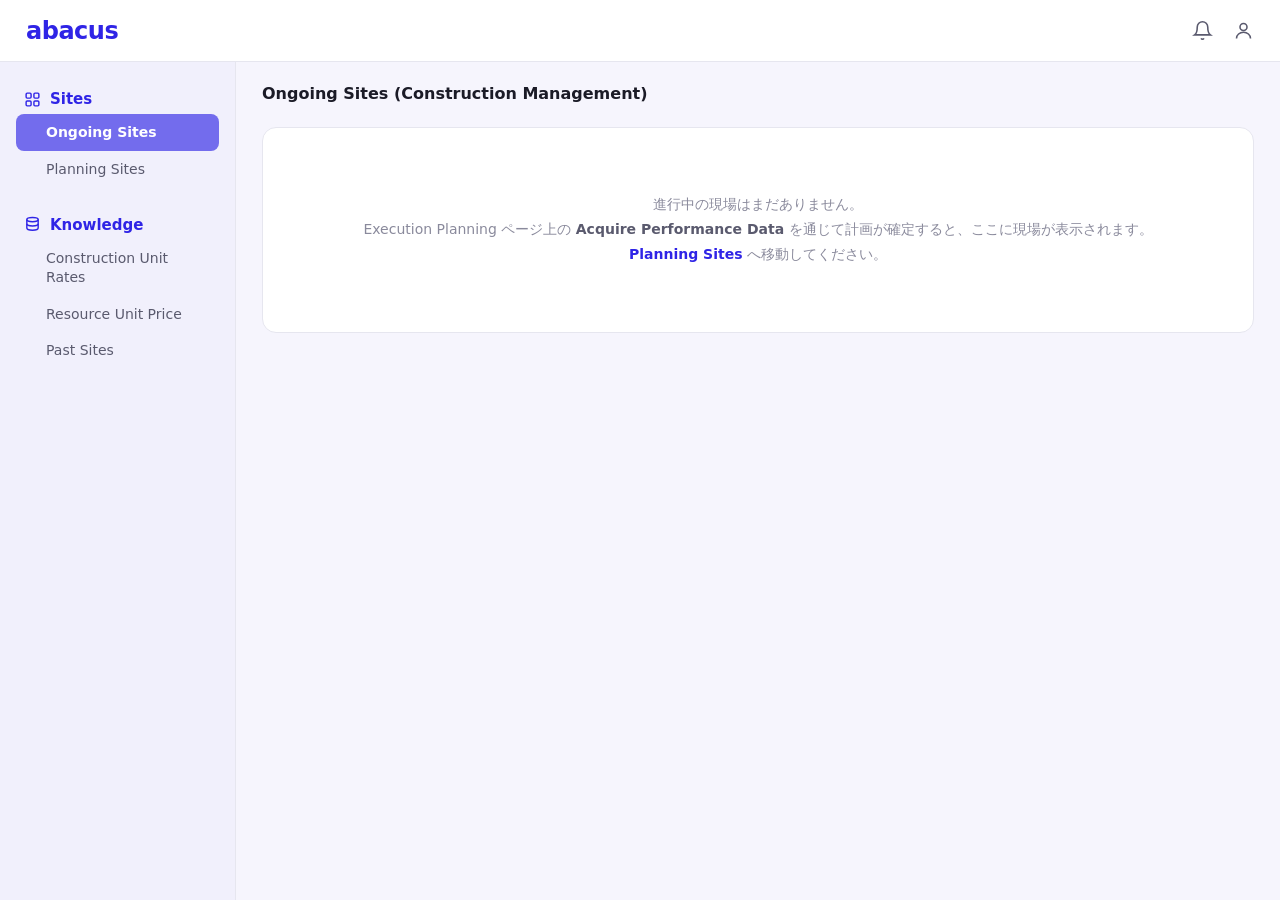
<file: index.html>
<!DOCTYPE html>
<html lang="en">
<head>
<meta charset="UTF-8" />
<meta name="viewport" content="width=device-width, initial-scale=1.0" />
<title>Abacus · Ongoing Sites (Construction Management)</title>
<style>
  /* ---------- Design tokens (shared with cur.html) ---------- */
  :root{
    --white:#FFFFFF;
    --black:#000000;
    --indigo-50:#E5E4FB;
    --indigo-100:#C3C0F6;
    --indigo-200:#9791F1;
    --indigo-300:#736CED;
    --indigo-400:#5148EA;
    --indigo-500:#2F24E6;
    --indigo-600:#1D14C8;
    --indigo-700:#140A94;
    --indigo-800:#0D0765;
    --indigo-900:#07043C;
    --green-500:#28D435;
    --green-600:#1FAD29;
    --teal-500:#19B5A6;
    --gold-600:#A8821B;
    --orange-600:#D98A00;
    --purple-400:#8F88F0;

    --bg-app:#F6F5FD;
    --bg-side:#F1F0FC;
    --line:#E6E6EF;
    --line-strong:#D6D6E2;
    --text:#1B1B27;
    --text-soft:#5A5A6E;
    --text-mute:#8A8A9C;
    --radius:14px;
    --shadow-card:0 1px 2px rgba(16,16,40,.05);
    --font:"Inter","Helvetica Neue","Hiragino Sans","Yu Gothic UI",system-ui,-apple-system,sans-serif;
  }

  *{box-sizing:border-box;}
  html,body{height:100%;}
  body{margin:0;font-family:var(--font);color:var(--text);background:var(--bg-app);-webkit-font-smoothing:antialiased;}
  button{font-family:inherit;cursor:pointer;}

  /* ---------- App shell ---------- */
  .appbar{
    height:62px;display:flex;align-items:center;justify-content:space-between;
    padding:0 26px;background:var(--white);border-bottom:1px solid var(--line);
    position:sticky;top:0;z-index:30;
  }
  .appbar .logo a{text-decoration: none;color: var(--indigo-500);}
  .appbar .logo{font-size:24px;font-weight:800;letter-spacing:-.5px;}
  .appbar-actions{display:flex;align-items:center;gap:20px;}
  .appbar-actions svg{width:21px;height:21px;color:var(--text-soft);}

  .app{display:flex;min-height:calc(100vh - 62px);}

  .sidebar{
    width:236px;flex:0 0 236px;
    background:var(--bg-side);
    border-right:1px solid var(--line);
    padding:22px 16px;
  }
  .nav-group{margin-bottom:22px;}
  .nav-head{
    display:flex;align-items:center;gap:9px;
    color:var(--indigo-500);font-weight:700;font-size:15px;
    padding:6px 8px;
  }
  .nav-head svg{width:17px;height:17px;}
  .nav-item{
    display:block;padding:9px 12px 9px 30px;
    color:var(--text-soft);font-size:14px;border-radius:8px;
    text-decoration:none;line-height:1.35;cursor:pointer;
  }
  .nav-item:hover{background:#EAE9FA;}
  .nav-item.active{
    background:var(--indigo-300);color:var(--white);font-weight:700;
  }

  .main{flex:1;min-width:0;display:flex;flex-direction:column;}
  .content{padding:22px 26px 60px;}
  .page-title{font-size:16px;font-weight:600;color:var(--text);margin:0 0 24px;}

  /* ---------- Site cards ---------- */
  .cards{display:grid;grid-template-columns:repeat(2,minmax(0,1fr));gap:20px;}
  /* empty state — same pattern as the Planning Sites list */
  .empty-cards{
    grid-column:1 / -1;
    background:var(--white);border:1px solid var(--line);border-radius:var(--radius);
    padding:64px 20px;text-align:center;
    font-size:14px;color:var(--text-mute);line-height:1.8;
  }
  .empty-cards b{color:var(--text-soft);}
  .empty-cards a{color:var(--indigo-500);font-weight:600;text-decoration:none;}
  .empty-cards a:hover{text-decoration:underline;}
  @media(max-width:1100px){.cards{grid-template-columns:1fr;}}
  .site-card{
    background:var(--white);border:1px solid var(--line);border-radius:var(--radius);
    padding:16px;box-shadow:var(--shadow-card);min-width:0;
  }
  .site-card:hover{border:1px solid var(--indigo-100);}
  .sc-head{display:flex;align-items:center;justify-content:space-between;gap:12px;margin-bottom:14px;}
  .sc-name{font-size:21px;font-weight:800;}
  .sc-meta{display:flex;align-items:center;gap:14px;font-size:13px;color:var(--text-soft);white-space:nowrap;}
  .sc-meta .updated{display:inline-flex;align-items:center;gap:6px;}
  .sc-meta svg{width:14px;height:14px;}
  .status{font-weight:700;font-size:13px;}
  .status.syncing{color:var(--orange-600);}
  .status.auto{color:var(--indigo-500);}

  .metric{margin-bottom:12px;}
  .metric-row{display:flex;align-items:baseline;justify-content:space-between;gap:12px;margin-bottom:6px;}
  .metric-label{font-size:15px;font-weight:700;}
  .metric-label.dim{color:var(--text-mute);}
  .metric-label.dim b{color:var(--text);}
  .metric-side{font-size:12.5px;color:var(--text-soft);white-space:nowrap;overflow:hidden;text-overflow:ellipsis;}
  .track{height:7px;background:#E9E9F0;border-radius:999px;overflow:hidden;}
  .fill{height:100%;border-radius:999px;background:var(--green-500);}
  .fill.grad{background:linear-gradient(90deg,var(--green-500),var(--teal-500));}

  /* tabs + legend */
  .sc-tabs{display:flex;align-items:center;gap:4px;margin:16px 0 12px;flex-wrap:wrap;}
  .tab{
    background:none;border:none;font-size:14px;font-weight:600;color:var(--text-soft);
    padding:9px 14px;border-bottom:2.5px solid transparent;
  }
  .tab.active{
    background:var(--indigo-50);color:var(--text);font-weight:700;
    border-bottom-color:var(--indigo-500);
  }
  .legend{margin-left:auto;display:flex;align-items:center;gap:16px;font-size:13px;color:var(--text);}
  .legend span{display:inline-flex;align-items:center;gap:7px;}
  .legend i{display:inline-block;width:18px;height:3px;border-radius:2px;}

  .chart{border:1px solid var(--line);border-radius:8px;padding:8px 6px 2px;}
  .chart svg{display:block;width:100%;height:auto;}

  .sc-foot{display:flex;gap:14px;margin-top:16px;}
  .sc-foot button{
    flex:1;display:inline-flex;align-items:center;justify-content:center;gap:4px;
    background:var(--white);border:1.5px solid var(--line-strong);border-radius:8px;
    padding:8px;font-size:14px;font-weight:600;color:var(--text);
  }
  .sc-foot button:hover{border-color:var(--indigo-300);color:var(--indigo-600);}
  .sc-foot svg{width:16px;height:16px;}
</style>
<link rel="stylesheet" href="buttons.css" />
</head>
<body>
<!-- Full-width app header -->
<header class="appbar">
  <div class="logo"><a href="index.html">abacus</a></div>
  <div class="appbar-actions">
    <svg viewBox="0 0 24 24" fill="none" stroke="currentColor" stroke-width="1.8"><path d="M18 8a6 6 0 10-12 0c0 7-3 9-3 9h18s-3-2-3-9"/><path d="M13.7 21a2 2 0 01-3.4 0"/></svg>
    <svg viewBox="0 0 24 24" fill="none" stroke="currentColor" stroke-width="1.8"><circle cx="12" cy="8" r="4"/><path d="M4 21c0-4 3.6-7 8-7s8 3 8 7"/></svg>
  </div>
</header>

<div class="app">
  <!-- Sidebar -->
  <aside class="sidebar">
    <div class="nav-group">
      <div class="nav-head">
        <svg viewBox="0 0 24 24" fill="none" stroke="currentColor" stroke-width="2"><rect x="3" y="3" width="7" height="7" rx="1.5"/><rect x="14" y="3" width="7" height="7" rx="1.5"/><rect x="3" y="14" width="7" height="7" rx="1.5"/><rect x="14" y="14" width="7" height="7" rx="1.5"/></svg>
        Sites
      </div>
      <a href="index.html" class="nav-item active">Ongoing Sites</a>
      <a href="PlanningSitelist.html" class="nav-item">Planning Sites</a>
    </div>
    <div class="nav-group">
      <div class="nav-head">
        <svg viewBox="0 0 24 24" fill="none" stroke="currentColor" stroke-width="2"><ellipse cx="12" cy="5" rx="8" ry="3"/><path d="M4 5v6c0 1.7 3.6 3 8 3s8-1.3 8-3V5"/><path d="M4 11v6c0 1.7 3.6 3 8 3s8-1.3 8-3v-6"/></svg>
        Knowledge
      </div>
      <a href="cur.html" class="nav-item">Construction Unit Rates</a>
      <a class="nav-item">Resource Unit Price</a>
      <a class="nav-item">Past Sites</a>
    </div>
  </aside>

  <!-- Main -->
  <div class="main">
    <main class="content">
      <h1 class="page-title">Ongoing Sites (Construction Management)</h1>
      <div class="cards" id="cards"></div>
    </main>
  </div>
</div>

<script>
/* Demo reset: opening index.html?reset wipes all prototype data
   (abacus.* localStorage keys) and reloads into the clean state. */
if (new URLSearchParams(location.search).has('reset')) {
  Object.keys(localStorage)
    .filter(k => k.startsWith('abacus.'))
    .forEach(k => localStorage.removeItem(k));
  sessionStorage.clear();
  location.replace(location.pathname); // drop the param so refreshes don't re-trigger
}

const ICON = {
  clock:'<svg viewBox="0 0 24 24" fill="none" stroke="currentColor" stroke-width="1.8"><circle cx="12" cy="12" r="9"/><path d="M12 7v5l3 2"/></svg>',
  trend:'<svg viewBox="0 0 24 24" fill="none" stroke="currentColor" stroke-width="2"><path d="M3 17l6-6 4 4 8-8"/><path d="M14 7h7v7"/></svg>',
  cal:'<svg viewBox="0 0 24 24" fill="none" stroke="currentColor" stroke-width="1.8"><rect x="3" y="5" width="18" height="16" rx="2"/><path d="M16 3v4M8 3v4M3 11h18"/></svg>',
  bars:'<svg viewBox="0 0 24 24" fill="none" stroke="currentColor" stroke-width="2"><path d="M5 20V10M12 20V4M19 20v-6"/><path d="M3 20h18"/></svg>'
};

/* ---------- chart builders (static prototype data) ---------- */
const MONTHS = ['25年1月','2月','3月','4月','5月','6月','7月','8月','9月','10月','11月','12月'];

function lineChart(){
  // plot area: x 56..780, y 18..196 (0% bottom .. 100% top)
  const xs = i => 56 + i * 62;
  const pts = {
    purple:[190,158,126,98,76,60,48,40],
    green: [190,162,136,110,90,78,71,70],
    gold:  [190,166,146,124,108,97,89,83]
  };
  const poly = (arr,color)=>`
    <polyline points="${arr.map((y,i)=>`${xs(i)},${y}`).join(' ')}" fill="none" stroke="${color}" stroke-width="2.5" stroke-linejoin="round"/>
    ${arr.map((y,i)=>`<circle cx="${xs(i)}" cy="${y}" r="3.4" fill="${color}"/>`).join('')}`;
  return `
  <svg viewBox="0 0 800 238" xmlns="http://www.w3.org/2000/svg">
    ${[196,107,18].map(y=>`<line x1="50" y1="${y}" x2="790" y2="${y}" stroke="#ECECF2" stroke-dasharray="${y===196?'none':'4 4'}"/>`).join('')}
    <text x="42" y="22" font-size="13" fill="#5A5A6E" text-anchor="end">100%</text>
    <text x="42" y="111" font-size="13" fill="#5A5A6E" text-anchor="end">50%</text>
    <text x="42" y="200" font-size="13" fill="#5A5A6E" text-anchor="end">0%</text>
    ${poly(pts.gold,'var(--gold-600)')}
    ${poly(pts.green,'var(--green-600)')}
    ${poly(pts.purple,'var(--purple-400)')}
    ${MONTHS.map((m,i)=>{
      const x = xs(i);
      if(m==='6月') return `<rect x="${x-22}" y="212" width="44" height="22" rx="11" fill="#E2E2EA"/><text x="${x}" y="227" font-size="13" fill="#1B1B27" text-anchor="middle">6月</text>`;
      return `<text x="${x}" y="227" font-size="13" fill="#5A5A6E" text-anchor="middle">${m}</text>`;
    }).join('')}
  </svg>`;
}

function barChart(){
  // 7 months, dual axis; plot area x 80..720, y 18..196
  const months = ['25年1月','2月','3月','4月','5月','6月','7月'];
  const xs = i => 110 + i * 100;
  const bars = [10,38,28,30,52,80,46]; // % heights; plus tall final bar
  const line = [128,118,110,104,98,92];
  return `
  <svg viewBox="0 0 800 238" xmlns="http://www.w3.org/2000/svg">
    ${[196,107,18].map(y=>`<line x1="72" y1="${y}" x2="728" y2="${y}" stroke="#ECECF2" stroke-dasharray="${y===196?'none':'4 4'}"/>`).join('')}
    <text x="64" y="22" font-size="13" fill="#5A5A6E" text-anchor="end">¥2000万</text>
    <text x="64" y="111" font-size="13" fill="#5A5A6E" text-anchor="end">¥1000万</text>
    <text x="64" y="200" font-size="13" fill="#5A5A6E" text-anchor="end">¥0</text>
    <text x="736" y="22" font-size="13" fill="#5A5A6E">¥500万</text>
    <text x="736" y="111" font-size="13" fill="#5A5A6E">¥250万</text>
    <text x="736" y="200" font-size="13" fill="#5A5A6E">¥0</text>
    <defs>
      <linearGradient id="barG" x1="0" y1="0" x2="0" y2="1">
        <stop offset="0" stop-color="#9A9DA8"/><stop offset="1" stop-color="#C9CBD3"/>
      </linearGradient>
    </defs>
    ${bars.map((h,i)=>{
      const bh = h*1.78, x = xs(i)-17;
      return `<rect x="${x}" y="${196-bh}" width="34" height="${bh}" fill="url(#barG)"/>`;
    }).join('')}
    <rect x="${xs(5)+33}" y="${196-140}" width="34" height="140" fill="url(#barG)"/>
    <polyline points="${line.map((y,i)=>`${xs(i)},${y}`).join(' ')}" fill="none" stroke="var(--purple-400)" stroke-width="2.5"/>
    ${line.map((y,i)=>`<circle cx="${xs(i)}" cy="${y}" r="3.4" fill="var(--purple-400)"/>`).join('')}
    ${months.map((m,i)=>{
      const x = xs(i);
      if(m==='6月') return `<rect x="${x-22}" y="212" width="44" height="22" rx="11" fill="#1B1B27"/><text x="${x}" y="227" font-size="13" fill="#fff" text-anchor="middle">6月</text>`;
      return `<text x="${x}" y="227" font-size="13" fill="#5A5A6E" text-anchor="middle">${m}</text>`;
    }).join('')}
  </svg>`;
}

/* ---------- card template ---------- */
function siteCard(cfg){
  const legendFull = `
    <div class="legend">
      <span>Start <i style="background:var(--green-600)"></i></span>
      <span>Elapsed Time <i style="background:var(--purple-400)"></i></span>
      ${cfg.chart==='line' ? '<span>Total Spending <i style="background:var(--gold-600)"></i></span>' : ''}
    </div>`;
  return `
  <div class="site-card">
    <div class="sc-head">
      <div class="sc-name">${cfg.name || 'Site Name'}</div>
      <div class="sc-meta">
        <span class="updated">${ICON.clock} Last synced: 00:00 mm/dd/yyyy</span>
      </div>
    </div>

    <div class="metric">
      <div class="metric-row">
        <span class="metric-label ${cfg.dimStart?'dim':''}">${cfg.jp?'着手率':'Start Rate'}: <b>50%</b></span>
      </div>
      <div class="track"><div class="fill" style="width:50%"></div></div>
    </div>
    <div class="metric">
      <div class="metric-row">
        <span class="metric-label">${cfg.jp?'時間経過率':'Time Elapsed Rate'}: <b>60%</b></span>
        <span class="metric-side">Construction Period: 2025/10/01-2026/0930</span>
      </div>
      <div class="track"><div class="fill" style="width:60%"></div></div>
    </div>
    <div class="metric">
      <div class="metric-row">
        <span class="metric-label">Total Expenditure Rate: <b>75%</b></span>
        <span class="metric-side">Estimated Amount: $128,940&ensp;Expenditure Amount: $128,940</span>
      </div>
      <div class="track"><div class="fill grad" style="width:75%"></div></div>
    </div>

    <div class="sc-tabs">
      <button class="tab ${cfg.chart==='line'?'active':''}" data-tab="line">Construction Progress</button>
      <button class="tab ${cfg.chart==='bar'?'active':''}" data-tab="bar">Expenditure</button>
      ${legendFull}
    </div>

    <div class="chart">${cfg.chart==='line' ? lineChart() : barChart()}</div>

    <div class="sc-foot">
      <button onclick="openActuals('${cfg.siteId || 'demo'}','cumulative')">${ICON.trend} Actuals (Overall)</button>
      <button onclick="openActuals('${cfg.siteId || 'demo'}','daily')">${ICON.cal} Actuals (Daily)</button>
      <button onclick="openActuals('${cfg.siteId || 'demo'}','summary')">${ICON.bars} Actuals (Summary)</button>
    </div>
  </div>`;
}

function openActuals(siteId, tab){
  location.href = 'actuals.html?siteId=' + encodeURIComponent(siteId) + '&tab=' + tab;
}

// Ongoing Sites shows ONLY sites finalized via [Acquire Performance Data].
function finalizedSiteCards(){
  try{
    const sites = JSON.parse(localStorage.getItem('abacus.sites') || '[]');
    return sites.filter(s => {
      try{
        const snap = JSON.parse(localStorage.getItem('abacus.planning.' + s.id) || 'null');
        return !!(snap && (snap.acquired || (snap.actuals && snap.actuals.finalized)));
      }catch(_e){ return false; }
    }).map(s => ({ name:s.name, siteId:s.id, status:'Auto Acquiring', chart:'line', updated:'Updated just now' }));
  }catch(_e){ return []; }
}
const CARDS = finalizedSiteCards();

const wrap = document.getElementById('cards');
if (CARDS.length){
  wrap.innerHTML = CARDS.map(siteCard).join('');
} else {
  wrap.innerHTML = `
    <div class="empty-cards">
      進行中の現場はまだありません。<br>
      Execution Planning ページ上の <b>Acquire Performance Data</b> を通じて計画が確定すると、ここに現場が表示されます。<br>
      <a href="PlanningSitelist.html">Planning Sites</a> へ移動してください。
    </div>`;
}

// tab switching swaps the chart inside the same card
wrap.addEventListener('click',e=>{
  const tab = e.target.closest('.tab');
  if(!tab) return;
  const card = tab.closest('.site-card');
  card.querySelectorAll('.tab').forEach(t=>t.classList.toggle('active',t===tab));
  card.querySelector('.chart').innerHTML = tab.dataset.tab==='bar' ? barChart() : lineChart();
});
</script>
</body>
</html>
</file>
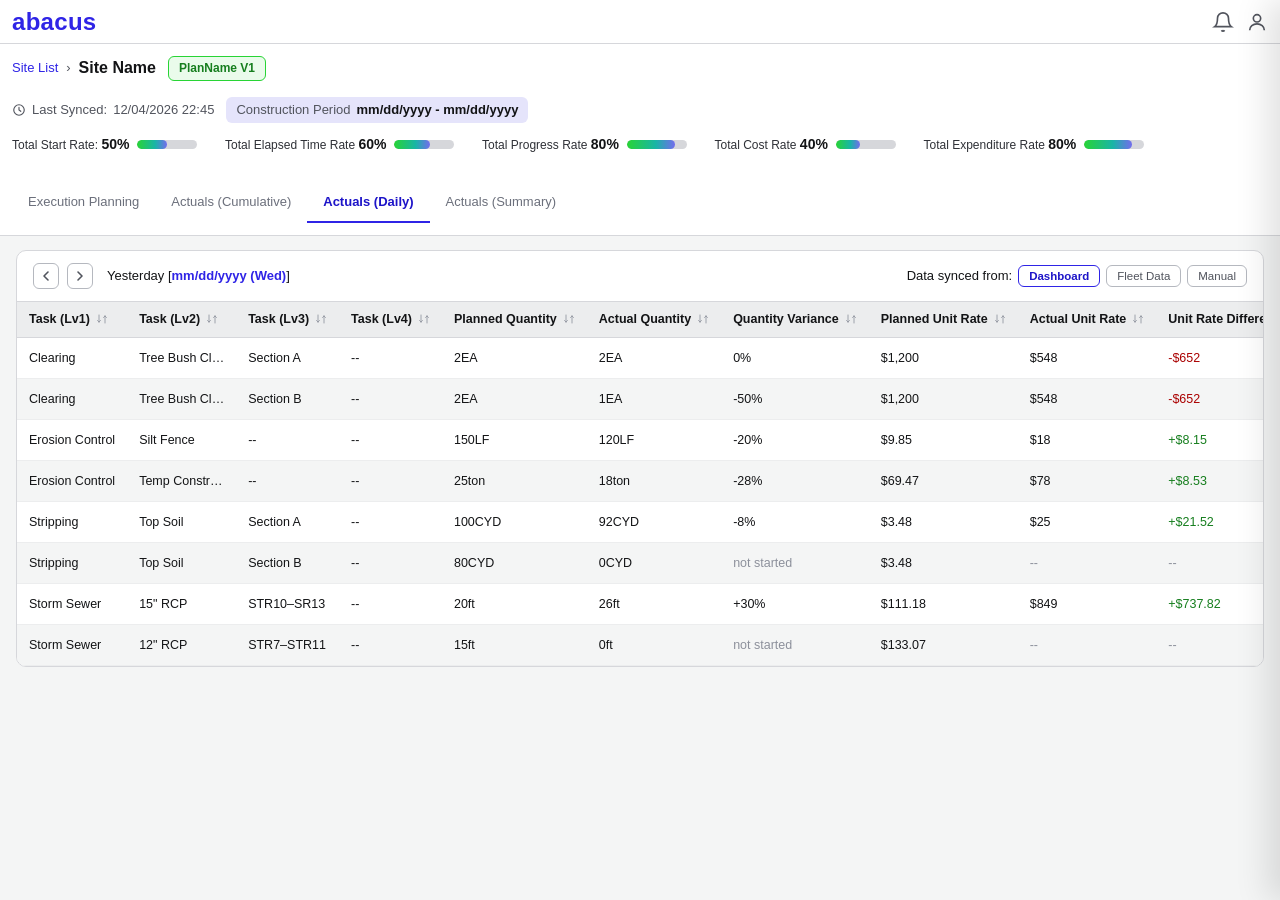
<file: actuals.html>
<!DOCTYPE html>
<html lang="en">
<head>
<meta charset="UTF-8" />
<meta name="viewport" content="width=1440, initial-scale=1" />
<title>Abacus — Actuals (Prototype)</title>
<style>
  /* ---------- Color tokens (same as planning.html) ---------- */
  :root {
    --indigo-50:#E5E4FB; --indigo-100:#C3C0F6; --indigo-200:#9791F1;
    --indigo-300:#736CED; --indigo-400:#5148EA; --indigo-500:#2F24E6;
    --indigo-600:#1D14C8; --indigo-700:#140A94; --indigo-800:#0D0765;
    --indigo-900:#07043C;
    --white:#FFFFFF; --black:#000000;
    --neutral-50:#F4F5F5; --neutral-100:#ECEDEE; --neutral-200:#D6D7DB;
    --neutral-300:#B5B8BF; --neutral-400:#A0A3AC; --neutral-500:#8C909B;
    --neutral-600:#6B6F7B; --neutral-700:#51545D; --neutral-800:#2F3137;
    --neutral-900:#131416;
    --red-50:#FCEDED; --red-100:#F7CCCC; --red-300:#F18A8F; --red-500:#D50000; --red-600:#AA0000;
    --green-50:#EAFBEB; --green-100:#D0F6D3; --green-500:#28D435; --green-700:#167E1E;
  }
  * { box-sizing:border-box; }
  html, body {
    margin:0; padding:0; height:100%;
    background:var(--neutral-50); color:var(--neutral-900);
    font-family:-apple-system, BlinkMacSystemFont, "Segoe UI", Roboto, "Helvetica Neue", Arial, sans-serif;
    font-size:13px; line-height:1.4;
  }

  /* ---------- Top header ---------- */
  .topbar {
    height:44px; background:var(--white); color:var(--indigo-500); border-bottom:1px solid var(--neutral-200);
    display:flex; align-items:center; padding:12px;
  }
  .topbar a { text-decoration:none; color:var(--indigo-500); }
  .topbar .brand { font-weight:700; letter-spacing:.3px; font-size:24px; }
  .topbar .right { margin-left:auto; display:flex; gap:12px; align-items:center; color:var(--neutral-700); }

  /* ---------- Page header ---------- */
  .page-header { background:var(--white); border-bottom:1px solid var(--neutral-200); padding:12px; display:flex;flex-direction:column;gap:16px; }
  .breadcrumb { font-size:13px; color:var(--neutral-600); display:flex; align-items:center; gap:8px; }
  .breadcrumb a { color:var(--indigo-500); text-decoration:none; cursor:pointer; }
  .breadcrumb a:hover { text-decoration:underline; }
  .breadcrumb .sep { color:var(--neutral-700); }
  .breadcrumb #crumbSiteName { font-size:16px; font-weight:600; color:var(--neutral-900); }
  /* plan name (set on the planning page) shown as a green tag */
  .breadcrumb .plan-pill {
    margin-left:4px; padding:3px 10px;
    background:var(--green-50); border:1px solid var(--green-500);
    color:var(--green-700); border-radius:6px; font-weight:600; font-size:12px;
  }

  /* tabs */
  .tabs-row { display:flex; align-items:center; justify-content:space-between; margin-top:12px; }
  .tabs { display:flex; gap:0; }
  .tab {
    padding:10px 16px; font-size:13px; color:var(--neutral-600);
    cursor:pointer; border-bottom:2px solid transparent; font-weight:500;
  }
  .tab:hover { color:var(--neutral-900); }
  .tab.active { color:var(--indigo-600); border-bottom-color:var(--indigo-500); font-weight:600; }

  /* ---------- Actuals shared header ---------- */
  .actuals-meta {display:flex; flex-direction:column; gap:12px;}
  .actuals-meta .chips { display:flex; align-items:center; gap:12px; }
  /* Last Synced — plain text with clock icon (no chip) */
  .meta-plain {
    display:inline-flex; align-items:center; gap:6px;
    font-size:13px; color:var(--neutral-700);
  }
  .meta-plain .ic { width:14px; height:14px; }
  .actuals-chip {
    display:inline-flex; align-items:center; gap:6px;
    background:var(--indigo-50); border-radius:6px; padding:4px 10px;
    font-size:13px; color:var(--neutral-700);
  }
  .actuals-chip strong { color:var(--neutral-900); }
  .actuals-chip .ic { width:13px; height:13px; }
  /* KPI row — five KPIs on a single line across the full width,
     bar right after the value; bars flex-shrink to keep one row */
  .kpi-bar {padding:0;margin:0;}
  .kpi { display:inline-flex; align-items:center; gap:8px; font-size:12px; color:var(--neutral-800); white-space:nowrap; flex:1 1 auto; min-width:0; margin-right:24px}
  .kpi p { margin:0; }
  .kpi strong { color:var(--neutral-900); font-size:14px; font-weight:700; }
  .kpi .track { height:9px; border-radius:999px; background:var(--neutral-200); overflow:hidden; flex:1 1 60px; width:60px; }
  .kpi .fill, .actuals-cellbar .fill {
    height:100%; border-radius:999px;
    background:linear-gradient(90deg, var(--green-500), #19B5A6 60%, var(--indigo-300));
  }

  /* ---------- Panels / cards / tables (same look as planning's actuals) ---------- */
  .actuals-panel { display:none; }
  .actuals-panel.show { display:block; }
  .actuals-card {
    background:var(--white); border:1px solid var(--neutral-200); border-radius:10px;
    margin:14px 16px; overflow:hidden;
  }
  .actuals-subhead {
    display:flex; align-items:center; gap:14px; flex-wrap:wrap;
    padding:12px 16px; border-bottom:1px solid var(--neutral-200); font-size:13px;
  }
  .actuals-subhead .spacer { flex:1; }
  .actuals-date { color:var(--indigo-500); font-weight:700; cursor:pointer; }
  .actuals-date:hover { text-decoration:underline; }
  .actuals-scroll { overflow-x:auto; }
  table.actuals-table { width:100%; border-collapse:collapse; font-size:12.5px; }
  table.actuals-table th {
    background:var(--neutral-100); color:var(--neutral-900); font-weight:700; text-align:left;
    padding:9px 12px; border-bottom:1px solid var(--neutral-200); white-space:nowrap;
  }
  table.actuals-table td {
    padding:10px 12px; border-bottom:1px solid var(--neutral-100);
    color:var(--neutral-900); white-space:nowrap; vertical-align:middle;
  }
  table.actuals-table tbody tr:nth-child(even) td { background:var(--neutral-50); }
  .th-sort { display:inline-flex; vertical-align:-2px; margin-left:6px; color:var(--neutral-500); cursor:pointer; }
  .th-sort svg { width:12px; height:12px; }
  .diff-neg { color:var(--red-600); }
  .diff-pos { color:var(--green-700); }
  .muted-na { color:var(--neutral-500); }
  .actuals-cellbar { display:inline-flex; align-items:center; gap:8px; }
  .actuals-cellbar .track { width:80px; height:8px; border-radius:999px; background:var(--neutral-200); overflow:hidden; flex:0 0 auto; }
  .actuals-cellbar b { min-width:38px; font-weight:600; }

  .chip-toggle {
    background:var(--white); border:1px solid var(--neutral-300); border-radius:6px;
    padding:4px 10px; font-size:11.5px; color:var(--neutral-700); cursor:pointer;
  }
  .chip-toggle:hover { border-color:var(--indigo-300); }
  .chip-toggle.selected { border:1.5px solid var(--indigo-500); color:var(--indigo-600); font-weight:600; }
  .chip-toggle.selected-solid { background:var(--indigo-500); border-color:var(--indigo-500); color:var(--white); font-weight:600; }
  .chips-inline { display:inline-flex; align-items:center; gap:6px; }

  .day-nav { display:inline-flex; align-items:center; gap:8px; }
  .day-nav button {
    width:26px; height:26px; border:1px solid var(--neutral-300); border-radius:6px;
    background:var(--white); color:var(--neutral-700); display:inline-flex; align-items:center; justify-content:center;
    cursor:pointer; padding:0;
  }
  .day-nav button:hover { border-color:var(--indigo-400); color:var(--indigo-600); }
  .day-nav svg { width:12px; height:12px; }

  /* ---------- Summary table ---------- */
  .as-controls { display:flex; align-items:center; flex-wrap:wrap; padding:12px 16px; border-bottom:1px solid var(--neutral-200); font-size:12.5px; }
  .as-controls label.radio { display:inline-flex; align-items:center; gap:6px; cursor:pointer; color:var(--neutral-800); }
  .as-controls input[type=radio] { accent-color:var(--indigo-500); }
  .as-controls .date-range { display:inline-flex; align-items:center; gap:6px; }
  .as-controls .date-range input {
    width:110px; border:1px solid var(--neutral-300); border-radius:6px; padding:5px 8px;
    font-size:12px; font-family:inherit; color:var(--neutral-900);
  }
  .as-controls .src-label { color:var(--neutral-600); }
  .as-controls .synced-note { font-size:11px; color:var(--neutral-500); }
  table.as-table { border-collapse:collapse; font-size:12px; min-width:100%; }
  table.as-table th, table.as-table td {
    border-bottom:1px solid var(--neutral-100); padding:8px 10px; white-space:nowrap;
    background:var(--white); color:var(--neutral-900); text-align:left;
  }
  table.as-table thead th { background:var(--neutral-100); font-weight:700; border-bottom:1px solid var(--neutral-200); }
  table.as-table .day-col { text-align:center; min-width:44px; }
  table.as-table .offday { background:var(--red-50) !important; }
  table.as-table .na { color:var(--red-300); font-style:italic; text-align:center; }
  table.as-table .as-c1, table.as-table .as-c2, table.as-table .as-c3,
  table.as-table .as-c4, table.as-table .as-c5 { position:sticky; z-index:2; }
  table.as-table thead .as-c1, table.as-table thead .as-c2, table.as-table thead .as-c3,
  table.as-table thead .as-c4, table.as-table thead .as-c5 { z-index:3; }
  table.as-table .as-c1 { left:0;     min-width:130px; max-width:130px; }
  table.as-table .as-c2 { left:130px; min-width:86px;  max-width:86px; }
  table.as-table .as-c3 { left:216px; min-width:86px;  max-width:86px; }
  table.as-table .as-c4 { left:302px; min-width:104px; max-width:104px; }
  table.as-table .as-c5 { left:406px; min-width:104px; max-width:104px; border-right:1px solid var(--neutral-300); }
  table.as-table tr.as-group td {
    background:var(--indigo-700) !important; color:var(--white); font-weight:700; border-bottom:none;
  }
  table.as-table tr.as-group td.na, table.as-table tr.as-group td.offday { background:var(--indigo-700) !important; color:var(--white); }

  /* ---------- Drawer (Actuals by Resource) ---------- */
  .drawer-scrim {
    position:fixed; inset:0; background:rgba(19,20,22,.35); z-index:94;
    opacity:0; pointer-events:none; transition:opacity .2s ease;
  }
  .drawer-scrim.show { opacity:1; pointer-events:auto; }
  .drawer {
    position:fixed; top:0; right:0; bottom:0; width:min(900px, 80vw); width:90vw;
    background:var(--white); border-left:1px solid var(--neutral-200);
    box-shadow:-12px 0 32px rgba(0,0,0,.12); transform:translateX(100%);
    transition:transform .22s ease; z-index:95; display:flex; flex-direction:column;
  }
  .drawer.show { transform:translateX(0); }
  .drawer-header {
    padding:14px 20px; border-bottom:1px solid var(--neutral-200);
    display:flex; align-items:flex-start; justify-content:space-between;
  }
  .drawer-body { padding:18px 20px; overflow-y:auto; flex:1; font-size:13px; color:var(--neutral-800); }
  .rd-crumb { font-size:13px; display:flex; align-items:center; gap:8px; }
  .rd-crumb a { color:var(--indigo-500); text-decoration:none; cursor:pointer; }
  .rd-meta { display:flex; align-items:center; gap:14px; margin-bottom:14px; }
  .rd-meta .date { color:var(--indigo-500); font-weight:700; }
  .rd-section { border-top:1px solid var(--neutral-200); margin-top:20px; padding-top:14px; }
  .rd-section-head { display:flex; align-items:center; gap:10px; margin-bottom:8px; }
  .rd-section-head h4 { margin:0; font-size:14.5px; font-weight:700; color:var(--neutral-900); }
  .rd-section-head .meta { margin-left:auto; display:inline-flex; align-items:center; gap:6px; font-size:11px; color:var(--neutral-600); }
  .rd-edit {
    background:none; color:var(--indigo-400); cursor:pointer; padding:2px;
    display:inline-flex; border:1px solid var(--indigo-200); border-radius:5px;
  }
  .rd-edit svg { width:13px; height:13px; }
  .rd-details-btn { margin-top:10px; }
  .rd-details-btn .rd-chev { font-size:10px; margin-left:4px; }
  /* expandable Details block per resource section (collapsed by default) */
  .rd-details { margin-top:14px; }
  .rd-details[hidden] { display:none; }
  .rd-details-label { color:var(--indigo-500); font-size:13px; margin-bottom:8px; }
  .cell-warn { background:var(--red-50) !important; }
  .cell-warn .cw { display:flex; align-items:center; justify-content:space-between; gap:12px; }
  .warn-ic { display:inline-flex; color:#E07A00; }
  .warn-ic svg { width:14px; height:14px; }
  .op-dist { display:inline-flex; width:130px; height:10px; border-radius:2px; overflow:hidden; }
  .op-dist i { height:100%; display:block; }
  .info-ic { display:inline-flex; vertical-align:-2px; margin-left:4px; color:var(--neutral-500); }
  .info-ic svg { width:13px; height:13px; }
  .icon-x { background:none; border:none; cursor:pointer; color:var(--neutral-600); padding:4px; }
  .icon-x:hover { color:var(--neutral-900); }
  .icon-x svg { width:16px; height:16px; }

  /* ---------- Toast (same as planning.html) ---------- */
  .toast {
    position:fixed; bottom:32px; right:24px; left:auto;
    background:var(--white); border:1.5px solid var(--neutral-300);
    border-radius:8px; padding:12px 14px 12px 12px;
    display:none; align-items:flex-start; gap:10px;
    min-width:280px; max-width:420px; z-index:200;
    box-shadow:0 8px 24px rgba(0,0,0,.12);
    color:var(--neutral-900); font-size:13px;
    transform:translateY(8px); opacity:0;
    transition:opacity .2s ease, transform .2s ease;
  }
  .toast.show { display:flex; opacity:1; transform:translateY(0); }
  .toast .t-icon { flex-shrink:0; width:22px; height:22px; display:inline-flex; align-items:center; justify-content:center; }
  .toast .t-icon svg { width:22px; height:22px; }
  .toast .t-title { font-size:14px; font-weight:700; line-height:1.35; }
  .toast .t-close {
    background:transparent; border:none; cursor:pointer; color:var(--neutral-600);
    width:22px; height:22px; display:flex; align-items:center; justify-content:center;
    padding:0; font-size:18px; line-height:1; flex-shrink:0;
  }
  .toast.success { border-color:var(--green-500); }
  .toast.success .t-icon { color:var(--green-500); }
</style>
<link rel="stylesheet" href="buttons.css" />
</head>
<body>

<div class="topbar">
  <span class="brand"><a href="index.html">abacus</a></span>
  <div class="right">
    <svg width="22" height="22" viewBox="0 0 24 24" fill="none" stroke="#51545D" stroke-width="1.8"><path d="M18 8a6 6 0 10-12 0c0 7-3 9-3 9h18s-3-2-3-9"/><path d="M13.7 21a2 2 0 01-3.4 0"/></svg>
    <svg width="22" height="22" viewBox="0 0 24 24" fill="none" stroke="#51545D" stroke-width="1.8"><circle cx="12" cy="8" r="4"/><path d="M4 21c0-4 3.6-7 8-7s8 3 8 7"/></svg>
  </div>
</div>

<div class="page-header">
  <div class="breadcrumb">
    <a href="index.html">Site List</a>
    <span class="sep">›</span>
    <p id="crumbSiteName" style="margin:0;">Site Name</p>
    <span id="planPill" class="plan-pill">PlanName V1</span>
  </div>

  <!-- shared Actuals header -->
  <div class="actuals-meta">
    <div class="chips">
      <span class="meta-plain">
        <svg class="ic" viewBox="0 0 16 16" fill="none"><circle cx="8" cy="8" r="6" stroke="currentColor" stroke-width="1.3"/><path d="M8 5v3l2 1.5" stroke="currentColor" stroke-width="1.3" stroke-linecap="round"/></svg>
        Last Synced: <span id="actSyncedAt">00:00 mm/dd/yyyy</span>
      </span>
      <span class="actuals-chip">Construction Period <strong>mm/dd/yyyy - mm/dd/yyyy</strong></span>
    </div>
    <ul class="kpi-bar">
      <li class="kpi"><p>Total Start Rate: <strong>50%</strong></p><span class="track"><span class="fill" style="display:block;width:50%"></span></span></li>
      <li class="kpi"><p>Total Elapsed Time Rate <strong>60%</strong></p><span class="track"><span class="fill" style="display:block;width:60%"></span></span></li>
      <li class="kpi"><p>Total Progress Rate <strong>80%</strong></p><span class="track"><span class="fill" style="display:block;width:80%"></span></span></li>
      <li class="kpi"><p>Total Cost Rate <strong>40%</strong></p><span class="track"><span class="fill" style="display:block;width:40%"></span></span></li>
      <li class="kpi"><p>Total Expenditure Rate <strong>80%</strong></p><span class="track"><span class="fill" style="display:block;width:80%"></span></span></li>
    </div>
  </ul>

  <div class="tabs-row">
    <div class="tabs" id="mainTabs">
      <div class="tab" data-tab="planning">Execution Planning</div>
      <div class="tab" data-tab="cumulative">Actuals (Cumulative)</div>
      <div class="tab active" data-tab="daily">Actuals (Daily)</div>
      <div class="tab" data-tab="summary">Actuals (Summary)</div>
    </div>
  </div>
</div>

<main>
  <div id="panelCumulative" class="actuals-panel"></div>
  <div id="panelDaily" class="actuals-panel"></div>
  <div id="panelSummary" class="actuals-panel"></div>
</main>

<!-- Actuals by Resource drawer -->
<div id="actResDrawerScrim" class="drawer-scrim" onclick="closeActResDrawer()"></div>
<aside id="actResDrawer" class="drawer">
  <div class="drawer-header">
    <div class="rd-crumb">
      <a onclick="closeActResDrawer()">Daily Actuals</a>
      <span class="sep">›</span>
      <span>Actuals by Resource</span>
    </div>
    <button class="icon-x" onclick="closeActResDrawer()" title="Close">
      <svg viewBox="0 0 20 20" fill="none"><path d="M5 5l10 10M15 5L5 15" stroke="currentColor" stroke-width="1.6" stroke-linecap="round"/></svg>
    </button>
  </div>
  <div class="drawer-body" id="actResBody"></div>
</aside>

<!-- Toast -->
<div id="toast" class="toast" role="status" aria-live="polite">
  <span class="t-icon" id="tIcon"></span>
  <div class="t-body"><div class="t-title" id="tTitle"></div></div>
  <button class="t-close" id="tClose" type="button" aria-label="Close">×</button>
</div>

<script>
/* ============================================================
   Actuals — the post-finalization workspace for one site.
   Reads/writes the same per-site snapshot: abacus.planning.<siteId>
============================================================ */
const $ = id => document.getElementById(id);

function ts(){
  const d = new Date(), p = n => String(n).padStart(2,'0');
  return `${p(d.getMonth()+1)}/${p(d.getDate())}/${d.getFullYear()} ${p(d.getHours())}:${p(d.getMinutes())}`;
}

/* ---- toast (planning.html behavior) ---- */
const TOAST_ICONS = {
  success:'<svg viewBox="0 0 22 22" fill="none"><circle cx="11" cy="11" r="9.25" stroke="currentColor" stroke-width="1.5"/><path d="m6.5 11.5 3 3 6-6.5" stroke="currentColor" stroke-width="1.7" stroke-linecap="round" stroke-linejoin="round"/></svg>'
};
let _toastTimer;
function toast(msg, kind){
  kind = kind || 'success';
  $('tIcon').innerHTML = TOAST_ICONS.success;
  $('tTitle').textContent = msg || '';
  $('toast').className = 'toast show ' + kind;
  clearTimeout(_toastTimer);
  _toastTimer = setTimeout(() => { $('toast').className = 'toast'; }, 5000);
}
$('tClose').addEventListener('click', () => { $('toast').className = 'toast'; });

/* ---- per-site state ---- */
const SITE_ID = new URLSearchParams(location.search).get('siteId')
  || localStorage.getItem('abacus.currentSiteId') || 'demo';
const STORE_KEY = 'abacus.planning.' + SITE_ID;

let snap = null;
try { snap = JSON.parse(localStorage.getItem(STORE_KEY) || 'null'); } catch(_e) { snap = null; }
if (!snap) snap = {};                       // demo fallback — render with sample data, no persist for unknown sites
const PERSIST = SITE_ID !== 'demo';

let _saveTimer;
function persist(){
  if (!PERSIST) return;
  clearTimeout(_saveTimer);
  _saveTimer = setTimeout(() => {
    try { localStorage.setItem(STORE_KEY, JSON.stringify(snap)); } catch(_e) {}
  }, 300);
}

/* ---- sample data (seeded once into the snapshot) ---- */
const ACT_CUM_ROWS = [
  {lv1:'Clearing', lv2:'Tree Bush Cl…', lv3:'Section A', lv4:'--', eq:'10EA', eur:'$1,200', ea:'$12,000', aq:'6EA', aur:'$548', aa:'$3,288', diff:'−$8,712', prog:60, cost:27, exp:27},
  {lv1:'Clearing', lv2:'Tree Bush Cl…', lv3:'Section B', lv4:'--', eq:'10EA', eur:'$1,200', ea:'$12,000', aq:'6EA', aur:'$548', aa:'$3,288', diff:'−$8,712', prog:60, cost:27, exp:27},
  {lv1:'Erosion Control', lv2:'Silt Fence', lv3:'--', lv4:'--', eq:'1,523LF', eur:'$9.85', ea:'$15,000', aq:'525LF', aur:'$18', aa:'$9,450', diff:'-$5,550', prog:34, cost:63, exp:63},
  {lv1:'Erosion Control', lv2:'Temp Constr…', lv3:'--', lv4:'--', eq:'226.25ton', eur:'$69.47', ea:'$15,717', aq:'113ton', aur:'$78', aa:'$8,814', diff:'-$6,903', prog:49, cost:56, exp:56},
  {lv1:'Stripping', lv2:'Top Soil', lv3:'Section A', lv4:'--', eq:'1,000CYD', eur:'$3.48', ea:'$3,476', aq:'392CYD', aur:'$25', aa:'$9,800', diff:'-$22', prog:39, cost:282, exp:281},
  {lv1:'Stripping', lv2:'Top Soil', lv3:'Section B', lv4:'--', eq:'600CYD', eur:'$3.48', ea:'$2,085', aq:'0CYD', aur:null, aa:'$0', diff:null, prog:0, cost:0, exp:0},
  {lv1:'Storm Sewer', lv2:'15&quot; RCP', lv3:'STR10–SR13', lv4:'--', eq:'152ft', eur:'$111.18', ea:'$16,900', aq:'26ft', aur:'$849', aa:'$22,074', diff:'+$738', prog:17, cost:130, exp:130},
  {lv1:'Storm Sewer', lv2:'12&quot; RCP', lv3:'STR7–STR11', lv4:'--', eq:'72ft', eur:'$133.07', ea:'$9,581', aq:'0ft', aur:null, aa:'$0', diff:null, prog:0, cost:0, exp:0}
];
const ACT_DAILY_ROWS = [
  {lv1:'Clearing', lv2:'Tree Bush Cl…', lv3:'Section A', lv4:'--', pq:'2EA', aq:'2EA', qv:'0%', pur:'$1,200', aur:'$548', urd:'-$652'},
  {lv1:'Clearing', lv2:'Tree Bush Cl…', lv3:'Section B', lv4:'--', pq:'2EA', aq:'1EA', qv:'-50%', pur:'$1,200', aur:'$548', urd:'-$652'},
  {lv1:'Erosion Control', lv2:'Silt Fence', lv3:'--', lv4:'--', pq:'150LF', aq:'120LF', qv:'-20%', pur:'$9.85', aur:'$18', urd:'+$8.15'},
  {lv1:'Erosion Control', lv2:'Temp Constr…', lv3:'--', lv4:'--', pq:'25ton', aq:'18ton', qv:'-28%', pur:'$69.47', aur:'$78', urd:'+$8.53'},
  {lv1:'Stripping', lv2:'Top Soil', lv3:'Section A', lv4:'--', pq:'100CYD', aq:'92CYD', qv:'-8%', pur:'$3.48', aur:'$25', urd:'+$21.52'},
  {lv1:'Stripping', lv2:'Top Soil', lv3:'Section B', lv4:'--', pq:'80CYD', aq:'0CYD', qv:null, pur:'$3.48', aur:null, urd:null},
  {lv1:'Storm Sewer', lv2:'15&quot; RCP', lv3:'STR10–SR13', lv4:'--', pq:'20ft', aq:'26ft', qv:'+30%', pur:'$111.18', aur:'$849', urd:'+$737.82'},
  {lv1:'Storm Sewer', lv2:'12&quot; RCP', lv3:'STR7–STR11', lv4:'--', pq:'15ft', aq:'0ft', qv:null, pur:'$133.07', aur:null, urd:null}
];

/* seed once: actuals data attaches to the site snapshot */
if (!snap.actuals) snap.actuals = { finalized:true };
if (!snap.actuals.cumulative){
  Object.assign(snap.actuals, {
    cumulative: ACT_CUM_ROWS,
    daily: { 'mm/dd/yyyy': ACT_DAILY_ROWS },
    dataSource: 'Dashboard',
    summarySource: 'Simulation',
    summaryCategory: 'Transport Vehicle',
    lastSyncedAt: snap.actuals.lastSyncedAt || ts()
  });
  persist();
}
const A = snap.actuals;

/* ---- header ---- */
(function initHeader(){
  try {
    const sites = JSON.parse(localStorage.getItem('abacus.sites') || '[]');
    const s = sites.find(x => x.id === SITE_ID);
    if (s && s.name) $('crumbSiteName').textContent = s.name;
  } catch(_e) {}
  $('planPill').textContent = A.planName || 'PlanName V1';
  $('actSyncedAt').textContent = A.lastSyncedAt || '00:00 mm/dd/yyyy';
})();

/* ---- shared bits ---- */
const SORT_ICON = '<span class="th-sort" title="Sort (prototype)"><svg viewBox="0 0 24 24" fill="none"><path d="M6 4v14M6 18l-3-3M6 18l3-3M18 20V6M18 6l-3 3M18 6l3 3" stroke="currentColor" stroke-width="1.6" stroke-linecap="round" stroke-linejoin="round"/></svg></span>';
const REFRESH_ICON = '<svg viewBox="0 0 20 20" fill="none" style="width:14px;height:14px;"><path d="M16 10a6 6 0 1 1-1.76-4.24M16 2v4h-4" stroke="currentColor" stroke-width="1.6" stroke-linecap="round" stroke-linejoin="round"/></svg>';
const EXPORT_ICON = '<svg viewBox="0 0 20 20" fill="none" style="width:14px;height:14px;"><path d="M10 13V3M10 3 6 7M10 3l4 4M4 14v2a1 1 0 0 0 1 1h10a1 1 0 0 0 1-1v-2" stroke="currentColor" stroke-width="1.6" stroke-linecap="round" stroke-linejoin="round"/></svg>';
const PENCIL_ICON = '<svg viewBox="0 0 20 20" fill="none"><path d="M12.8 3.7a1.8 1.8 0 0 1 2.5 2.5L7 14.5l-3.4.9.9-3.4 8.3-8.3z" stroke="currentColor" stroke-width="1.4" stroke-linejoin="round"/></svg>';

function actCellBar(p){
  return `<span class="actuals-cellbar"><b>${p}%</b><span class="track"><span class="fill" style="display:block;width:${Math.min(p,100)}%"></span></span></span>`;
}
function actDiff(v){
  if (v == null) return '<span class="muted-na">--</span>';
  return `<span class="${v.startsWith('+') ? 'diff-pos' : 'diff-neg'}">${v}</span>`;
}

/* ---- tabs ---- */
const PANEL_IDS = { cumulative:'panelCumulative', daily:'panelDaily', summary:'panelSummary' };
function switchTab(name){
  if (name === 'planning'){
    // back to a FRESH Execution Planning page — the submitted plan was archived here
    location.href = 'planning.html?siteId=' + encodeURIComponent(SITE_ID);
    return;
  }
  document.querySelectorAll('#mainTabs .tab').forEach(t => t.classList.toggle('active', t.dataset.tab === name));
  Object.entries(PANEL_IDS).forEach(([n, id]) => $(id).classList.toggle('show', n === name));
  const panel = $(PANEL_IDS[name]);
  if (panel.dataset.rendered !== '1'){
    panel.dataset.rendered = '1';
    if (name === 'cumulative') renderCumulative(panel);
    if (name === 'daily')      renderDaily(panel);
    if (name === 'summary')    renderSummary(panel);
  }
}
$('mainTabs').addEventListener('click', e => {
  const t = e.target.closest('.tab');
  if (t) switchTab(t.dataset.tab);
});

/* ---- Tab: Cumulative ---- */
function renderCumulative(panel){
  const HEAD = ['Task (Lv1)','Task (Lv2)','Task (Lv3)','Task (Lv4)','Estimated Quantity','Estimated Unit Rate','Estimated Amount','Actual Quantity','Actual Unit Rate','Actual Amount','Amount Difference','Progress Rate','Cost Rate','Expenditure Rate'];
  panel.innerHTML = `
  <div class="actuals-card">
    <div class="actuals-subhead">
      <span>Cumulative data as of: <span class="actuals-date" id="cumAsOf">mm/dd/yyyy</span></span>
      <span class="spacer"></span>
      <button class="btn btn-link" id="cumUpdate">${REFRESH_ICON} Update</button>
    </div>
    <div class="actuals-scroll">
      <table class="actuals-table">
        <thead><tr>${HEAD.map(h => `<th>${h}${SORT_ICON}</th>`).join('')}</tr></thead>
        <tbody>
          ${A.cumulative.map(r => `
          <tr>
            <td>${r.lv1}</td><td>${r.lv2}</td><td>${r.lv3}</td><td>${r.lv4}</td>
            <td>${r.eq}</td><td>${r.eur}</td><td>${r.ea}</td>
            <td>${r.aq}</td><td>${r.aur ?? '<span class="muted-na">--</span>'}</td><td>${r.aa}</td>
            <td>${actDiff(r.diff)}</td>
            <td>${actCellBar(r.prog)}</td><td>${actCellBar(r.cost)}</td><td>${actCellBar(r.exp)}</td>
          </tr>`).join('')}
        </tbody>
      </table>
    </div>
  </div>`;
  $('cumUpdate').addEventListener('click', () => {
    A.lastSyncedAt = ts();
    $('actSyncedAt').textContent = A.lastSyncedAt;
    persist();
    toast('Cumulative data updated.');
  });
  $('cumAsOf').addEventListener('click', () => toast('Date picker (prototype)'));
}

/* ---- Tab: Daily ---- */
function renderDaily(panel){
  const HEAD = ['Task (Lv1)','Task (Lv2)','Task (Lv3)','Task (Lv4)','Planned Quantity','Actual Quantity','Quantity Variance','Planned Unit Rate','Actual Unit Rate','Unit Rate Difference'];
  const rows = A.daily['mm/dd/yyyy'] || ACT_DAILY_ROWS;
  const srcChips = ['Dashboard','Fleet Data','Manual'].map(s =>
    `<button class="chip-toggle ${A.dataSource === s ? 'selected' : ''}" data-src="${s}">${s}</button>`).join('');
  panel.innerHTML = `
  <div class="actuals-card">
    <div class="actuals-subhead">
      <span class="day-nav">
        <button id="dayPrev" title="Previous day"><svg viewBox="0 0 12 12" fill="none"><path d="M8 2 4 6l4 4" stroke="currentColor" stroke-width="1.6" stroke-linecap="round" stroke-linejoin="round"/></svg></button>
        <button id="dayNext" title="Next day"><svg viewBox="0 0 12 12" fill="none"><path d="M4 2l4 4-4 4" stroke="currentColor" stroke-width="1.6" stroke-linecap="round" stroke-linejoin="round"/></svg></button>
      </span>
      <span>Yesterday [<span class="actuals-date" id="dailyDateLbl">mm/dd/yyyy (Wed)</span>]</span>
      <span class="spacer"></span>
      <span class="chips-inline">Data synced from: <span id="dailySrcChips" class="chips-inline">${srcChips}</span></span>
    </div>
    <div class="actuals-scroll">
      <table class="actuals-table">
        <thead><tr>${HEAD.map(h => `<th>${h}${SORT_ICON}</th>`).join('')}<th>Actions</th></tr></thead>
        <tbody>
          ${rows.map((r,i) => `
          <tr>
            <td>${r.lv1}</td><td>${r.lv2}</td><td>${r.lv3}</td><td>${r.lv4}</td>
            <td>${r.pq}</td><td>${r.aq}</td>
            <td>${r.qv == null ? '<span class="muted-na">not started</span>' : r.qv}</td>
            <td>${r.pur}</td>
            <td>${r.aur ?? '<span class="muted-na">--</span>'}</td>
            <td>${actDiff(r.urd)}</td>
            <td><button class="btn btn-xs" data-details="${i}">details</button></td>
          </tr>`).join('')}
        </tbody>
      </table>
    </div>
  </div>`;
  $('dayPrev').addEventListener('click', () => toast('Previous day (prototype)'));
  $('dayNext').addEventListener('click', () => toast('Next day (prototype)'));
  $('dailyDateLbl').addEventListener('click', () => toast('Date picker (prototype)'));
  $('dailySrcChips').addEventListener('click', e => {
    const chip = e.target.closest('.chip-toggle');
    if (!chip) return;
    A.dataSource = chip.dataset.src;
    document.querySelectorAll('#dailySrcChips .chip-toggle').forEach(c => c.classList.toggle('selected', c === chip));
    persist();
    toast('Data source: ' + chip.dataset.src);
  });
  panel.querySelectorAll('[data-details]').forEach(b =>
    b.addEventListener('click', () => openActResDrawer(Number(b.dataset.details))));
}

/* ---- Tab: Summary ---- */
/* Calendar columns: one cell per day of the visible range.
   Default = the sample month (Aug 2026, matching "last synced: 2026.08.26");
   filling both date-range inputs re-renders with that range.
   Weekends are non-working days (red tint + NA). */
const AS_DEFAULT_START = new Date(2026, 7, 1);
const AS_DEFAULT_END   = new Date(2026, 7, 31);
const AS_MAX_DAYS = 92; // safety cap for very wide ranges
function asBuildDays(start, end){
  const days = [];
  const d = new Date(start);
  while (d <= end && days.length < AS_MAX_DAYS){
    const dow = d.getDay();
    days.push({ day: d.getDate(), off: dow === 0 || dow === 6 });
    d.setDate(d.getDate() + 1);
  }
  return days;
}
let asDays = asBuildDays(AS_DEFAULT_START, AS_DEFAULT_END);
let asFromVal = '', asToVal = '';
function asParseMDY(v){
  const m = (v || '').trim().match(/^(\d{1,2})\/(\d{1,2})\/(\d{4})$/);
  if (!m) return null;
  const d = new Date(+m[3], +m[1] - 1, +m[2]);
  return isNaN(d.getTime()) ? null : d;
}
const AS_EXCAVATION_ROWS = [
  ['Dump','--','$128.83','128h','$128.83'],
  ['Dump','--','$128.83','128h','$128.83'],
  ['ADT','--','$128.83','4trips','$128.83'],
  ['Operator','Skilled','$42.00','80h','$3,360.00'],
  ['General Worker','Standard','$28.00','120h','$3,360.00'],
  ['Bulldozer','D61','$128.83','64h','$8,192.00'],
  ['Breaker','Hydraulic','$128.83','32h','$3,520.00'],
  ['Survey Staff','Assistant','$35.00','24h','$840.00'],
  ['Excavator','0.7m³','$128.83','96h','$13,920.00']
];
function asDayCells(kind){
  return asDays.map(c => {
    if (kind === 'empty') return `<td class="day-col${c.off ? ' offday' : ''}"></td>`;
    if (kind === 'na-all') return `<td class="day-col na">NA</td>`;
    return c.off ? '<td class="day-col offday na">NA</td>' : '<td class="day-col">8</td>';
  }).join('');
}
function asStickyCells(vals){
  return vals.map((v,i) => `<td class="as-c${i+1}">${v}</td>`).join('');
}
function renderSummary(panel){
  const cat = A.summaryCategory || 'Transport Vehicle';
  const src = A.summarySource || 'Simulation';
  panel.innerHTML = `
  <div class="actuals-card">
    <div class="as-controls">
      <button class="btn ghost-icon" id="asFilter" title="Filter" style="padding:4px 8px;">
        <svg viewBox="0 0 20 20" fill="none" style="width:14px;height:14px;"><path d="M3 4h14l-5.5 6.5V16l-3-1.5v-4L3 4z" stroke="currentColor" stroke-width="1.5" stroke-linejoin="round"/></svg>
      </button>
      ${['Transport Vehicle','Machinery','Labor'].map(c => `
        <label class="radio"><input type="radio" name="asCat" value="${c}" ${c === cat ? 'checked' : ''}/> ${c}</label>`).join('')}
      <span class="date-range">
        <input id="asFrom" placeholder="00/00/0000" value="${asFromVal}" /> <span>~</span> <input id="asTo" placeholder="00/00/0000" value="${asToVal}" />
      </span>
      <span style="flex:1"></span>
      <span class="src-label">Data Source:</span>
      <span id="asSrcChips" class="chips-inline">
        <button class="chip-toggle ${src === 'Simulation' ? 'selected-solid' : ''}" data-src="Simulation">Simulation</button>
        <button class="chip-toggle ${src === 'Dashboard' ? 'selected-solid' : ''}" data-src="Dashboard">Dashboard</button>
      </span>
      <span class="synced-note">last synced: 2026.08.26 00:00</span>
      <button class="btn export-btn" id="asExport">${EXPORT_ICON} Export</button>
    </div>
    <div class="actuals-scroll">
      <table class="as-table">
        <thead><tr>
          ${['Name','Standard','Unit Rate','Total Quantity','Total Amount'].map((h,i) => `<th class="as-c${i+1}">${h}${SORT_ICON}</th>`).join('')}
          ${asDays.map(c => `<th class="day-col${c.off ? ' offday' : ''}">${c.day}</th>`).join('')}
        </tr></thead>
        <tbody>
          <tr class="as-group">${asStickyCells(['Excavation','--','--','--','$1,288.31'])}${asDayCells('empty')}</tr>
          ${AS_EXCAVATION_ROWS.map(r => `<tr>${asStickyCells(r)}${asDayCells('value')}</tr>`).join('')}
          <tr class="as-group">${asStickyCells(['Embankment','--','--','--','--'])}${asDayCells('empty')}</tr>
          ${Array.from({length:7}, () => `<tr>${asStickyCells(['--','--','--','--','--'])}${asDayCells('empty')}</tr>`).join('')}
          <tr class="as-group">${asStickyCells(['Period Total Amount','--','--','--','$644.12'])}${asDayCells('na-all')}</tr>
        </tbody>
      </table>
    </div>
  </div>`;
  $('asFilter').addEventListener('click', () => toast('Filter (prototype)'));
  $('asExport').addEventListener('click', () => toast('Export started (prototype)'));
  // date range → rebuild the calendar columns (falls back to the default month)
  ['asFrom','asTo'].forEach(id => $(id).addEventListener('change', () => {
    asFromVal = $('asFrom').value;
    asToVal = $('asTo').value;
    const from = asParseMDY(asFromVal), to = asParseMDY(asToVal);
    asDays = (from && to && from <= to) ? asBuildDays(from, to) : asBuildDays(AS_DEFAULT_START, AS_DEFAULT_END);
    renderSummary(panel);
  }));
  panel.querySelectorAll('input[name=asCat]').forEach(r => r.addEventListener('change', () => {
    A.summaryCategory = r.value;
    persist();
    toast('Filter: ' + r.value);
  }));
  $('asSrcChips').addEventListener('click', e => {
    const chip = e.target.closest('.chip-toggle');
    if (!chip) return;
    A.summarySource = chip.dataset.src;
    document.querySelectorAll('#asSrcChips .chip-toggle').forEach(c => c.classList.toggle('selected-solid', c === chip));
    persist();
    toast('Data source: ' + chip.dataset.src);
  });
}

/* ---- Actuals by Resource drawer ---- */
function rdSyncChips(){
  return `<span class="chips-inline">synced from:
    <button class="chip-toggle selected">Dashboard</button>
    <button class="chip-toggle">Fleet Data</button>
    <button class="chip-toggle">Simulation</button>
  </span> <span>last updated: 00/00 00:00</span>`;
}
function rdBar(p){
  return `<span class="actuals-cellbar"><b>${p}%</b><span class="track"><span class="fill" style="display:block;width:${p}%"></span></span></span>`;
}
function rdMemo(text){
  return `<td>${text} <button class="rd-edit" title="Edit memo">${PENCIL_ICON}</button></td>`;
}
const WARN_ICON = '<span class="warn-ic"><svg viewBox="0 0 20 20" fill="none"><path d="M10 3 2.5 16h15L10 3z" stroke="currentColor" stroke-width="1.5" stroke-linejoin="round"/><path d="M10 8.5v3.5" stroke="currentColor" stroke-width="1.5" stroke-linecap="round"/><circle cx="10" cy="14" r=".9" fill="currentColor"/></svg></span>';
const INFO_ICON = '<span class="info-ic"><svg viewBox="0 0 20 20" fill="none"><circle cx="10" cy="10" r="7.25" stroke="currentColor" stroke-width="1.4"/><path d="M10 9v4.5" stroke="currentColor" stroke-width="1.4" stroke-linecap="round"/><circle cx="10" cy="6.4" r=".9" fill="currentColor"/></svg></span>';
function rdWarnCell(val){
  return `<td class="cell-warn"><span class="cw">${val} ${WARN_ICON}</span></td>`;
}
function rdOpDist(b, g, r){
  return `<span class="op-dist"><i style="width:${b}%;background:var(--indigo-500)"></i><i style="width:${g}%;background:var(--green-500)"></i><i style="width:${r}%;background:var(--red-500)"></i></span>`;
}
function openActResDrawer(rowIdx){
  const row = (A.daily['mm/dd/yyyy'] || ACT_DAILY_ROWS)[rowIdx] || {};
  $('actResBody').innerHTML = `
    <div class="rd-meta">
      <span class="date">mm/dd/yyyy (Wed)</span>
      <span>${row.lv1 || 'Excavation'}</span>
      <span style="margin-left:auto;display:inline-flex;gap:8px;">
        <button class="btn btn-link" onclick="toast('Export started (prototype)')">${EXPORT_ICON} Export</button>
        <button class="btn btn-link" onclick="toast('Actuals updated.')">${REFRESH_ICON} Update</button>
      </span>
    </div>
    <div class="actuals-scroll">
      <table class="actuals-table">
        <thead><tr><th>Task1</th><th>Task2</th><th>Task3</th><th>Task4</th><th>Actual Quantity</th><th>Quantity Difference</th><th>Planned Unit Rate/h</th><th>Actual Unit Rate/h</th><th>Unit Rate Difference</th></tr></thead>
        <tbody><tr>
          <td>Excavator</td><td>100㎥</td><td>100㎥</td><td>---</td>
          <td>98 (-2)</td><td class="diff-neg">-2</td><td>$8</td><td>$7.74</td><td class="diff-pos">$+.26</td>
        </tr></tbody>
      </table>
    </div>
    <div class="rd-section">
      <div class="rd-section-head"><h4>Transport Vehicle</h4><span class="meta">${rdSyncChips()}</span></div>
      <div class="actuals-scroll">
        <table class="actuals-table">
          <thead><tr><th>Name</th><th>Category</th><th>Specification</th><th>Quantity</th><th>Ave. Transport Distance</th><th>Haul Count/Unit</th><th>Ave. Operating Hrs</th><th>Ave. Operating Rate</th><th>Memo</th></tr></thead>
          <tbody>
            <tr><td>Dump Truck</td><td>--</td><td>10t Dump</td><td>2 units</td><td>4.0 km</td><td>6 trips</td><td>7</td><td>${rdBar(75)}</td>${rdMemo('Hauling clear…')}</tr>
            <tr><td>Low-bed Trailer</td><td>--</td><td>25t Low-Bed Type</td><td>1 units</td><td>15.0 km</td><td>1 trip</td><td>3</td><td>${rdBar(70)}</td>${rdMemo('Equipment…')}</tr>
            <tr><td>Water Tanker Truck</td><td>--</td><td>4,000L Tank Truck</td><td>1 units</td><td>3.0 km</td><td>4 trips</td><td>5</td><td>${rdBar(75)}</td>${rdMemo('Dust suppres…')}</tr>
          </tbody>
        </table>
      </div>
      <button class="btn primary btn-sm rd-details-btn" data-toggle="rdDetTv">see details <span class="rd-chev">▸</span></button>
      <div class="rd-details" id="rdDetTv" hidden>
        <div class="rd-details-label">Details</div>
        <div class="actuals-scroll">
          <table class="actuals-table">
            <thead><tr><th>Name</th><th>Category</th><th>Specification</th><th>Work Area</th><th>Hauling Distance</th><th>Haul Count</th><th>Fuel</th><th>Operating Hours</th></tr></thead>
            <tbody>
              <tr><td>Dump Truck No.1</td><td>Debris Hauling</td><td>10t Dump</td><td>Zone A — Clearing Area</td><td>4.0 km</td><td>6 Trips</td><td>42L</td><td>7h</td></tr>
              <tr><td>Dump Truck No.2</td><td>Debris Hauling</td><td>10t Dump</td><td>Zone B — Clearing Area</td><td>4.0 km</td><td>6 Trips</td><td>42L</td><td>7h</td></tr>
              <tr><td>Low bed Trailer</td><td>Equipment Transport</td><td>25t Low-Bed Trailer</td><td>Equipment Yard</td><td>15.0 km</td><td>1 Trips</td><td>18L</td>${rdWarnCell('3h')}</tr>
              <tr><td>Water Tanker Truck</td><td>Water Spraying</td><td>4,000L Tank Truck</td><td>Zone A &amp; B — General</td><td>3.0 km</td><td>4 Trips</td><td>22L</td>${rdWarnCell('5h')}</tr>
            </tbody>
          </table>
        </div>
      </div>
    </div>
    <div class="rd-section">
      <div class="rd-section-head"><h4>Machine</h4><span class="meta">${rdSyncChips()}</span></div>
      <div class="actuals-scroll">
        <table class="actuals-table">
          <thead><tr><th>Name</th><th>Category</th><th>Specification</th><th>Quantity</th><th>Operating Rate</th><th>Ave. Operating Hrs</th><th>Memo</th></tr></thead>
          <tbody>
            <tr><td>Chainsaw</td><td>--</td><td>Engine Type 60cc / 45cm bar</td><td>4</td><td>${rdBar(70)}</td><td>7h</td>${rdMemo('Tree &amp; shrub felling')}</tr>
            <tr><td>Bulldozer</td><td>--</td><td>15t Class — Komatsu D65EX</td><td>1</td><td>${rdBar(75)}</td><td>8h</td>${rdMemo('Grubbing, grading &amp; slo…')}</tr>
            <tr><td>Hydraulic Excavator (Backhoe)</td><td>--</td><td>0.45m³ — Komatsu PC200</td><td>1</td><td>${rdBar(75)}</td><td>7h</td>${rdMemo('Stump removal &amp; rough…')}</tr>
          </tbody>
        </table>
      </div>
      <button class="btn primary btn-sm rd-details-btn" data-toggle="rdDetMc">see details <span class="rd-chev">▸</span></button>
      <div class="rd-details" id="rdDetMc" hidden>
        <div class="rd-details-label">Details</div>
        <div class="actuals-scroll">
          <table class="actuals-table">
            <thead><tr><th>Name</th><th>Category</th><th>Specification</th><th>Work Area</th><th>Work Details</th><th>Operating Rate</th><th>Ave. Operating Hrs</th><th>Fuel</th><th>Distance Travelled</th></tr></thead>
            <tbody>
              <tr><td>Chainsaw No.1 ~ 4</td><td>60cc / 45cm bar</td><td>0.7</td><td>Zone A &amp; Zone B</td><td>Tree felling, limbing, bucking (6 trees total)</td><td>${rdBar(70)}</td><td>7h</td><td>8L/unit</td><td class="muted-na">--</td></tr>
              <tr><td>Bulldozer</td><td>D65EX / 15t</td><td>D61</td><td>Zone A &amp; B — Post-clearing area</td><td>Grubbing, debris clearing, slope shaping</td><td>${rdBar(75)}</td><td>8h</td>${rdWarnCell('75L')}<td>2.5km</td></tr>
              <tr><td>Hydraulic Excavator No.1</td><td>PC200-8 / 0.45m³</td><td>0.7</td><td>Zone A &amp; B</td><td>Stump extraction, rough grading</td><td>${rdBar(75)}</td><td>7h</td><td>22L</td><td class="muted-na">--</td></tr>
            </tbody>
          </table>
        </div>
      </div>
    </div>
    <div class="rd-section">
      <div class="rd-section-head"><h4>Labor</h4><span class="meta">${rdSyncChips()}</span></div>
      <div class="actuals-scroll">
        <table class="actuals-table">
          <thead><tr><th>Name</th><th>Category</th><th>Specification</th><th>Total Headcount</th><th>Memo</th></tr></thead>
          <tbody>
            <tr><td>James Mitchell</td><td>--</td><td>Foreman</td><td>1 person</td>${rdMemo('Overall schedule management, q…')}</tr>
            <tr><td>Robert Chen</td><td>--</td><td>Operator</td><td>1 person</td>${rdMemo('Bulldozer ×1, Backhoe ×1')}</tr>
            <tr><td>Carlos Rodriquez</td><td>--</td><td>Skilled Worker</td><td>1 person</td>${rdMemo('Felling operations in Zone A &amp; B')}</tr>
            <tr><td>Michael Thompson</td><td>--</td><td>General Worker</td><td>1 person</td>${rdMemo('Debris collection, timber stackin…')}</tr>
            <tr><td>Sarah Williams</td><td>--</td><td>Skilled Worker</td><td>1 person</td>${rdMemo('Safety patrol, KY activity records')}</tr>
          </tbody>
        </table>
      </div>
      <button class="btn primary btn-sm rd-details-btn" data-toggle="rdDetLb">see details <span class="rd-chev">▸</span></button>
      <div class="rd-details" id="rdDetLb" hidden>
        <div class="rd-details-label">Details</div>
        <div class="actuals-scroll">
          <table class="actuals-table">
            <thead><tr><th>Name</th><th>Category</th><th>Specification</th><th>Work Details</th><th>Operating Hrs</th><th>Overtime</th><th>Break Time</th><th>Operation Distribution ${INFO_ICON}</th><th>メモ</th></tr></thead>
            <tbody>
              <tr><td>James Mitchell</td><td>Foreman</td><td>--</td><td>Schedule check, quality management, safety briefing, photo documentation</td><td>9h</td><td>1h</td><td>1h</td><td>${rdOpDist(50,22,28)}</td>${rdMemo('Attendance…')}</tr>
              <tr><td>Robert Chen</td><td>Operator</td><td>--</td><td>Grubbing, debris pushing, slope shaping</td><td>8h</td><td class="muted-na">--</td><td>1h</td><td>${rdOpDist(70,18,12)}</td>${rdMemo('---')}</tr>
              <tr><td>Carlos Rodriguez</td><td>Skilled Worker</td><td>--</td><td>Tree felling, limbing, bucking, timber stacking</td><td>7.5h</td><td class="muted-na">--</td><td>1h</td><td>${rdOpDist(45,35,20)}</td>${rdMemo('Helmet &amp; ch…')}</tr>
              <tr><td>Michael Thompson</td><td>General Worker</td><td>--</td><td>Debris collection, branch chipping, site cleanup</td><td>8h</td><td class="muted-na">--</td><td>1h</td><td>${rdOpDist(60,25,15)}</td>${rdMemo('---')}</tr>
              <tr><td>Sarah Williams</td><td>Skilled Worker</td><td>--</td><td>KY activity, safety patrol (AM/PM), near-miss recording</td><td>8h</td><td class="muted-na">--</td><td>1h</td><td>${rdOpDist(55,25,20)}</td>${rdMemo('No incidents…')}</tr>
            </tbody>
          </table>
        </div>
      </div>
    </div>`;
  // [see details] toggles — Details blocks are collapsed by default
  $('actResBody').querySelectorAll('[data-toggle]').forEach(b => {
    b.addEventListener('click', () => {
      const det = $(b.dataset.toggle);
      det.hidden = !det.hidden;
      b.querySelector('.rd-chev').textContent = det.hidden ? '▸' : '▴';
    });
  });
  $('actResDrawer').classList.add('show');
  $('actResDrawerScrim').classList.add('show');
}
function closeActResDrawer(){
  $('actResDrawer').classList.remove('show');
  $('actResDrawerScrim').classList.remove('show');
}

/* ---- landing tab (deep-linkable: ?tab=cumulative|daily|summary) ---- */
const startTab = new URLSearchParams(location.search).get('tab');
switchTab(['cumulative','daily','summary'].includes(startTab) ? startTab : 'daily');
</script>
</body>
</html>
</file>
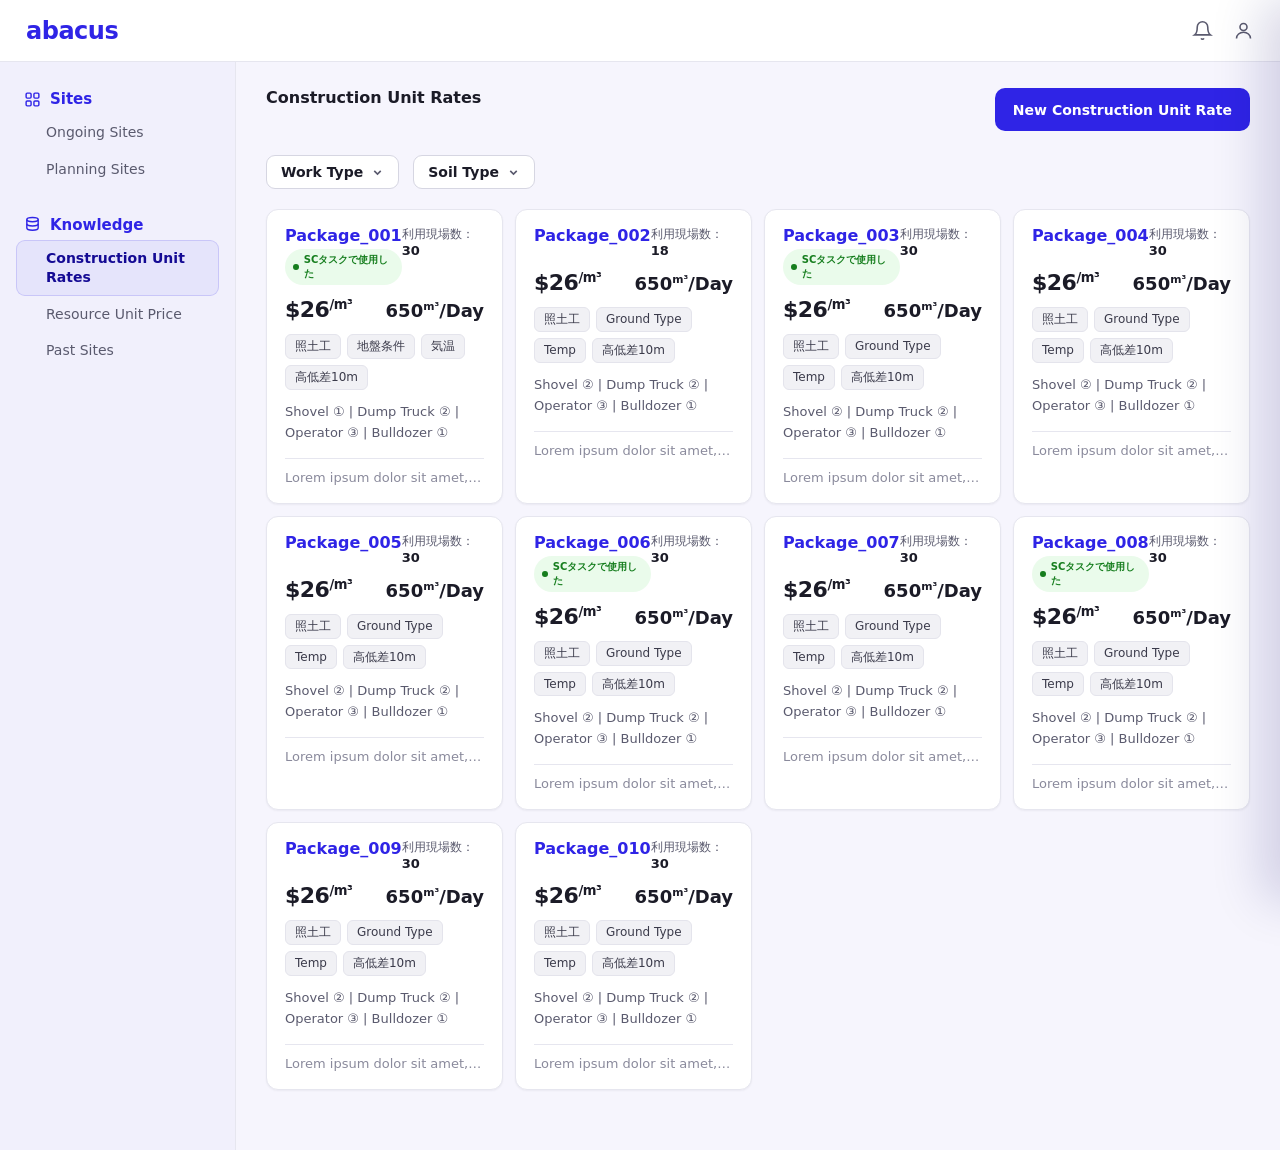
<file: cur.html>
<!DOCTYPE html>
<html lang="en">
<head>
<meta charset="UTF-8" />
<meta name="viewport" content="width=device-width, initial-scale=1.0" />
<title>Abacus · Construction Unit Rates</title>
<style>
  /* ---------- Design tokens ---------- */
  :root{
    --white:#FFFFFF;
    --black:#000000;
    --indigo-50:#E5E4FB;
    --indigo-100:#C3C0F6;
    --indigo-200:#9791F1;
    --indigo-300:#736CED;
    --indigo-400:#5148EA;
    --indigo-500:#2F24E6;
    --indigo-600:#1D14C8;
    --indigo-700:#140A94;
    --indigo-800:#0D0765;
    --indigo-900:#07043C;
    --green-50:#EAFBEB;
    --green-100:#D0F6D3;
    --green-200:#A8F0AD;
    --green-300:#78E880;
    --green-400:#54635F;
    --green-500:#28D435;
    --green-600:#1FAD29;
    --green-700:#167E1E;
    --green-800:#0D5E13;
    --green-900:#0A330D;
    --red-50:#FDE8E9;
    --red-100:#F9C9CB;
    --red-200:#F5A9AD;
    --red-300:#F18A8F;
    --red-400:#ED6B71;
    --red-500:#E94C53;
    --red-600:#C53F46;
    --red-700:#A13239;
    --red-800:#7E252C;
    --red-900:#5A181E;

    --bg-app:#F6F5FD;
    --bg-side:#F1F0FC;
    --line:#E6E6EF;
    --line-strong:#D6D6E2;
    --text:#1B1B27;
    --text-soft:#5A5A6E;
    --text-mute:#8A8A9C;
    --chip-bg:#F1F1F5;
    --chip-text:#3A3A4A;
    --danger:#D8202B;
    --danger-bg:#FDECEC;
    --warn-bg:#FFF8E6;
    --warn-line:#F2C94C;
    --radius:12px;
    --shadow-card:0 1px 2px rgba(16,16,40,.05);
    --shadow-card-hover:0 6px 18px rgba(45,36,150,.14);
    --shadow-drawer:-18px 0 48px rgba(13,7,101,.16);
    --shadow-modal:0 24px 64px rgba(7,4,60,.28);
    --font:"Inter","Helvetica Neue","Hiragino Sans","Yu Gothic UI",system-ui,-apple-system,sans-serif;
  }

  *{box-sizing:border-box;}
  html,body{height:100%;}
  body{
    margin:0;
    font-family:var(--font);
    color:var(--text);
    background:var(--bg-app);
    -webkit-font-smoothing:antialiased;
  }
  button{font-family:inherit;cursor:pointer;}

  /* ---------- App shell ---------- */
  .appbar{
    height:62px;display:flex;align-items:center;justify-content:space-between;
    padding:0 26px;background:var(--white);border-bottom:1px solid var(--line);
    position:sticky;top:0;z-index:30;
  }
  .appbar .logo a {text-decoration: none;color: var(--indigo-500);}
  .appbar .logo{font-size:24px;font-weight:800;letter-spacing:-.5px;}
  .appbar-actions{display:flex;align-items:center;gap:20px;}
  .appbar-actions svg{width:21px;height:21px;color:var(--text-soft);}

  .app{display:flex;min-height:calc(100vh - 62px);}

  /* Sidebar */
  .sidebar{
    width:236px;flex:0 0 236px;
    background:var(--bg-side);
    border-right:1px solid var(--line);
    padding:22px 16px;
  }
  .nav-group{margin-bottom:22px;}
  .nav-head{
    display:flex;align-items:center;gap:9px;
    color:var(--indigo-500);font-weight:700;font-size:15px;
    padding:6px 8px;
  }
  .nav-head svg{width:17px;height:17px;}
  .nav-item{
    display:block;padding:9px 12px 9px 30px;
    color:var(--text-soft);font-size:14px;border-radius:9px;
    text-decoration:none;line-height:1.35;cursor:pointer;
  }
  .nav-item:hover{background:#EAE9FA;}
  .nav-item.active{
    background:var(--indigo-50);color:var(--indigo-700);font-weight:600;
    box-shadow:inset 0 0 0 1px rgba(115,108,237,.25);
  }

  /* Main */
  .main{flex:1;min-width:0;display:flex;flex-direction:column;}
  .content{padding:26px 30px 60px;}
  .page-head{display:flex;justify-content:space-between;margin-bottom:24px;}
  .page-title{font-size:16px;font-weight:600;color:var(--text);margin:0 0 24px;}
  .btn-primary{
    background:var(--indigo-500);color:#fff;border:none;border-radius:10px;
    padding:11px 18px;font-size:14px;font-weight:600;
  }
  .btn-primary:hover{background:var(--indigo-600);}

  .filters{display:flex;gap:14px;margin-bottom:20px;}
  .filter{
    display:flex;align-items:center;gap:8px;
    background:var(--white);border:1px solid var(--line-strong);border-radius:9px;
    padding:8px 14px;font-size:14px;color:var(--text);font-weight:600;
  }
  .filter svg{width:13px;height:13px;color:var(--text-soft);}

  /* Card grid */
  .grid{display:grid;grid-template-columns:repeat(4,minmax(0,1fr));gap:12px;width:100%;}

  .card{
    background:var(--white);border:1px solid var(--line);border-radius:var(--radius);
    padding:16px 18px 18px;box-shadow:var(--shadow-card);cursor:pointer;
    transition:box-shadow .16s ease,transform .16s ease,border-color .16s ease;
    position:relative;min-width:0;
  }
  .card:hover{box-shadow:var(--shadow-card-hover);transform:translateY(-2px);border-color:var(--indigo-100);}
  .card-top{display:flex;align-items:flex-start;justify-content:space-between;margin-bottom:12px;}
  .card-name{color:var(--indigo-500);font-weight:700;font-size:16px;}
  .usage{font-size:12px;color:var(--text-soft);}
  .usage b{color:var(--text);font-size:13px;}
  .card-figures{display:flex;align-items:baseline;justify-content:space-between;margin-bottom:12px;}
  .price{font-size:22px;font-weight:800;letter-spacing:-.5px;}
  .price sup{font-size:.6em;}
  .rate{font-size:18px;font-weight:700;}
  .rate sup{font-size:.6em;}
  .tags{display:flex;flex-wrap:wrap;gap:6px;margin-bottom:12px;}
  .tag{
    background:var(--chip-bg);color:var(--chip-text);border:1px solid #E4E4EC;
    border-radius:6px;padding:3px 9px;font-size:12px;line-height:1.4;
  }
  .resources{font-size:13px;color:var(--text-soft);line-height:1.6;margin-bottom:14px;}
  .res-sep{color:var(--line-strong);margin:0 6px;}
  .card-memo{
    font-size:13px;color:var(--text-mute);border-top:1px solid var(--line);
    padding-top:11px;white-space:nowrap;overflow:hidden;text-overflow:ellipsis;
  }
  .card-name-container{display: flex;flex-direction: column; gap: 4px;}
  .badge-sim{
    display:inline-flex;align-items:center;gap:5px;
    background:var(--green-50);color:var(--green-700);
    font-size:10px;font-weight:600;border-radius:999px;
    padding:4px 8px; height:auto;
  }
  .badge-sim::before{content:"";width:6px;height:6px;border-radius:50%;background:var(--green-700);}

  /* ---------- Drawer ---------- */
  .scrim{
    position:fixed;inset:0;background:rgba(15,12,45,.34);
    opacity:0;visibility:hidden;transition:opacity .2s ease;z-index:40;
  }
  .scrim.show{opacity:1;visibility:visible;}

  .drawer{
    position:fixed;top:0;right:0;height:100vh;min-height:100vh;width:460px;max-width:94vw;
    background:var(--white);box-shadow:var(--shadow-drawer);z-index:50;
    transform:translateX(100%);transition:transform .26s cubic-bezier(.4,0,.2,1);
    display:flex;flex-direction:column;
  }
  .drawer.show{transform:translateX(0);}
  /* the dynamic content wrapper must itself be the flex column so the body can scroll */
  #drawerContent{display:flex;flex-direction:column;flex:1;min-height:0;}
  .drawer-head{
    display:flex;align-items:flex-start;justify-content:space-between;
    padding:20px 22px 14px;border-bottom:1px solid var(--line);
  }
  .drawer-title{font-size:18px;font-weight:700;margin:0;}
  .drawer-sub{font-size:12px;color:var(--text-mute);margin-top:3px;}
  .icon-btn{
    background:none;border:none;color:var(--text-soft);padding:6px;border-radius:8px;
    display:inline-flex;align-items:center;justify-content:center;
  }
  .icon-btn:hover{background:#F0EFFB;color:var(--indigo-600);}
  .icon-btn svg{width:18px;height:18px;}
  .drawer-body{padding:20px 22px;overflow-y:auto;flex:1;min-height:0;}
  .drawer-foot{
    display:flex;align-items:center;gap:12px;
    padding:16px 22px;border-top:1px solid var(--line);background:var(--white);
  }
  .drawer-foot .spacer{flex:1;}

  .btn-text{background:none;border:none;color:var(--indigo-500);font-size:14px;font-weight:600;padding:10px 6px;border-radius:8px;}
  .btn-text:hover{background:#F0EFFB;}
  .btn-outline{
    background:#fff;border:1.5px solid var(--indigo-300);color:var(--indigo-600);
    border-radius:9px;padding:10px 16px;font-size:14px;font-weight:600;
  }
  .btn-outline:hover{background:#F4F3FE;}

  /* Details drawer pieces */
  .pkg-row{display:flex;align-items:center;gap:10px;margin-bottom:12px;flex-wrap:wrap;}
  .pkg-name{font-size:17px;font-weight:700;}
  .pill-usage{background:var(--indigo-50);color:var(--indigo-700);font-size:12px;font-weight:600;padding:4px 8px;border-radius:999px;}
  .detail-figures{display:flex;align-items:baseline;gap:18px;color:var(--indigo-500);margin-bottom:12px;}
  .detail-figures .big{font-size:23px;font-weight:800;}
  .detail-figures .big sup{font-size:.55em;}
  .section-label{font-size:14px;font-weight:700;margin:22px 0 10px;}
  .section-label .muted{font-weight:400;color:var(--text-mute);font-size:12px;margin-left:6px;}
  .res-btn{
    display:block;text-align:center;
    background:#fff;border:1.5px solid var(--line-strong);border-radius:10px;
    padding:11px;font-size:14px;font-weight:600;color:var(--text);margin:16px auto;
  }
  .res-btn:hover{border-color:var(--indigo-300);color:var(--indigo-600);}

  .hist{padding:12px 0;border-bottom:1px solid var(--line);}
  .hist-top{display:flex;justify-content:space-between;align-items:baseline;}
  .hist-name{font-weight:700;font-size:14px;}
  .hist-figs{color:var(--text);font-weight:700;font-size:13px;}
  .hist-figs span{color:var(--indigo-500);}
  .hist-meta{font-size:12px;color:var(--text-mute);margin-top:4px;line-height:1.5;}
  .center{text-align:center;}

  .vr-row{display:flex;justify-content:space-between;font-size:13px;padding:6px 0;color:var(--text-soft);}
  .vr-row b{color:var(--text);}
  .memo-box{
    background:#FAFAFD;border:1px solid var(--line);border-radius:10px;
    padding:12px 14px;font-size:13px;color:var(--text-soft);line-height:1.6;margin-top:8px;
  }

  /* Forms (edit) */
  .field{margin-bottom:18px;}
  .field label{display:block;font-size:14px;font-weight:600;margin-bottom:7px;}
  .field label .jp{color:var(--text-mute);font-weight:400;}
  .input-wrap{position:relative;}
  .input{
    width:100%;border:1.5px solid var(--line-strong);border-radius:10px;
    padding:12px 38px 12px 14px;font-size:15px;color:var(--text);background:#fff;
    font-family:inherit;
  }
  .input:focus{outline:none;border-color:var(--indigo-400);box-shadow:0 0 0 3px rgba(81,72,234,.14);}
  .input.select{appearance:none;background:#F3F3F7;cursor:pointer;}
  textarea.input{resize:vertical;min-height:96px;padding-right:14px;line-height:1.55;}
  .input-icon{
    position:absolute;right:12px;top:50%;transform:translateY(-50%);
    color:var(--text-mute);display:flex;pointer-events:none;
  }
  .input-icon svg{width:16px;height:16px;}
  .clear-btn{position:absolute;right:10px;top:50%;transform:translateY(-50%);background:none;border:none;color:var(--text-mute);padding:4px;border-radius:50%;display:flex;}
  .clear-btn:hover{color:var(--text);background:#EEE;}

  .form-card{border:1px solid var(--line);border-radius:14px;padding:18px;margin-bottom:18px;}
  .form-section-title{font-size:15px;font-weight:700;margin:0 0 14px;}
  .form-section-title.mt{margin-top:8px;}
  .group-label{font-size:14px;font-weight:600;margin:4px 0 8px;}
  .ro-tags{display:flex;flex-wrap:wrap;gap:8px;margin-bottom:16px;}
  .ro-tag{background:var(--chip-bg);border:1px solid #E4E4EC;border-radius:7px;padding:7px 12px;font-size:13px;color:var(--chip-text);}
  .ro-tag.locked{padding-right:30px;position:relative;}
  .ro-tag.locked::after{
    content:"";position:absolute;right:9px;top:50%;transform:translateY(-50%);
    width:12px;height:12px;background:no-repeat center/contain;
    background-image:url("data:image/svg+xml,%3Csvg xmlns='http://www.w3.org/2000/svg' viewBox='0 0 24 24' fill='%238A8A9C'%3E%3Cpath d='M12 1a5 5 0 00-5 5v3H6a2 2 0 00-2 2v9a2 2 0 002 2h12a2 2 0 002-2v-9a2 2 0 00-2-2h-1V6a5 5 0 00-5-5zm3 8H9V6a3 3 0 016 0v3z'/%3E%3C/svg%3E");
  }
  .divider{height:1px;background:var(--line);margin:18px 0;}
  .warn-box{
    background:var(--warn-bg);border:1px solid var(--warn-line);border-radius:10px;
    padding:13px 15px;font-size:13px;color:#6B5300;line-height:1.6;margin-bottom:8px;
  }

  /* Removable condition chips (full edit) */
  .chips-rm{display:flex;flex-wrap:wrap;gap:8px;margin-bottom:16px;}
  .chip-rm{
    display:inline-flex;align-items:center;gap:8px;
    background:var(--chip-bg);border:1px solid #E4E4EC;border-radius:7px;
    padding:7px 10px 7px 12px;font-size:13px;color:var(--chip-text);
  }
  .chip-rm button{background:none;border:none;cursor:pointer;color:var(--text-mute);display:flex;padding:0;}
  .chip-rm button:hover{color:var(--text);}
  .chip-rm svg{width:13px;height:13px;}

  /* Resources table (full edit) */
  .res-table{
    width:100%;border-collapse:collapse;font-size:13px;
    border:1px solid var(--line-strong);border-radius:10px;overflow:hidden;margin-bottom:6px;
  }
  .res-table th{
    background:#F6F6FA;text-align:left;font-weight:700;color:var(--text);
    padding:11px 12px;border-bottom:1px solid var(--line-strong);
  }
  .res-table td{padding:7px 12px;border-bottom:1px solid var(--line);vertical-align:middle;color:var(--text);}
  .res-table tr:last-child td{border-bottom:none;}
  .res-table .rm{width:40px;text-align:center;padding-left:10px;padding-right:0;}
  .res-table .rm button{background:none;border:none;cursor:pointer;color:var(--text-mute);display:inline-flex;}
  .res-table .rm button:hover{color:var(--danger);}
  .res-table .rm svg{width:17px;height:17px;}
  .res-cell-input{
    width:100%;border:1.5px solid transparent;border-radius:6px;
    padding:6px 8px;font-size:13px;font-family:inherit;background:transparent;color:var(--text);
  }
  .res-cell-input:focus{outline:none;border-color:var(--indigo-400);background:#fff;box-shadow:0 0 0 3px rgba(81,72,234,.12);}
  .res-cell-input.muted::placeholder{color:var(--text-mute);}

  /* Locked condition chip (simulation-dependent, e.g. Soil Type) */
  .chip-lock{
    display:inline-flex;align-items:center;gap:7px;
    background:var(--chip-bg);border:1px solid #E4E4EC;border-radius:7px;
    padding:7px 12px;font-size:13px;color:var(--chip-text);
  }
  .chip-lock svg{width:13px;height:13px;color:var(--text-soft);}

  /* Add Conditions button */
  .btn-add-cond{
    display:inline-flex;align-items:center;gap:8px;
    background:#fff;border:1.5px solid var(--line-strong);border-radius:10px;
    padding:10px 16px;font-size:14px;font-weight:600;color:var(--text);
    margin-bottom:4px;
  }
  .btn-add-cond:hover{border-color:var(--indigo-300);color:var(--indigo-600);}
  .btn-add-cond svg{width:15px;height:15px;}

  /* Add-resource row inside table */
  .res-add-row td{padding:11px 12px;}
  .res-add{
    display:inline-flex;align-items:center;gap:8px;background:none;border:none;
    color:var(--indigo-500);font-size:14px;font-weight:600;padding:0;
  }
  .res-add:hover{color:var(--indigo-700);}
  .res-add svg{width:15px;height:15px;}

  /* Computed unit rate display */
  .rate-display{
    display:flex;align-items:center;gap:12px;
    background:#F3F3F7;border-radius:10px;padding:13px 16px;font-size:15px;color:var(--text);
  }
  .rate-display .val{flex:1;}
  .badge-calc{
    background:var(--green-50);color:var(--green-800);
    font-size:12px;font-weight:700;border-radius:6px;padding:4px 10px;
  }
  .link-override{
    display:inline-flex;align-items:center;gap:6px;background:none;border:none;
    color:var(--indigo-500);font-size:13px;font-weight:600;padding:0;
  }
  .link-override:hover{color:var(--indigo-700);text-decoration:underline;}
  .link-override svg{width:14px;height:14px;}

  /* Work Type combobox: free text input + chevron segment + option list */
  .combo{position:relative;}
  .combo .input{padding-right:54px;}
  .combo-toggle{
    position:absolute;right:1.5px;top:1.5px;bottom:1.5px;width:44px;
    background:none;border:none;border-left:1.5px solid var(--line-strong);
    border-radius:0 9px 9px 0;display:flex;align-items:center;justify-content:center;
    color:var(--indigo-500);
  }
  .combo-toggle:hover{background:#F4F3FE;}
  .combo-toggle svg{width:15px;height:15px;}
  .combo.open .combo-toggle svg{transform:rotate(180deg);}
  .combo-list{
    position:absolute;left:0;right:0;top:calc(100% + 6px);
    background:#fff;border:1px solid var(--line);border-radius:10px;
    box-shadow:0 10px 30px rgba(13,7,101,.16);padding:6px;z-index:70;display:none;
    max-height:220px;overflow-y:auto;
  }
  .combo.open .combo-list{display:block;}
  .combo-opt{
    display:block;width:100%;text-align:left;background:none;border:none;
    padding:10px 12px;font-size:14px;border-radius:7px;color:var(--text);
  }
  .combo-opt:hover{background:#F4F3FE;}
  .combo-opt.selected{background:var(--indigo-50);color:var(--indigo-700);font-weight:600;}

  /* More actions menu */
  .menu{
    position:absolute;top:48px;right:18px;background:#fff;border:1px solid var(--line);
    border-radius:10px;box-shadow:0 10px 30px rgba(13,7,101,.18);padding:6px;
    min-width:150px;z-index:60;display:none;
  }
  .menu.show{display:block;}
  .menu button{
    display:flex;align-items:center;gap:9px;width:100%;text-align:left;
    background:none;border:none;padding:10px 12px;font-size:14px;border-radius:7px;color:var(--text);
  }
  .menu button:hover{background:#F4F3FE;}
  .menu button.danger{color:var(--danger);}
  .menu button.danger:hover{background:var(--danger-bg);}
  .menu button svg{width:16px;height:16px;}
  .menu button[disabled]{color:var(--text-mute);cursor:not-allowed;}
  .menu button[disabled]:hover{background:none;}
  .menu-note{font-size:11px;color:var(--text-mute);padding:2px 12px 8px;line-height:1.4;}

  /* Modal */
  .modal-scrim{
    position:fixed;inset:0;background:rgba(15,12,45,.45);
    display:none;align-items:center;justify-content:center;z-index:80;padding:20px;
  }
  .modal-scrim.show{display:flex;}
  .modal{
    background:#fff;border-radius:16px;box-shadow:var(--shadow-modal);
    width:520px;max-width:100%;padding:26px 28px 28px;
    animation:pop .18s ease;
  }
  @keyframes pop{from{transform:scale(.96);opacity:0;}to{transform:scale(1);opacity:1;}}
  .modal-head{display:flex;align-items:flex-start;justify-content:space-between;margin-bottom:14px;}
  .modal-title{font-size:22px;font-weight:800;margin:0;}
  .modal-body{
    border:1px solid var(--line);border-radius:12px;padding:30px 22px;
    text-align:center;color:var(--text-soft);font-size:15px;line-height:1.7;
  }
  .modal-actions{display:flex;justify-content:center;gap:14px;margin-top:24px;}
  .btn-cancel{background:#fff;border:1.5px solid var(--line-strong);border-radius:10px;padding:11px 26px;font-size:15px;font-weight:600;color:var(--text);}
  .btn-cancel:hover{background:#F4F4F8;}
  .btn-confirm{background:var(--indigo-500);color:#fff;border:none;border-radius:10px;padding:11px 28px;font-size:15px;font-weight:700;}
  .btn-confirm:hover{background:var(--indigo-600);}
  .btn-danger{background:var(--danger);color:#fff;border:none;border-radius:10px;padding:11px 28px;font-size:15px;font-weight:700;}
  .btn-danger:hover{background:#B81820;}

  /* toast — same UI as planning.html (bottom-right card, icon + title + desc + close) */
  .toast{
    position:fixed;bottom:32px;right:24px;left:auto;
    background:var(--white);border:1.5px solid var(--line-strong);
    border-radius:8px;padding:12px 14px 12px 12px;
    display:none;align-items:flex-start;gap:10px;
    min-width:280px;max-width:420px;z-index:200;
    box-shadow:0 8px 24px rgba(0,0,0,.12);
    color:var(--text);font-size:13px;
    transform:translateY(8px);opacity:0;
    transition:opacity .2s ease, transform .2s ease;
  }
  .toast.show{display:flex;opacity:1;transform:translateY(0);}
  .toast .t-icon{flex-shrink:0;width:22px;height:22px;display:inline-flex;align-items:center;justify-content:center;}
  .toast .t-icon svg{width:22px;height:22px;}
  .toast .t-body{flex:1;min-width:0;}
  .toast .t-title{font-size:14px;font-weight:700;color:var(--text);line-height:1.35;}
  .toast .t-desc{
    font-size:12px;color:var(--text-soft);margin-top:4px;line-height:1.45;
    display:none;word-wrap:break-word;
  }
  .toast.has-desc .t-desc{display:block;}
  .toast .t-retry{
    display:none;margin-top:8px;
    height:26px;padding:0 12px;
    background:var(--white);border:1px solid var(--line-strong);
    border-radius:4px;font-size:12px;color:var(--text-soft);font-weight:600;
    cursor:pointer;
  }
  .toast.has-retry .t-retry{display:inline-block;}
  .toast .t-retry:hover{background:#F6F6FA;}
  .toast .t-close{
    background:transparent;border:none;cursor:pointer;
    color:var(--text-mute);width:22px;height:22px;
    display:flex;align-items:center;justify-content:center;
    padding:0;font-size:18px;line-height:1;flex-shrink:0;
  }
  .toast .t-close:hover{color:var(--text);}

  /* Success variant — white bg, green border + icon */
  .toast.success{border-color:var(--green-500);}
  .toast.success .t-icon{color:var(--green-500);}

  /* Error variant — red-50 bg, red border + icon */
  .toast.error{background:var(--red-50);border-color:var(--red-500);}
  .toast.error .t-icon{color:var(--red-500);}

  .hidden{display:none !important;}
</style>
</head>
<body>
<!-- Full-width app header -->
<header class="appbar">
  <div class="logo"><a href="index.html">abacus</a></div>
  <div class="appbar-actions">
    <svg viewBox="0 0 24 24" fill="none" stroke="currentColor" stroke-width="1.8"><path d="M18 8a6 6 0 10-12 0c0 7-3 9-3 9h18s-3-2-3-9"/><path d="M13.7 21a2 2 0 01-3.4 0"/></svg>
    <svg viewBox="0 0 24 24" fill="none" stroke="currentColor" stroke-width="1.8"><circle cx="12" cy="8" r="4"/><path d="M4 21c0-4 3.6-7 8-7s8 3 8 7"/></svg>
  </div>
</header>

<div class="app">
  <!-- Sidebar -->
  <aside class="sidebar">
    <div class="nav-group">
      <div class="nav-head">
        <svg viewBox="0 0 24 24" fill="none" stroke="currentColor" stroke-width="2"><rect x="3" y="3" width="7" height="7" rx="1.5"/><rect x="14" y="3" width="7" height="7" rx="1.5"/><rect x="3" y="14" width="7" height="7" rx="1.5"/><rect x="14" y="14" width="7" height="7" rx="1.5"/></svg>
        Sites
      </div>
      <a href="index.html" class="nav-item">Ongoing Sites</a>
      <a href="PlanningSitelist.html" class="nav-item">Planning Sites</a>
    </div>
    <div class="nav-group">
      <div class="nav-head">
        <svg viewBox="0 0 24 24" fill="none" stroke="currentColor" stroke-width="2"><ellipse cx="12" cy="5" rx="8" ry="3"/><path d="M4 5v6c0 1.7 3.6 3 8 3s8-1.3 8-3V5"/><path d="M4 11v6c0 1.7 3.6 3 8 3s8-1.3 8-3v-6"/></svg>
        Knowledge
      </div>
      <a class="nav-item active">Construction Unit Rates</a>
      <a class="nav-item">Resource Unit Price</a>
      <a class="nav-item">Past Sites</a>
    </div>
  </aside>

  <!-- Main -->
  <div class="main">
    <main class="content">
      <div class="page-head">
        <h1 class="page-title">Construction Unit Rates</h1>
        <button class="btn-primary" id="newBtn">New Construction Unit Rate</button>
      </div>
      <div class="filters">
        <div class="filter">Work Type
          <svg viewBox="0 0 24 24" fill="none" stroke="currentColor" stroke-width="3"><path d="M6 9l6 6 6-6"/></svg>
        </div>
        <div class="filter">Soil Type
          <svg viewBox="0 0 24 24" fill="none" stroke="currentColor" stroke-width="3"><path d="M6 9l6 6 6-6"/></svg>
        </div>
      </div>
      <div class="grid" id="cardGrid"></div>
    </main>
  </div>
</div>

<!-- Drawer -->
<div class="scrim" id="scrim"></div>
<aside class="drawer" id="drawer" aria-hidden="true">
  <div id="drawerContent"></div>
</aside>

<!-- Modals -->
<div class="modal-scrim" id="modalScrim">
  <div class="modal" id="modalBox"></div>
</div>

<!-- Toast -->
<div id="toast" class="toast" role="status" aria-live="polite">
  <span class="t-icon" id="tIcon"></span>
  <div class="t-body">
    <div class="t-title" id="tTitle"></div>
    <div class="t-desc" id="tDesc"></div>
    <button class="t-retry" id="tRetry" type="button">retry</button>
  </div>
  <button class="t-close" id="tClose" type="button" aria-label="Close">×</button>
</div>

<script>
/* =====================================================================
   DATA
===================================================================== */
const SVG = {
  edit:'<svg viewBox="0 0 24 24" fill="none" stroke="currentColor" stroke-width="1.8"><path d="M12 20h9"/><path d="M16.5 3.5a2.1 2.1 0 013 3L7 19l-4 1 1-4 12.5-12.5z"/></svg>',
  dots:'<svg viewBox="0 0 24 24" fill="currentColor"><circle cx="12" cy="5" r="2"/><circle cx="12" cy="12" r="2"/><circle cx="12" cy="19" r="2"/></svg>',
  close:'<svg viewBox="0 0 24 24" fill="none" stroke="currentColor" stroke-width="2"><path d="M18 6L6 18M6 6l12 12"/></svg>',
  copy:'<svg viewBox="0 0 24 24" fill="none" stroke="currentColor" stroke-width="1.8"><rect x="9" y="9" width="12" height="12" rx="2"/><path d="M5 15H4a2 2 0 01-2-2V4a2 2 0 012-2h9a2 2 0 012 2v1"/></svg>',
  trash:'<svg viewBox="0 0 24 24" fill="none" stroke="currentColor" stroke-width="1.8"><path d="M3 6h18M8 6V4a2 2 0 012-2h4a2 2 0 012 2v2m2 0v14a2 2 0 01-2 2H7a2 2 0 01-2-2V6"/></svg>',
  x:'<svg viewBox="0 0 24 24" fill="none" stroke="currentColor" stroke-width="2"><circle cx="12" cy="12" r="10"/><path d="M15 9l-6 6M9 9l6 6"/></svg>',
  lock:'<svg viewBox="0 0 24 24" fill="currentColor" style="width:13px;height:13px;"><path d="M12 1a5 5 0 00-5 5v3H6a2 2 0 00-2 2v9a2 2 0 002 2h12a2 2 0 002-2v-9a2 2 0 00-2-2h-1V6a5 5 0 00-5-5zm3 8H9V6a3 3 0 016 0v3z"/></svg>'
};

let CURS = [
  {
    id:'pkg-001', name:'Package_001', work:'盛土工', usage:30, rate:26, prod:650,
    conditions:['照土工','地盤条件','気温','高低差10m'],
    resources:[{n:'Shovel',q:1},{n:'Backhoe',q:2},{n:'Operator',q:12},{n:'bulldozer',q:2}],
    resShort:'Shovel ① | Dump Truck ② | Operator ③ | Bulldozer ①',
    memo:'Lorem ipsum dolor sit amet, consectetur adipiscing elit. Sed euismod, urna at elementum tempus, magna lorem tincidunt dolor, sed aliquam lectus augue vitae mauris.',
    halUnit:'Narrow', halAmount:'Moderate', usedBySim:true,
    history:[
      {site:'Site A',rate:10,prod:650,period:'2026/01/10〜2026/04/20',days:45,detail:'盛土工, XXXX, XXX',res:'Shovel(3), Dump(2)'},
      {site:'Site B',rate:15,prod:700,period:'2026/01/10〜2026/04/20',days:35,detail:'盛土工, XXXX, XXX',res:'Shovel(3), Bulldozer(1), Dump(2)'},
      {site:'Site C',rate:26,prod:800,period:'2026/01/10〜2026/04/20',days:30,detail:'盛土工, XXXX, XXX',res:'Shovel(3), Bulldozer(1), Dump(2)'}
    ]
  },
  {
    id:'pkg-002', name:'Package_002', work:'掘削工', usage:18, rate:26, prod:650,
    conditions:['照土工','Ground Type','Temp','高低差10m'],
    resources:[{n:'Shovel',q:2},{n:'Dump Truck',q:2},{n:'Operator',q:3},{n:'Bulldozer',q:1}],
    resShort:'Shovel ② | Dump Truck ② | Operator ③ | Bulldozer ①',
    memo:'Lorem ipsum dolor sit amet, consectetur adipiscing elit. Sed euismod tempus.',
    halUnit:'Moderate', halAmount:'Wide', usedBySim:false,
    history:[
      {site:'Site D',rate:22,prod:600,period:'2025/09/01〜2025/12/10',days:40,detail:'掘削工, XXXX',res:'Shovel(2), Dump(2)'}
    ]
  }
];
// generate filler cards (alternating states) to fill the grid
const fillerStates = [true,false,false,true,false,true,false,false];
fillerStates.forEach((sim,i)=>{
  CURS.push({
    id:'pkg-'+String(i+3).padStart(3,'0'),
    name:'Package_'+String(i+3).padStart(3,'0'),
    work: sim?'盛土工':'掘削工', usage:30, rate:26, prod:650,
    conditions:['照土工','Ground Type','Temp','高低差10m'],
    resources:[{n:'Shovel',q:2},{n:'Dump Truck',q:2},{n:'Operator',q:3},{n:'Bulldozer',q:1}],
    resShort:'Shovel ② | Dump Truck ② | Operator ③ | Bulldozer ①',
    memo:'Lorem ipsum dolor sit amet, consectetur adipiscing elit. Sed euismod, urna at elementum tempus.',
    halUnit:'Narrow', halAmount:'Moderate', usedBySim:sim,
    history:[{site:'Site X',rate:20,prod:650,period:'2025/06/01〜2025/09/10',days:30,detail:'XXXX',res:'Shovel(2), Dump(2)'}]
  });
});

/* =====================================================================
   STATE
===================================================================== */
let currentId = null;       // CUR being viewed/edited
let drawerMode = 'details'; // 'details' | 'edit-full' | 'edit-restricted'

const $ = sel => document.querySelector(sel);
const drawer = $('#drawer');
const scrim = $('#scrim');
const drawerContent = $('#drawerContent');
const modalScrim = $('#modalScrim');
const modalBox = $('#modalBox');

const getCur = id => CURS.find(c=>c.id===id);
const esc = s => String(s).replace(/[&<>"]/g,m=>({'&':'&amp;','<':'&lt;','>':'&gt;','"':'&quot;'}[m]));

/* =====================================================================
   CARD GRID
===================================================================== */
function renderGrid(){
  const grid = $('#cardGrid');
  grid.innerHTML = CURS.map(c=>`
    <div class="card" data-id="${c.id}">
      <div class="card-top">
        <div class="card-name-container">
          <div class="card-name">${esc(c.name)}</div>
          ${c.usedBySim?'<div class="badge-sim">SCタスクで使用した</div>':''}
        </div>
        <div class="usage">利用現場数：<b>${c.usage}</b></div>
      </div>
      <div class="card-figures">
        <div class="price">$${c.rate}<sup>/m³</sup></div>
        <div class="rate">${c.prod}<sup>m³</sup>/Day</div>
      </div>
      <div class="tags">${c.conditions.map(t=>`<span class="tag">${esc(t)}</span>`).join('')}</div>
      <div class="resources">${c.resShort}</div>
      <div class="card-memo">${esc(c.memo)}</div>
    </div>`).join('');
  grid.querySelectorAll('.card').forEach(el=>{
    el.addEventListener('click',()=>openDetails(el.dataset.id));
  });
}

/* =====================================================================
   DRAWER OPEN / CLOSE
===================================================================== */
function openDrawer(){ scrim.classList.add('show'); drawer.classList.add('show'); drawer.setAttribute('aria-hidden','false'); }
function closeDrawer(){ scrim.classList.remove('show'); drawer.classList.remove('show'); drawer.setAttribute('aria-hidden','true'); currentId=null; }
scrim.addEventListener('click',closeDrawer);

/* =====================================================================
   DETAILS VIEW
===================================================================== */
function openDetails(id){
  currentId = id; drawerMode='details';
  renderDetails();
  openDrawer();
}

function renderDetails(){
  const c = getCur(currentId);
  drawerContent.innerHTML = `
    <div class="drawer-head">
      <h2 class="drawer-title">Construction Unit Rate Details</h2>
      <div style="display:flex;gap:2px;position:relative;">
        <button class="icon-btn" title="Edit" id="dEdit">${SVG.edit}</button>
        <button class="icon-btn" title="More actions" id="dMore">${SVG.dots}</button>
        <button class="icon-btn" title="Close" id="dClose">${SVG.close}</button>
        <div class="menu" id="dMenu">
          <button id="mDup">${SVG.copy} Duplicate</button>
          ${c.usedBySim
            ? `<button disabled>${SVG.trash} Delete</button>
               <div class="menu-note">Used by Simulation tasks — cannot be deleted.</div>`
            : `<button class="danger" id="mDel">${SVG.trash} Delete</button>`}
        </div>
      </div>
    </div>
    <div class="drawer-body">
      <div class="pkg-row">
        <span class="pkg-name">${esc(c.name)}</span>
        <span class="pill-usage">利用現場数: ${c.usage}</span>
        ${c.usedBySim?'<span class="badge-sim">SCタスクで使用した</span>':''}
      </div>
      <div class="detail-figures">
        <span class="big">${c.rate}$<sup>/m³</sup></span>
        <span class="big">${c.prod}<sup>m³</sup>/Day</span>
      </div>
      <div class="tags">${c.conditions.map(t=>`<span class="tag">${esc(t)}</span>`).join('')}</div>
      <button class="res-btn">Resources Details</button>

      <div class="section-label">Usage History <span class="muted">(TOP3)</span></div>
      ${c.history.slice(0,3).map((h,i)=>`
        <div class="hist">
          <div class="hist-top">
            <div class="hist-name">${i+1}. ${esc(h.site)}</div>
            <div class="hist-figs"><span>${h.rate}$/m³</span> &nbsp; ${h.prod}m³/D</div>
          </div>
          <div class="hist-meta">Period: ${h.period} &nbsp; Working Days: ${h.days}<br>${esc(h.detail)}<br>${esc(h.res)}</div>
        </div>`).join('')}
      <div class="center"><button class="res-btn" style="margin-top:14px;">View All Records</button></div>

      <div class="section-label">Variance <span class="muted">Construction Unit Rate Fluctuation (過去現場)</span></div>
      <div class="vr-row"><span>HAL Range（Unit Rate）</span><b>${c.halUnit}</b></div>
      <div class="vr-row"><span>HAL Range（Construction Amount）</span><b>${c.halAmount}</b></div>

      <div class="section-label">memo：</div>
      <div class="memo-box">${esc(c.memo)}</div>
    </div>`;

  $('#dClose').addEventListener('click',closeDrawer);
  $('#dEdit').addEventListener('click',openEdit);
  const menu = $('#dMenu');
  $('#dMore').addEventListener('click',e=>{e.stopPropagation();menu.classList.toggle('show');});
  document.addEventListener('click',()=>menu.classList.remove('show'));
  menu.addEventListener('click',e=>e.stopPropagation());
  $('#mDup').addEventListener('click',()=>{menu.classList.remove('show');openDuplicateModal();});
  if($('#mDel')) $('#mDel').addEventListener('click',()=>{menu.classList.remove('show');openDeleteModal();});
}

/* =====================================================================
   EDIT VIEW  (full / restricted based on usedBySim)
===================================================================== */
function openEdit(){
  const c = getCur(currentId);
  drawerMode = c.usedBySim ? 'edit-restricted' : 'edit-full';
  c.usedBySim ? renderEditRestricted() : renderEditFull();
}

const WORK_TYPES = ['盛土工','掘削工','Earthwork','aaa'];

function comboField(id, value){
  return `
    <div class="combo" id="${id}Combo">
      <input class="input" id="${id}" value="${esc(value)}" autocomplete="off" />
      <button type="button" class="combo-toggle" tabindex="-1">
        <svg viewBox="0 0 24 24" fill="none" stroke="currentColor" stroke-width="2.5"><path d="M6 9l6 6 6-6"/></svg>
      </button>
      <div class="combo-list">
        ${WORK_TYPES.map(w=>`<button type="button" class="combo-opt ${w===value?'selected':''}" data-val="${esc(w)}">${esc(w)}</button>`).join('')}
      </div>
    </div>`;
}

function bindCombo(id){
  const combo = $('#'+id+'Combo');
  if(!combo) return;
  const input = combo.querySelector('.input');
  const toggle = combo.querySelector('.combo-toggle');
  toggle.addEventListener('click',e=>{
    e.stopPropagation();
    combo.classList.toggle('open');
    if(combo.classList.contains('open')) input.focus();
  });
  combo.querySelectorAll('.combo-opt').forEach(o=>o.addEventListener('click',()=>{
    input.value = o.dataset.val;
    combo.querySelectorAll('.combo-opt').forEach(x=>x.classList.toggle('selected',x===o));
    combo.classList.remove('open');
  }));
  input.addEventListener('focus',()=>combo.classList.add('open'));
  input.addEventListener('input',()=>combo.classList.add('open'));
  document.addEventListener('click',e=>{ if(!combo.contains(e.target)) combo.classList.remove('open'); });
}

const RES_PRICE = {
  'Shovel':'$45/h','Backhoe':'$60/h','Operator':'$32.21/h','Operator (Skilled)':'$32.21/h',
  'bulldozer':'$77/h','Bulldozer':'$77/h','Dump Truck':'$57.98/h'
};
const resPrice = name => RES_PRICE[name] || '--';

function resRow(name, price, qty){
  return `
    <tr>
      <td class="rm"><button type="button" class="rm-row" title="Remove">${SVG.x}</button></td>
      <td>${esc(name)}</td>
      <td><input class="res-cell-input" value="${esc(price)}" /></td>
      <td><input class="res-cell-input" style="width:56px" value="${esc(qty)}" /></td>
    </tr>`;
}
function resRowEmpty(){
  return `
    <tr>
      <td class="rm"><button type="button" class="rm-row" title="Remove">${SVG.x}</button></td>
      <td><input class="res-cell-input muted" placeholder="--" /></td>
      <td><input class="res-cell-input muted" placeholder="--" /></td>
      <td><input class="res-cell-input muted" placeholder="--" style="width:56px" /></td>
    </tr>`;
}

function renderEditFull(){
  const c = getCur(currentId);
  drawerContent.innerHTML = `
    <div class="drawer-head">
      <div>
        <h2 class="drawer-title">Edit Construction Unit Rate</h2>
        <div class="drawer-sub">Customize which columns are visible in your execution budget views.</div>
      </div>
      <button class="icon-btn" id="eClose">${SVG.close}</button>
    </div>
    <div class="drawer-body">
      <div class="form-card">
        <h3 class="form-section-title">General</h3>
        <div class="field">
          <label>Package Name</label>
          <div class="input-wrap">
            <input class="input" id="fName" value="${esc(c.name)}" />
            <button class="clear-btn" data-clear="fName">${SVG.x}</button>
          </div>
        </div>
        <div class="field">
          <label>Work Type <span class="jp">（工種）</span></label>
          ${comboField('fWork', c.work)}
        </div>

        <div class="group-label">Conditions <span class="jp">(条件)</span></div>
        <div class="chips-rm" id="condChips">
          ${c.conditions.map(t=>`<span class="chip-rm">${esc(t)} <button type="button" class="chip-x" title="Remove">${SVG.close}</button></span>`).join('')}
          <span class="chip-lock"><svg viewBox="0 0 24 24" fill="currentColor"><path d="M12 1a5 5 0 00-5 5v3H6a2 2 0 00-2 2v9a2 2 0 002 2h12a2 2 0 002-2v-9a2 2 0 00-2-2h-1V6a5 5 0 00-5-5zm3 8H9V6a3 3 0 016 0v3z"/></svg> Soil Type: Sandy</span>
        </div>
        <button type="button" class="btn-add-cond" id="addCond">
          <svg viewBox="0 0 24 24" fill="none" stroke="currentColor" stroke-width="2.5"><path d="M12 5v14M5 12h14"/></svg>
          Add Conditions
        </button>

        <div class="divider"></div>

        <h3 class="form-section-title">Resources</h3>
        <table class="res-table">
          <thead>
            <tr><th class="rm"></th><th>Resource Name</th><th>Unit Price</th><th>Quantity</th></tr>
          </thead>
          <tbody id="resBody">
            ${c.resources.map(r=>resRow(r.n, resPrice(r.n), r.q)).join('')}
            <tr class="res-add-row">
              <td colspan="4">
                <button type="button" class="res-add" id="addRes">
                  <svg viewBox="0 0 24 24" fill="none" stroke="currentColor" stroke-width="2.5"><path d="M12 5v14M5 12h14"/></svg>
                  Resources追加
                </button>
              </td>
            </tr>
          </tbody>
        </table>

        <div class="divider"></div>

        <h3 class="form-section-title">Pricing &amp; Productivity</h3>
        <div class="field">
          <label>Unit Rate <b>($/m³)</b></label>
          <div class="rate-display" id="rateDisplay">
            <span class="val">$${c.rate}/m³</span>
            <span class="badge-calc">計算した</span>
            <button type="button" class="link-override" id="rateOverride">${SVG.edit} 上書きする</button>
          </div>
          <div class="input-wrap hidden" id="rateInputWrap">
            <input class="input" id="fRate" value="$${c.rate}/m³" />
            <button class="clear-btn" data-clear="fRate">${SVG.x}</button>
          </div>
        </div>
        <div class="field" style="margin-bottom:6px;">
          <label>Productivity <b>(m³/d)</b></label>
          <div class="input-wrap">
            <input class="input" id="fProd" value="${c.prod}m³/d" />
            <button class="clear-btn" data-clear="fProd">${SVG.x}</button>
          </div>
        </div>

        <div class="divider"></div>

        <div class="field" style="margin-bottom:0;">
          <label>Memo</label>
          <textarea class="input" id="fMemo" placeholder="Lorem ipsum dolor sit amet, consectetur adipiscing elit.">${esc(c.memo)}</textarea>
        </div>
      </div>
    </div>
    <div class="drawer-foot">
      <div style="position:relative;">
        <button class="btn-outline" id="eMore">more actions</button>
        <div class="menu" id="eMenu" style="top:auto;bottom:48px;right:auto;left:0;">
          <button id="emDup">${SVG.copy} Duplicate</button>
          <button class="danger" id="emDel">${SVG.trash} Delete</button>
        </div>
      </div>
      <div class="spacer"></div>
      <button class="btn-text" id="eCancel">cancel</button>
      <button class="btn-primary" id="eUpdate">save</button>
    </div>`;

  bindClears();
  bindCombo('fWork');
  bindEditInteractions();
  $('#eClose').addEventListener('click',()=>{ renderDetails(); });
  $('#eCancel').addEventListener('click',()=>{ renderDetails(); });
  $('#eUpdate').addEventListener('click',saveFull);
  const menu = $('#eMenu');
  $('#eMore').addEventListener('click',e=>{e.stopPropagation();menu.classList.toggle('show');});
  document.addEventListener('click',()=>menu.classList.remove('show'));
  menu.addEventListener('click',e=>e.stopPropagation());
  $('#emDup').addEventListener('click',()=>{menu.classList.remove('show');openDuplicateModal();});
  $('#emDel').addEventListener('click',()=>{menu.classList.remove('show');openDeleteModal();});
}

function bindEditInteractions(){
  // chip / row removal (delegated so newly added items work too; bound once)
  if(!drawerContent.dataset.editDelegated){
    drawerContent.dataset.editDelegated = '1';
    drawerContent.addEventListener('click',e=>{
      const x = e.target.closest('.chip-x');
      if(x){ x.closest('.chip-rm').remove(); return; }
      const rm = e.target.closest('.rm-row');
      if(rm){ rm.closest('tr').remove(); return; }
    });
  }

  // + Add Conditions → append a removable chip before the locked one
  const addCond = $('#addCond');
  if(addCond) addCond.addEventListener('click',()=>{
    const chips = $('#condChips');
    const n = chips.querySelectorAll('.chip-rm').length + 1;
    const span = document.createElement('span');
    span.className = 'chip-rm';
    span.innerHTML = `item${String(n).padStart(2,'0')} <button type="button" class="chip-x" title="Remove">${SVG.close}</button>`;
    chips.insertBefore(span, chips.querySelector('.chip-lock'));
  });

  // + Resources追加 → insert an empty editable row above the add-row
  const addRes = $('#addRes');
  if(addRes) addRes.addEventListener('click',()=>{
    const addRow = addRes.closest('tr');
    addRow.insertAdjacentHTML('beforebegin', resRowEmpty());
    const newRow = addRow.previousElementSibling;
    newRow.querySelector('.res-cell-input')?.focus();
  });

  bindRateOverride();
}

function renderEditRestricted(){
  const c = getCur(currentId);
  drawerContent.innerHTML = `
    <div class="drawer-head">
      <div>
        <h2 class="drawer-title">Edit Construction Unit Rate</h2>
        <div style="margin-top:6px;"><span class="badge-sim">Used by Simulation Tasks</span></div>
      </div>
      <button class="icon-btn" id="eClose">${SVG.close}</button>
    </div>
    <div class="drawer-body">
      <div class="form-card">
        <h3 class="form-section-title">General</h3>
        <div class="field">
          <label>Package Name</label>
          <div class="input-wrap">
            <input class="input" id="fName" value="${esc(c.name)}" />
            <button class="clear-btn" data-clear="fName">${SVG.x}</button>
          </div>
        </div>
        <div class="field">
          <label>Work Type <span class="jp">（工種）</span></label>
          ${comboField('fWork', c.work)}
        </div>

        <div class="group-label">Conditions <span class="jp">(条件)</span></div>
        <div class="chips-rm">
          ${c.conditions.map(t=>`<span class="chip-lock">${SVG.lock} ${esc(t)}</span>`).join('')}
          <span class="chip-lock">${SVG.lock} Soil Type: Sandy</span>
        </div>

        <div class="divider"></div>

        <h3 class="form-section-title">Resources</h3>
        <table class="res-table">
          <thead>
            <tr><th class="rm"></th><th>Resource Name</th><th>Unit Price</th><th>Quantity</th></tr>
          </thead>
          <tbody>
            ${c.resources.map(r=>`
            <tr>
              <td class="rm"><span style="display:inline-flex;color:var(--text-mute);">${SVG.lock}</span></td>
              <td>${esc(r.n)}</td>
              <td>${esc(resPrice(r.n))}</td>
              <td>${r.q}</td>
            </tr>`).join('')}
          </tbody>
        </table>

        <div class="divider"></div>

        <h3 class="form-section-title">Pricing &amp; Productivity</h3>
        <div class="field">
          <label>Unit Rate <b>($/m³)</b></label>
          <div class="rate-display" id="rateDisplay">
            <span class="val">$${c.rate}/m³</span>
            <span class="badge-calc">計算した</span>
            <button type="button" class="link-override" id="rateOverride">${SVG.edit} 上書きする</button>
          </div>
          <div class="input-wrap hidden" id="rateInputWrap">
            <input class="input" id="fRate" value="$${c.rate}/m³" />
            <button class="clear-btn" data-clear="fRate">${SVG.x}</button>
          </div>
        </div>
        <div class="field" style="margin-bottom:0;">
          <label>Productivity <b>(m³/d)</b></label>
          <div class="rate-display">
            <span class="val">${c.prod}m³/d</span>
            <span style="display:inline-flex;color:var(--text-mute);">${SVG.lock}</span>
          </div>
        </div>

        <div class="divider"></div>

        <div class="field" style="margin-bottom:0;">
          <label>Memo</label>
          <textarea class="input" id="fMemo" placeholder="Lorem ipsum dolor sit amet, consectetur adipiscing elit.">${esc(c.memo)}</textarea>
        </div>
      </div>

      <div class="warn-box">
        この施工単価はシミュレーションタスクで使用されています。<br>
        リソースおよび生産性は変更できません。<br>
        構造的な変更を行う場合は、複製を作成してください。
      </div>
    </div>
    <div class="drawer-foot">
      <button class="btn-text" id="eClose2">Close</button>
      <div class="spacer"></div>
      <button class="btn-outline" id="eDup">Create Duplicate</button>
      <button class="btn-primary" id="eSave">Save</button>
    </div>`;

  bindClears();
  bindCombo('fWork');
  bindRateOverride();
  $('#eClose').addEventListener('click',renderDetails);
  $('#eClose2').addEventListener('click',renderDetails);
  $('#eDup').addEventListener('click',openDuplicateModal);
  $('#eSave').addEventListener('click',saveRestricted);
}

// 上書きする → swap the computed display for an editable input
function bindRateOverride(){
  const ov = $('#rateOverride');
  if(ov) ov.addEventListener('click',()=>{
    $('#rateDisplay').classList.add('hidden');
    $('#rateInputWrap').classList.remove('hidden');
    const inp = $('#fRate'); inp.focus(); inp.select();
  });
}

function bindClears(){
  drawerContent.querySelectorAll('.clear-btn').forEach(b=>{
    b.addEventListener('click',()=>{ const t=$('#'+b.dataset.clear); if(t){t.value='';t.focus();} });
  });
}

function saveFull(){
  const c = getCur(currentId);
  c.name = $('#fName').value.trim() || c.name;
  c.work = $('#fWork').value;
  c.memo = $('#fMemo').value;
  const r = parseFloat(($('#fRate').value.match(/[\d.]+/)||[])[0]); if(!isNaN(r)) c.rate=r;
  const p = parseFloat(($('#fProd').value.match(/[\d.]+/)||[])[0]); if(!isNaN(p)) c.prod=p;
  renderGrid(); renderDetails(); drawerMode='details';
  toast('Construction Unit Rate updated');
}
function saveRestricted(){
  const c = getCur(currentId);
  c.name = $('#fName').value.trim() || c.name;
  c.work = $('#fWork').value;
  c.memo = $('#fMemo').value;
  // unit rate only changes if the user explicitly pressed 上書きする
  const overridden = $('#rateInputWrap') && !$('#rateInputWrap').classList.contains('hidden');
  if(overridden){
    const r = parseFloat(($('#fRate').value.match(/[\d.]+/)||[])[0]); if(!isNaN(r)) c.rate=r;
  }
  renderGrid(); renderDetails(); drawerMode='details';
  toast('Changes saved');
}

/* =====================================================================
   MODALS
===================================================================== */
function showModal(){ modalScrim.classList.add('show'); }
function hideModal(){ modalScrim.classList.remove('show'); }
modalScrim.addEventListener('click',e=>{ if(e.target===modalScrim) hideModal(); });

function openDuplicateModal(){
  modalBox.innerHTML = `
    <div class="modal-head">
      <h2 class="modal-title">Duplicate Construction Unit Rate?</h2>
      <button class="icon-btn" id="modClose">${SVG.close}</button>
    </div>
    <div class="modal-body">
      A copy will be created. The copy can be edited<br>without affecting existing Simulation tasks.
    </div>
    <div class="modal-actions">
      <button class="btn-cancel" id="modCancel">Cancel</button>
      <button class="btn-confirm" id="modDup">Duplicate</button>
    </div>`;
  showModal();
  $('#modClose').addEventListener('click',hideModal);
  $('#modCancel').addEventListener('click',hideModal);
  $('#modDup').addEventListener('click',confirmDuplicate);
}

function confirmDuplicate(){
  const src = getCur(currentId);
  const n = CURS.length+1;
  const copy = JSON.parse(JSON.stringify(src));
  copy.id = 'pkg-copy-'+n;
  copy.name = src.name + ' (Copy)';
  copy.usedBySim = false;   // copy is treated as unused
  copy.usage = 0;
  copy.history = [];
  CURS.unshift(copy);
  hideModal();
  renderGrid();
  // open copy in full edit mode
  currentId = copy.id;
  drawerMode = 'edit-full';
  renderEditFull();
  openDrawer();
  toast('Copy created — now editing the duplicate');
}

function openDeleteModal(){
  modalBox.innerHTML = `
    <div class="modal-head">
      <h2 class="modal-title">Confirm deletion</h2>
      <button class="icon-btn" id="modClose">${SVG.close}</button>
    </div>
    <div class="modal-body">
      This action cannot be undone.<br>Confirm to delete this Construction Unit Rate.
    </div>
    <div class="modal-actions">
      <button class="btn-cancel" id="modCancel">Cancel</button>
      <button class="btn-danger" id="modDel">Confirm</button>
    </div>`;
  showModal();
  $('#modClose').addEventListener('click',hideModal);
  $('#modCancel').addEventListener('click',hideModal);
  $('#modDel').addEventListener('click',confirmDelete);
}

function confirmDelete(){
  CURS = CURS.filter(c=>c.id!==currentId);
  hideModal();
  closeDrawer();
  renderGrid();
  toast('Construction Unit Rate deleted');
}

/* =====================================================================
   NEW (reuse full edit on a blank record)
===================================================================== */
$('#newBtn').addEventListener('click',()=>{
  const blank = {
    id:'pkg-new-'+(CURS.length+1), name:'New Package', work:'盛土工', usage:0, rate:0, prod:0,
    conditions:['—'], resources:[{n:'Shovel',q:1}], resShort:'Shovel ①',
    memo:'', halUnit:'Narrow', halAmount:'Narrow', usedBySim:false, history:[]
  };
  CURS.unshift(blank);
  renderGrid();
  currentId = blank.id; drawerMode='edit-full';
  renderEditFull(); openDrawer();
});

/* =====================================================================
   TOAST — same behavior as planning.html
   toast(title)                      — defaults to success
   toast(title, 'success')
   toast(title, 'error', { desc, onRetry, persist })
===================================================================== */
const TOAST_ICONS = {
  success: '<svg viewBox="0 0 22 22" fill="none"><circle cx="11" cy="11" r="9.25" stroke="currentColor" stroke-width="1.5"/><path d="m6.5 11.5 3 3 6-6.5" stroke="currentColor" stroke-width="1.7" stroke-linecap="round" stroke-linejoin="round"/></svg>',
  error:   '<svg viewBox="0 0 22 22" fill="none"><circle cx="11" cy="11" r="9.5" fill="currentColor"/><path d="M11 6v6.5" stroke="white" stroke-width="1.8" stroke-linecap="round"/><circle cx="11" cy="15.5" r="1" fill="white"/></svg>'
};

let toastTimer;
function toast(msg, kind, opts){
  kind = kind || 'success';
  opts = opts || {};
  const t = $('#toast');
  $('#tIcon').innerHTML = TOAST_ICONS[kind] || TOAST_ICONS.success;
  $('#tTitle').textContent = msg || '';
  $('#tDesc').textContent = opts.desc || '';
  $('#tRetry').onclick = opts.onRetry ? () => { opts.onRetry(); hideToast(); } : null;
  t.className = 'toast show ' + kind
    + (opts.desc ? ' has-desc' : '')
    + (opts.onRetry ? ' has-retry' : '');
  clearTimeout(toastTimer);
  if(!opts.persist){
    const dur = kind === 'error' ? 8000 : 5000;
    toastTimer = setTimeout(hideToast, dur);
  }
}

function hideToast(){
  $('#toast').className = 'toast';
  clearTimeout(toastTimer);
}

$('#tClose').addEventListener('click', hideToast);

/* Esc to close */
document.addEventListener('keydown',e=>{
  if(e.key==='Escape'){ if(modalScrim.classList.contains('show')) hideModal(); else if(drawer.classList.contains('show')) closeDrawer(); }
});

/* init */
renderGrid();
</script>
</body>
</html>
</file>
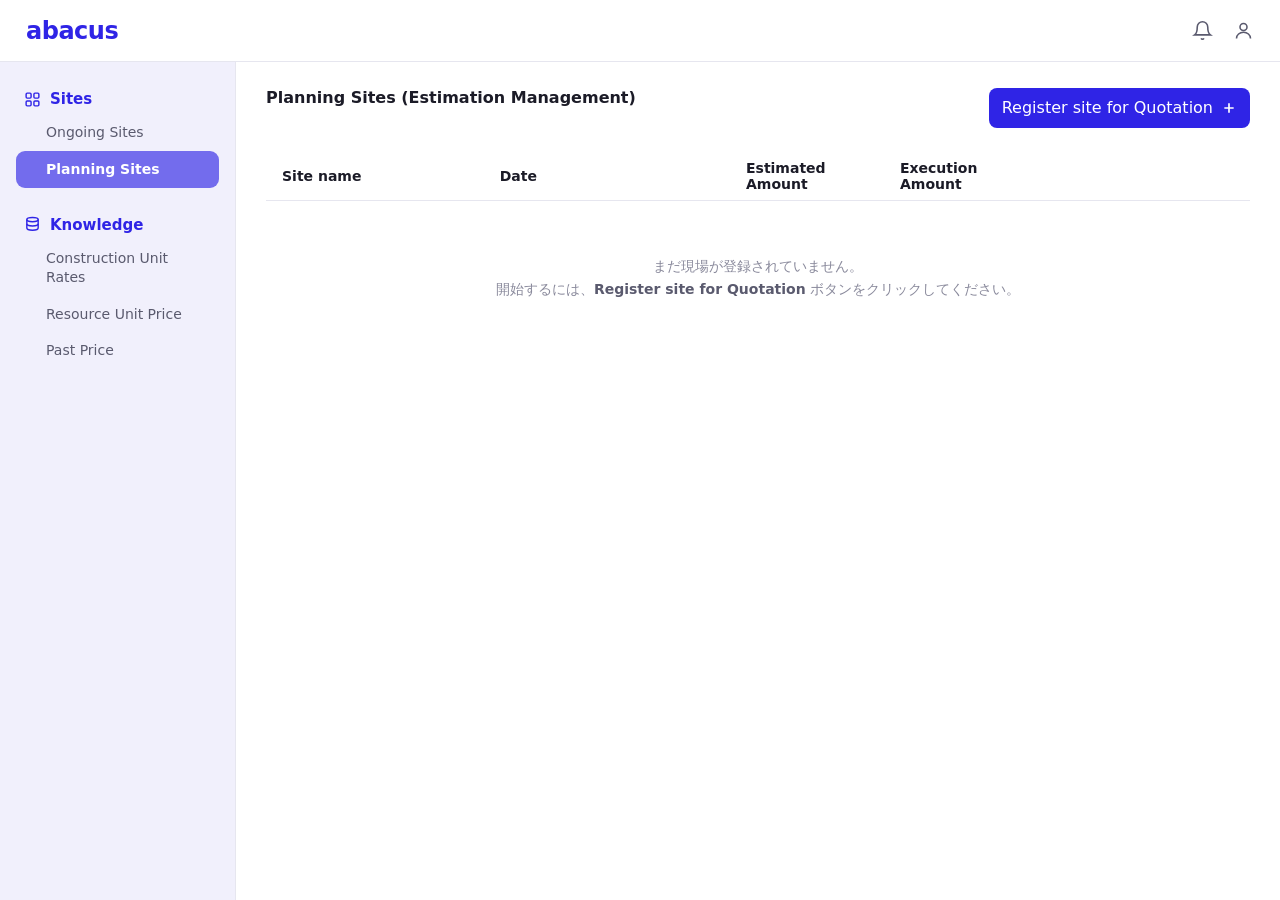
<file: PlanningSitelist.html>
<!DOCTYPE html>
<html lang="en">
<head>
<meta charset="UTF-8" />
<meta name="viewport" content="width=device-width, initial-scale=1.0" />
<title>Abacus · Planning Sites (Estimation Management)</title>
<style>
  /* ---------- Design tokens (shared with cur.html) ---------- */
  :root{
    --white:#FFFFFF;
    --black:#000000;
    --indigo-50:#E5E4FB;
    --indigo-100:#C3C0F6;
    --indigo-200:#9791F1;
    --indigo-300:#736CED;
    --indigo-400:#5148EA;
    --indigo-500:#2F24E6;
    --indigo-600:#1D14C8;
    --indigo-700:#140A94;
    --indigo-800:#0D0765;
    --indigo-900:#07043C;

    --bg-app:#F6F5FD;
    --bg-side:#F1F0FC;
    --line:#E6E6EF;
    --line-strong:#D6D6E2;
    --text:#1B1B27;
    --text-soft:#5A5A6E;
    --text-mute:#8A8A9C;
    --row-alt:#F4F4F8;
    --radius:12px;
    --font:"Inter","Helvetica Neue","Hiragino Sans","Yu Gothic UI",system-ui,-apple-system,sans-serif;
  }

  *{box-sizing:border-box;}
  html,body{height:100%;}
  body{margin:0;font-family:var(--font);color:var(--text);background:var(--bg-app);-webkit-font-smoothing:antialiased;}
  button{font-family:inherit;cursor:pointer;}

  /* ---------- App shell ---------- */
  .appbar{
    height:62px;display:flex;align-items:center;justify-content:space-between;
    padding:0 26px;background:var(--white);border-bottom:1px solid var(--line);
    position:sticky;top:0;z-index:30;
  }
  .appbar .logo a{text-decoration: none;color: var(--indigo-500);}
  .appbar .logo{font-size:24px;font-weight:800;letter-spacing:-.5px;}
  .appbar-actions{display:flex;align-items:center;gap:20px;}
  .appbar-actions svg{width:21px;height:21px;color:var(--text-soft);}

  .app{display:flex;min-height:calc(100vh - 62px);}

  .sidebar{
    width:236px;flex:0 0 236px;
    background:var(--bg-side);
    border-right:1px solid var(--line);
    padding:22px 16px;
  }
  .nav-group{margin-bottom:22px;}
  .nav-head{
    display:flex;align-items:center;gap:9px;
    color:var(--indigo-500);font-weight:700;font-size:15px;
    padding:6px 8px;
  }
  .nav-head svg{width:17px;height:17px;}
  .nav-item{
    display:block;padding:9px 12px 9px 30px;
    color:var(--text-soft);font-size:14px;border-radius:9px;
    text-decoration:none;line-height:1.35;cursor:pointer;
  }
  .nav-item:hover{background:#EAE9FA;}
  .nav-item.active{
    background:var(--indigo-300);color:var(--white);font-weight:700;
  }

  .main{flex:1;min-width:0;display:flex;flex-direction:column;}
  .content{padding:26px 30px 60px;background:var(--white);margin:0;flex:1;}

  .page-head{display:flex;justify-content:space-between;margin-bottom:24px;}
  .page-title{font-size:16px;font-weight:600;color:var(--text);margin:0;}
  .btn-register{
    background:var(--white);border:1.5px solid var(--text);border-radius:8px;
    padding:8px 16px;font-size:15px;font-weight:600;color:var(--text);
    display:inline-flex;align-items:center;gap:10px;
  }
  .btn-register:hover{background:#F6F6FA;}

  /* ---------- Table ---------- */
  .tbl{width:100%;}
  .tbl-head,.tbl-row{
    display:grid;
    grid-template-columns:minmax(0,1.35fr) minmax(0,1.55fr) minmax(130px,.8fr) minmax(95px,.55fr) 215px;
    align-items:center;gap:24px;
  }
  .tbl-head{
    padding:8px 16px;border-bottom:1px solid var(--line);
    font-size:14px;font-weight:600;color:var(--text);
  }
  .tbl-row{padding:8px 12px;}
  .tbl-row:nth-child(even){background:var(--row-alt);}
  /* newly registered site — highlighted until first opened */
  .tbl-row.is-new{background:var(--indigo-50);}

  /* status badges next to the site name */
  .badge{
    display:inline-flex;align-items:center;flex:0 0 auto;
    font-size:10px;font-weight:700;letter-spacing:.3px;
    border-radius:999px;padding:3px 9px;white-space:nowrap;
  }
  .badge-new{background:var(--white);color:var(--indigo-600);border:1px solid var(--indigo-200);}
  .badge-progress{background:#FFF4DC;color:#8A6400;border:1px solid #F0DCA8;}
  .badge-final{background:#EAFBEB;color:#167E1E;border:1px solid #BFEFC4;}

  /* empty list state */
  .empty-rows{
    padding:54px 16px;text-align:center;
    font-size:14px;color:var(--text-mute);line-height:1.6;
  }
  .empty-rows b{color:var(--text-soft);}

  .site-cell{display:flex;align-items:center;gap:14px;min-width:0;}
  .site-name{
    flex:1;min-width:0;font-weight:700;font-size:14px;line-height:1.3;
    overflow:hidden;display:-webkit-box;-webkit-line-clamp:2;-webkit-box-orient:vertical;
  }
  .last-edited{
    display:flex;flex-direction:column;gap:2px;flex:0 0 auto;
    font-size:12px;color:var(--text-soft);white-space:nowrap;
  }
  .last-edited .le-label{display:inline-flex;align-items:center;gap:6px;}
  .last-edited svg{width:14px;height:14px;flex:0 0 auto;}
  .last-edited .le-time{font-weight:700;padding-left:20px;}

  /* Announcement + Bid Date grouped in one column */
  .date-group{display:flex;align-items:center;gap:18px;min-width:0;}
  .date-pair{display:flex;    align-items: flex-start; gap: 2px; flex: 1; min-width: 0; flex-direction: column;}
  .date-label{font-size:12px;color:var(--text-soft);white-space:nowrap;}
  .date-input{
    width:100%;max-width:118px;min-width:78px;
    border:1.5px solid var(--line-strong);border-radius:8px;
    padding:8px;font-size:12px;color:var(--text);background:var(--white);font-family:inherit;
  }
  .date-input:focus{outline:none;border-color:var(--indigo-400);box-shadow:0 0 0 3px rgba(81,72,234,.14);}
  .date-input:disabled,.date-input.muted{background:#EFEFF3;border-color:#E2E2EA;color:var(--text-mute);}
  .date-input::placeholder{color:var(--text-mute);}

  .amount-cell{position:relative;}
  .amount-input{
    width:100%;border:1.5px solid var(--line-strong);border-radius:8px;
    padding:8px;font-size:14px;font-weight:700;color:var(--text);
    background:var(--white);font-family:inherit;
  }
  .amount-input:focus{outline:none;border-color:var(--indigo-400);box-shadow:0 0 0 3px rgba(81,72,234,.14);}
  .amount-input::placeholder{color:var(--text-mute);font-weight:400;}
  .amount-clear{
    position:absolute;right:8px;top:50%;transform:translateY(-50%);
    background:none;border:none;color:var(--text-mute);padding:3px;display:flex;border-radius:50%;
  }
  .amount-clear:hover{color:var(--text);background:#EEE;}
  .amount-clear svg{width:15px;height:15px;}

  .exec-cell{font-size:14px;font-weight:700;text-align:left;}

  /* floating tooltip for truncated site names */
  .tooltip{
    position:fixed;z-index:100;pointer-events:none;
    background:#1B1B27;color:#fff;padding:8px 12px;border-radius:8px;
    font-size:13px;font-weight:600;line-height:1.4;max-width:340px;
    box-shadow:0 8px 24px rgba(7,4,60,.25);
    opacity:0;visibility:hidden;transition:opacity .12s ease;
  }
  .tooltip.show{opacity:1;visibility:visible;}
  .tooltip::after{
    content:"";position:absolute;top:100%;left:18px;
    border:6px solid transparent;border-top-color:#1B1B27;
  }

  .actions-cell{display:flex;align-items:center;gap:10px;justify-content:flex-end;}
  .btn-planning{
    background:var(--indigo-500);color:#fff;border:none;border-radius:8px;
    padding:9px 22px;font-size:14px;font-weight:600;
  }
  .btn-planning:hover{background:var(--indigo-600);}
  .btn-bidresult{
    background:var(--white);color:var(--text-mute);border:1.5px solid var(--line-strong);
    border-radius:8px;padding:9px 16px;font-size:14px;font-weight:600;cursor:not-allowed;
  }
</style>
<link rel="stylesheet" href="buttons.css" />
</head>
<body>
<!-- Full-width app header -->
<header class="appbar">
  <div class="logo"><a href="index.html">abacus</a></div>
  <div class="appbar-actions">
    <svg viewBox="0 0 24 24" fill="none" stroke="currentColor" stroke-width="1.8"><path d="M18 8a6 6 0 10-12 0c0 7-3 9-3 9h18s-3-2-3-9"/><path d="M13.7 21a2 2 0 01-3.4 0"/></svg>
    <svg viewBox="0 0 24 24" fill="none" stroke="currentColor" stroke-width="1.8"><circle cx="12" cy="8" r="4"/><path d="M4 21c0-4 3.6-7 8-7s8 3 8 7"/></svg>
  </div>
</header>

<div class="app">
  <!-- Sidebar -->
  <aside class="sidebar">
    <div class="nav-group">
      <div class="nav-head">
        <svg viewBox="0 0 24 24" fill="none" stroke="currentColor" stroke-width="2"><rect x="3" y="3" width="7" height="7" rx="1.5"/><rect x="14" y="3" width="7" height="7" rx="1.5"/><rect x="3" y="14" width="7" height="7" rx="1.5"/><rect x="14" y="14" width="7" height="7" rx="1.5"/></svg>
        Sites
      </div>
      <a href="index.html" class="nav-item">Ongoing Sites</a>
      <a href="PlanningSitelist.html" class="nav-item active">Planning Sites</a>
    </div>
    <div class="nav-group">
      <div class="nav-head">
        <svg viewBox="0 0 24 24" fill="none" stroke="currentColor" stroke-width="2"><ellipse cx="12" cy="5" rx="8" ry="3"/><path d="M4 5v6c0 1.7 3.6 3 8 3s8-1.3 8-3V5"/><path d="M4 11v6c0 1.7 3.6 3 8 3s8-1.3 8-3v-6"/></svg>
        Knowledge
      </div>
      <a href="cur.html" class="nav-item">Construction Unit Rates</a>
      <a href="resource-pricing.html" class="nav-item">Resource Unit Price</a>
      <a class="nav-item">Past Price</a>
    </div>
  </aside>

  <!-- Main -->
  <div class="main">
    <main class="content">
      <div class="page-head">
        <h1 class="page-title">Planning Sites (Estimation Management)</h1>
        <button class="btn-register">Register site for Quotation
          <svg viewBox="0 0 24 24" fill="none" stroke="currentColor" stroke-width="2.5" style="width:16px;height:16px;"><path d="M12 5v14M5 12h14"/></svg>
        </button>
      </div>

      <div class="tbl">
        <div class="tbl-head">
          <div>Site name</div>
          <div>Date</div>
          <div>Estimated<br>Amount</div>
          <div>Execution Amount</div>
          <div></div>
        </div>
        <div id="rows"></div>
      </div>
    </main>
  </div>
</div>

<script>
const SVG = {
  clock:'<svg viewBox="0 0 24 24" fill="none" stroke="currentColor" stroke-width="1.8"><circle cx="12" cy="12" r="9"/><path d="M12 7v5l3 2"/></svg>',
  x:'<svg viewBox="0 0 24 24" fill="none" stroke="currentColor" stroke-width="2"><circle cx="12" cy="12" r="10"/><path d="M15 9l-6 6M9 9l6 6"/></svg>'
};

/* Row variants matching the design:
   dates: 'filled' | 'filled-muted' | 'empty' | 'empty-muted'
   est:   'input-filled' | 'input-empty' */
/* ---- persisted site list (localStorage: abacus.sites) ----
   No demo seeds: the list starts empty and users begin by
   registering a site. On load, stale entries (no saved planning
   state and not user-registered) are cleaned out. */
const SITES_KEY = 'abacus.sites';
function hasPlanState(id){ return !!localStorage.getItem('abacus.planning.' + id); }
/* Acquire Performance Data finalizes the plan — the site leaves this page.
   (It stays in abacus.sites: it will surface on Ongoing Sites later.) */
function isFinalized(id){
  try{
    const snap = JSON.parse(localStorage.getItem('abacus.planning.' + id) || 'null');
    return !!(snap && snap.acquired);
  }catch(_e){ return false; }
}
function loadSites(){
  let list = [];
  try{ list = JSON.parse(localStorage.getItem(SITES_KEY) || '[]'); }catch(_e){ list = []; }
  const cleaned = list.filter(s => s.status === 'new' || s.createdAt || hasPlanState(s.id));
  if(cleaned.length !== list.length) saveSites(cleaned);
  return cleaned;
}
function saveSites(list){
  try{ localStorage.setItem(SITES_KEY, JSON.stringify(list)); }catch(_e){}
}
let sites = loadSites();

/* badge from planning persistence: NEW → In Progress → Finalized */
function siteBadge(site){
  if(site.status === 'new') return '<span class="badge badge-new">NEW</span>';
  try{
    const snap = JSON.parse(localStorage.getItem('abacus.planning.' + site.id) || 'null');
    if(snap) return snap.acquired
      ? '<span class="badge badge-final">Finalized</span>'
      : '<span class="badge badge-progress">In Progress</span>';
  }catch(_e){}
  return '';
}

function dateInput(variant){
  const muted = variant.includes('muted') ? ' muted' : '';
  const value = variant.startsWith('filled') ? 'value="2025/00/00"' : 'placeholder="---"';
  return `<input class="date-input${muted}" ${value} ${muted ? 'disabled' : ''} />`;
}

function estCell(variant){
  if(variant === 'input-empty'){
    return `
      <div class="amount-cell">
        <input class="amount-input" placeholder="$" />
        <button class="amount-clear">${SVG.x}</button>
      </div>`;
  }
  return `
    <div class="amount-cell">
      <input class="amount-input" value="$128,940" />
    </div>`;
}

function renderRows(){
  // finalized sites (Acquire pressed) no longer belong on this page
  const visible = sites.filter(s => !isFinalized(s.id));
  if(!visible.length){
    document.getElementById('rows').innerHTML = `
      <div class="empty-rows">
        まだ現場が登録されていません。<br>開始するには、<b>Register site for Quotation</b> ボタンをクリックしてください。
      </div>`;
    return;
  }
  document.getElementById('rows').innerHTML = visible.map(r=>`
    <div class="tbl-row ${r.status==='new' ? 'is-new' : ''}">
      <div class="site-cell">
        <span class="site-name">${r.name}</span>
        ${siteBadge(r)}
        <span class="last-edited">
          <span class="le-label">${SVG.clock} Last Edited:</span>
          <span class="le-time">00:00 mm/dd/yyyy</span>
        </span>
      </div>
      <div class="date-group">
        <span class="date-pair">
          <span class="date-label">Announcement</span>
          ${dateInput(r.dates)}
        </span>
        <span class="date-pair">
          <span class="date-label">Bid Date</span>
          ${dateInput(r.dates)}
        </span>
      </div>
      ${estCell(r.est)}
      <div class="exec-cell">$128,940</div>
      <div class="actions-cell">
        <button class="btn-planning" data-id="${r.id}">Planning</button>
        <button class="btn-bidresult">Bid Result</button>
      </div>
    </div>`).join('');

  // clear button empties its sibling input
  document.querySelectorAll('.amount-clear').forEach(b=>{
    b.addEventListener('click',()=>{ const i=b.parentElement.querySelector('input'); i.value=''; i.focus(); });
  });

  // [Planning] → open the editor for THIS site; first open clears the NEW flag
  document.querySelectorAll('.btn-planning').forEach(b=>{
    b.addEventListener('click',()=>{
      const id = b.dataset.id;
      localStorage.setItem('abacus.currentSiteId', id); // fallback for pages without the URL param
      sites = sites.map(s => s.id === id ? { ...s, status: undefined } : s); // drop 'new' after first open
      saveSites(sites);
      location.href = 'planning.html?siteId=' + encodeURIComponent(id);
    });
  });

  bindNameTooltips();
}

// [Register Site for Quotation] → append a highlighted NEW site
document.querySelector('.btn-register').addEventListener('click',()=>{
  sites = [...sites, {
    id: 'site-' + Date.now(),
    name: 'Site Name',
    dates: 'filled-muted',
    est: 'input-filled',
    status: 'new',
    createdAt: Date.now()
  }];
  saveSites(sites);
  renderRows();
});

// tooltip: show full site name on hover, only when the text is truncated
const tip = document.createElement('div');
tip.className = 'tooltip';
document.body.appendChild(tip);

function bindNameTooltips(){
  document.querySelectorAll('.site-name').forEach(el=>{
    el.addEventListener('mouseenter',()=>{
      if(el.scrollHeight <= el.clientHeight + 1) return; // fully visible — no tooltip
      tip.textContent = el.textContent.trim();
      tip.classList.add('show');
      const r = el.getBoundingClientRect();
      tip.style.left = r.left + 'px';
      tip.style.top = '0px'; // place first so height is measurable
      tip.style.top = (r.top - tip.offsetHeight - 10) + 'px';
    });
    el.addEventListener('mouseleave',()=>tip.classList.remove('show'));
  });
}

renderRows();
</script>
</body>
</html>
</file>
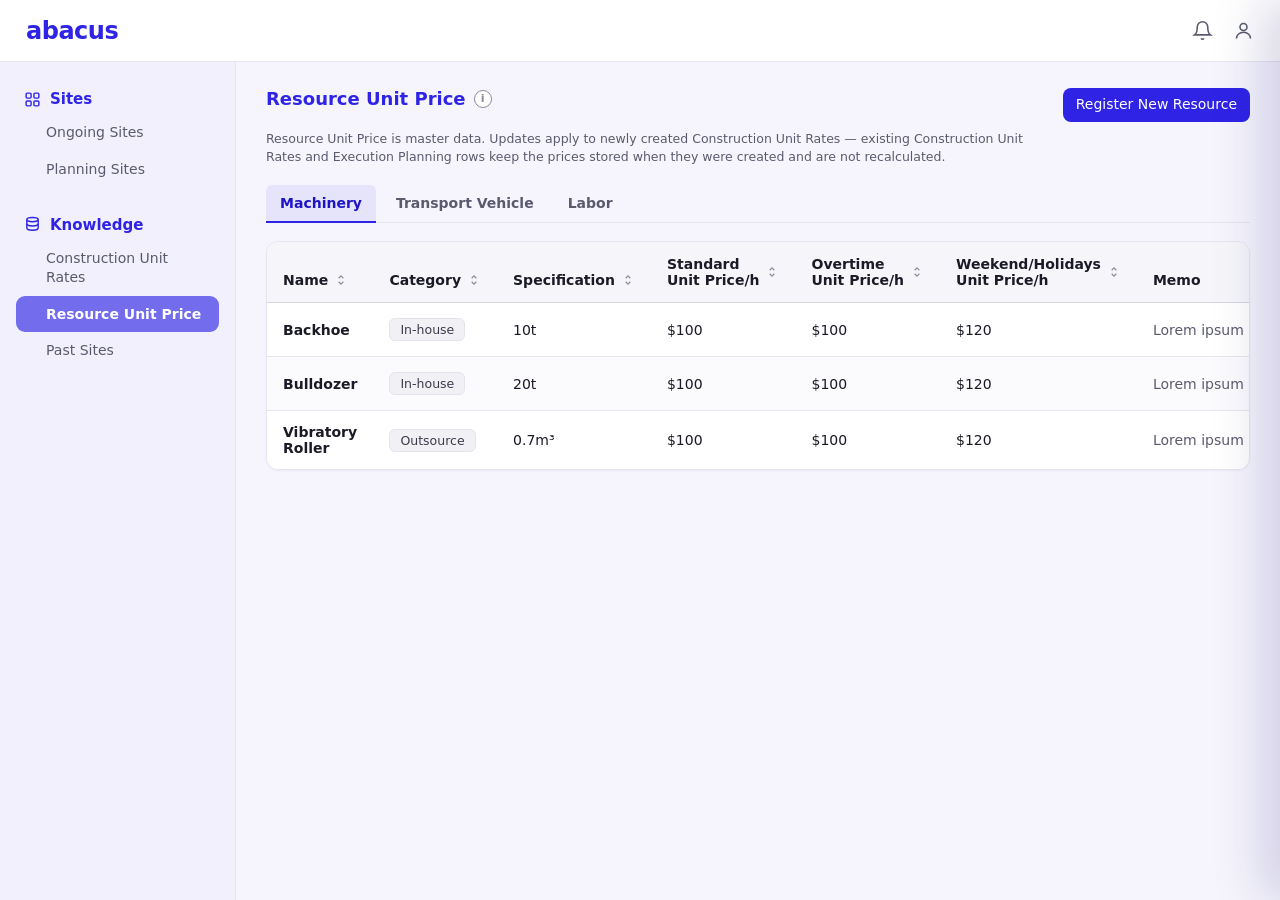
<file: resource-pricing.html>
<!DOCTYPE html>
<html lang="en">
<head>
<meta charset="UTF-8" />
<meta name="viewport" content="width=device-width, initial-scale=1.0" />
<title>Abacus · Resource Unit Price</title>
<style>
  /* ---------- Design tokens (shared with cur.html) ---------- */
  :root{
    --white:#FFFFFF;
    --indigo-50:#E5E4FB;
    --indigo-100:#C3C0F6;
    --indigo-200:#9791F1;
    --indigo-300:#736CED;
    --indigo-400:#5148EA;
    --indigo-500:#2F24E6;
    --indigo-600:#1D14C8;
    --indigo-700:#140A94;
    --green-50:#EAFBEB;
    --green-500:#28D435;
    --green-700:#167E1E;
    --green-800:#0D5E13;
    --red-50:#FDE8E9;
    --red-500:#E94C53;

    --bg-app:#F6F5FD;
    --bg-side:#F1F0FC;
    --line:#E6E6EF;
    --line-strong:#D6D6E2;
    --text:#1B1B27;
    --text-soft:#5A5A6E;
    --text-mute:#8A8A9C;
    --chip-bg:#F1F1F5;
    --chip-text:#3A3A4A;
    --danger:#D8202B;
    --danger-bg:#FDECEC;
    --warn-bg:#FFF8E6;
    --warn-line:#F2C94C;
    --radius:12px;
    --shadow-card:0 1px 2px rgba(16,16,40,.05);
    --shadow-drawer:-18px 0 48px rgba(13,7,101,.16);
    --shadow-modal:0 24px 64px rgba(7,4,60,.28);
    --font:"Inter","Helvetica Neue","Hiragino Sans","Yu Gothic UI",system-ui,-apple-system,sans-serif;
  }

  *{box-sizing:border-box;}
  html,body{height:100%;}
  body{margin:0;font-family:var(--font);color:var(--text);background:var(--bg-app);-webkit-font-smoothing:antialiased;}
  button{font-family:inherit;cursor:pointer;}

  /* ---------- App shell ---------- */
  .appbar{
    height:62px;display:flex;align-items:center;justify-content:space-between;
    padding:0 26px;background:var(--white);border-bottom:1px solid var(--line);
    position:sticky;top:0;z-index:30;
  }
  .appbar .logo a{text-decoration:none;color:var(--indigo-500);}
  .appbar .logo{font-size:24px;font-weight:800;letter-spacing:-.5px;}
  .appbar-actions{display:flex;align-items:center;gap:20px;}
  .appbar-actions svg{width:21px;height:21px;color:var(--text-soft);}

  .app{display:flex;min-height:calc(100vh - 62px);}

  /* Sidebar */
  .sidebar{width:236px;flex:0 0 236px;background:var(--bg-side);border-right:1px solid var(--line);padding:22px 16px;}
  .nav-group{margin-bottom:22px;}
  .nav-head{display:flex;align-items:center;gap:9px;color:var(--indigo-500);font-weight:700;font-size:15px;padding:6px 8px;}
  .nav-head svg{width:17px;height:17px;}
  .nav-item{display:block;padding:9px 12px 9px 30px;color:var(--text-soft);font-size:14px;border-radius:9px;text-decoration:none;line-height:1.35;cursor:pointer;}
  .nav-item:hover{background:#EAE9FA;}
  .nav-item.active{background:var(--indigo-50);color:var(--indigo-700);font-weight:600;box-shadow:inset 0 0 0 1px rgba(115,108,237,.25);}

  /* Main */
  .main{flex:1;min-width:0;display:flex;flex-direction:column;}
  .content{padding:26px 30px 60px;}
  .page-head{display:flex;justify-content:space-between;align-items:flex-start;margin-bottom:8px;gap:16px;}
  .page-title{font-size:18px;font-weight:700;color:var(--indigo-500);margin:0;display:flex;align-items:center;gap:8px;}
  .btn-primary{background:var(--indigo-500);color:#fff;border:none;border-radius:10px;padding:9px 16px;font-size:14px;font-weight:600;}
  .btn-primary:hover{background:var(--indigo-600);}

  /* Info tooltip near title */
  .info{position:relative;display:inline-flex;}
  .info-icon{width:18px;height:18px;border-radius:50%;border:1.5px solid var(--text-mute);color:var(--text-mute);
    display:inline-flex;align-items:center;justify-content:center;font-size:11px;font-weight:700;background:#fff;}
  .info:hover .info-icon{border-color:var(--indigo-400);color:var(--indigo-500);}
  .info-pop{
    position:absolute;top:26px;left:-8px;width:300px;z-index:40;
    background:var(--text);color:#fff;font-size:12px;font-weight:400;line-height:1.55;
    padding:10px 12px;border-radius:8px;box-shadow:0 10px 30px rgba(13,7,101,.22);
    opacity:0;visibility:hidden;transform:translateY(-4px);transition:opacity .15s ease,transform .15s ease;
  }
  .info:hover .info-pop{opacity:1;visibility:visible;transform:translateY(0);}

  .helper{font-size:12.5px;color:var(--text-soft);margin:0 0 18px;line-height:1.5;max-width:760px;}

  /* Tabs */
  .tabs{display:flex;gap:6px;border-bottom:1px solid var(--line);margin-bottom:18px;}
  .tab{
    background:none;border:none;padding:10px 14px;font-size:14px;font-weight:600;color:var(--text-soft);
    border-bottom:2.5px solid transparent;margin-bottom:-1px;border-radius:6px 6px 0 0;
  }
  .tab:hover{background:#EFEEFB;color:var(--indigo-600);}
  .tab.active{color:var(--indigo-600);border-bottom-color:var(--indigo-500);background:var(--indigo-50);}

  /* Table */
  .table-wrap{background:#fff;border:1px solid var(--line);border-radius:var(--radius);overflow-x:auto;box-shadow:var(--shadow-card);}
  table.rt{width:100%;min-width:1040px;border-collapse:collapse;font-size:14px;}
  table.rt thead th{
    background:#F6F6FA;text-align:left;font-weight:700;color:var(--text);
    padding:14px 16px;border-bottom:1px solid var(--line-strong);white-space:nowrap;vertical-align:bottom;
  }
  table.rt thead th.sortable{cursor:pointer;}
  table.rt thead th .th{display:inline-flex;align-items:center;gap:6px;}
  table.rt thead th .sort-ic{width:14px;height:14px;color:var(--text-mute);flex-shrink:0;}
  table.rt thead th.sorted .sort-ic{color:var(--indigo-500);}
  table.rt tbody td{padding:13px 16px;border-bottom:1px solid var(--line);color:var(--text);vertical-align:middle;}
  table.rt tbody tr:last-child td{border-bottom:none;}
  table.rt tbody tr:nth-child(even) td{background:#FBFBFE;}
  .cat-pill{display:inline-block;background:var(--chip-bg);border:1px solid #E4E4EC;color:var(--chip-text);
    border-radius:6px;padding:3px 10px;font-size:12.5px;}
  .price-cell{white-space:nowrap;color:var(--text);}

  /* Memo cell — truncate + hover popover */
  .memo-cell{position:relative;max-width:200px;}
  .memo-trunc{display:block;white-space:nowrap;overflow:hidden;text-overflow:ellipsis;color:var(--text-soft);}
  .memo-pop{
    position:absolute;top:calc(100% + 6px);left:0;width:330px;z-index:25;
    background:#fff;border:1px solid var(--line);border-radius:10px;box-shadow:0 14px 36px rgba(13,7,101,.18);
    padding:14px 16px;font-size:13px;color:var(--text-soft);line-height:1.6;
    opacity:0;visibility:hidden;transform:translateY(-4px);transition:opacity .15s ease,transform .15s ease;
    white-space:normal;
  }
  .memo-cell:hover .memo-pop{opacity:1;visibility:visible;transform:translateY(0);}

  .cell-actions{display:flex;align-items:center;gap:6px;white-space:nowrap;}
  .btn-details{
    background:#fff;border:1px solid var(--line-strong);border-radius:8px;
    padding:5px 12px;font-size:13px;font-weight:600;color:var(--text);
  }
  .btn-details:hover{border-color:var(--indigo-300);color:var(--indigo-600);}
  .icon-btn{background:none;border:none;color:var(--text-soft);padding:6px;border-radius:8px;display:inline-flex;align-items:center;justify-content:center;}
  .icon-btn:hover{background:#F0EFFB;color:var(--indigo-600);}
  .icon-btn svg{width:18px;height:18px;}
  /* boxed pencil edit button (its own border lives inside the SVG) */
  .btn-edit{background:none;border:none;padding:0;border-radius:6px;display:inline-flex;align-items:center;justify-content:center;line-height:0;}
  .btn-edit svg{width:24px;height:24px;display:block;}
  .btn-edit:hover{opacity:.78;}

  .empty{padding:60px 24px;text-align:center;color:var(--text-mute);}
  .empty h3{margin:0 0 6px;color:var(--text-soft);font-size:16px;}
  .empty p{margin:0;font-size:13.5px;}

  /* ---------- Drawer (shared pattern) ---------- */
  .scrim{position:fixed;inset:0;background:rgba(15,12,45,.34);opacity:0;visibility:hidden;transition:opacity .2s ease;z-index:40;}
  .scrim.show{opacity:1;visibility:visible;}
  .drawer{
    position:fixed;top:0;right:0;height:100vh;width:440px;max-width:94vw;background:var(--white);
    box-shadow:var(--shadow-drawer);z-index:50;transform:translateX(100%);
    transition:transform .26s cubic-bezier(.4,0,.2,1);display:flex;flex-direction:column;
  }
  .drawer.show{transform:translateX(0);}
  #drawerContent{display:flex;flex-direction:column;flex:1;min-height:0;}
  .drawer-head{display:flex;align-items:flex-start;justify-content:space-between;padding:20px 22px 14px;border-bottom:1px solid var(--line);}
  .drawer-title{font-size:18px;font-weight:700;margin:0;}
  .drawer-sub{font-size:12px;color:var(--text-mute);margin-top:3px;}
  .drawer-body{padding:20px 22px;overflow-y:auto;flex:1;min-height:0;}
  .drawer-foot{display:flex;align-items:center;gap:12px;padding:16px 22px;border-top:1px solid var(--line);background:var(--white);}
  .drawer-foot .spacer{flex:1;}

  /* Forms */
  .field{margin-bottom:18px;}
  .field label{display:block;font-size:14px;font-weight:700;margin-bottom:7px;}
  .input{width:100%;border:1.5px solid var(--line-strong);border-radius:10px;padding:12px 14px;font-size:15px;color:var(--text);background:#F3F3F7;font-family:inherit;}
  .input:focus{outline:none;border-color:var(--indigo-400);background:#fff;box-shadow:0 0 0 3px rgba(81,72,234,.14);}
  textarea.input{resize:vertical;min-height:120px;line-height:1.55;}
  .field.required label::after{content:" *";color:var(--danger);}

  .btn-text{background:none;border:none;color:var(--indigo-500);font-size:14px;font-weight:600;padding:10px 6px;border-radius:8px;}
  .btn-text:hover{background:#F0EFFB;}
  .btn-outline{background:#fff;border:1.5px solid var(--line-strong);color:var(--text);border-radius:9px;padding:9px 18px;font-size:14px;font-weight:600;}
  .btn-outline:hover{border-color:var(--danger);color:var(--danger);}
  .btn-save{background:var(--indigo-500);color:#fff;border:none;border-radius:9px;padding:10px 22px;font-size:14px;font-weight:700;}
  .btn-save:hover{background:var(--indigo-600);}

  /* Usage Actuals (details) drawer */
  .ua-row{display:flex;justify-content:space-between;gap:12px;font-size:13px;padding:8px 0;color:var(--text-soft);border-bottom:1px solid var(--line);}
  .ua-row b{color:var(--text);}
  .section-label{font-size:14px;font-weight:700;margin:22px 0 8px;}
  .hist{padding:12px 0;border-bottom:1px solid var(--line);}
  .hist-top{display:flex;justify-content:space-between;align-items:baseline;gap:10px;}
  .hist-name{font-weight:700;font-size:14px;}
  .hist-fig{color:var(--indigo-500);font-weight:700;font-size:13px;}
  .hist-meta{font-size:12px;color:var(--text-mute);margin-top:4px;line-height:1.5;}
  .ro-note{background:var(--chip-bg);border-radius:8px;padding:8px 12px;font-size:12px;color:var(--text-soft);margin-bottom:14px;}

  /* Modal (destructive only) */
  .modal-scrim{position:fixed;inset:0;background:rgba(15,12,45,.45);display:none;align-items:center;justify-content:center;z-index:80;padding:20px;}
  .modal-scrim.show{display:flex;}
  .modal{background:#fff;border-radius:16px;box-shadow:var(--shadow-modal);width:480px;max-width:100%;padding:26px 28px 28px;animation:pop .18s ease;}
  @keyframes pop{from{transform:scale(.96);opacity:0;}to{transform:scale(1);opacity:1;}}
  .modal-head{display:flex;align-items:flex-start;justify-content:space-between;margin-bottom:14px;}
  .modal-title{font-size:21px;font-weight:800;margin:0;}
  .modal-body{border:1px solid var(--line);border-radius:12px;padding:26px 22px;text-align:center;color:var(--text-soft);font-size:14.5px;line-height:1.7;}
  .modal-actions{display:flex;justify-content:center;gap:14px;margin-top:24px;}
  .btn-cancel{background:#fff;border:1.5px solid var(--line-strong);border-radius:10px;padding:11px 26px;font-size:15px;font-weight:600;color:var(--text);}
  .btn-cancel:hover{background:#F4F4F8;}
  .btn-danger{background:var(--danger);color:#fff;border:none;border-radius:10px;padding:11px 28px;font-size:15px;font-weight:700;}
  .btn-danger:hover{background:#B81820;}

  /* Toast (same as cur.html) */
  .toast{position:fixed;bottom:32px;right:24px;background:var(--white);border:1.5px solid var(--line-strong);
    border-radius:8px;padding:12px 14px 12px 12px;display:none;align-items:flex-start;gap:10px;
    min-width:280px;max-width:420px;z-index:200;box-shadow:0 8px 24px rgba(0,0,0,.12);color:var(--text);font-size:13px;
    transform:translateY(8px);opacity:0;transition:opacity .2s ease,transform .2s ease;}
  .toast.show{display:flex;opacity:1;transform:translateY(0);}
  .toast .t-icon{flex-shrink:0;width:22px;height:22px;display:inline-flex;align-items:center;justify-content:center;}
  .toast .t-icon svg{width:22px;height:22px;}
  .toast .t-body{flex:1;min-width:0;}
  .toast .t-title{font-size:14px;font-weight:700;color:var(--text);line-height:1.35;}
  .toast .t-desc{font-size:12px;color:var(--text-soft);margin-top:4px;line-height:1.45;display:none;word-wrap:break-word;}
  .toast.has-desc .t-desc{display:block;}
  .toast .t-close{background:transparent;border:none;cursor:pointer;color:var(--text-mute);width:22px;height:22px;
    display:flex;align-items:center;justify-content:center;padding:0;font-size:18px;line-height:1;flex-shrink:0;}
  .toast .t-close:hover{color:var(--text);}
  .toast.success{border-color:var(--green-500);}
  .toast.success .t-icon{color:var(--green-500);}
  .toast.error{background:var(--red-50);border-color:var(--red-500);}
  .toast.error .t-icon{color:var(--red-500);}

  .hidden{display:none !important;}
</style>
<link rel="stylesheet" href="buttons.css" />
</head>
<body>
<!-- Full-width app header -->
<header class="appbar">
  <div class="logo"><a href="index.html">abacus</a></div>
  <div class="appbar-actions">
    <svg viewBox="0 0 24 24" fill="none" stroke="currentColor" stroke-width="1.8"><path d="M18 8a6 6 0 10-12 0c0 7-3 9-3 9h18s-3-2-3-9"/><path d="M13.7 21a2 2 0 01-3.4 0"/></svg>
    <svg viewBox="0 0 24 24" fill="none" stroke="currentColor" stroke-width="1.8"><circle cx="12" cy="8" r="4"/><path d="M4 21c0-4 3.6-7 8-7s8 3 8 7"/></svg>
  </div>
</header>

<div class="app">
  <!-- Sidebar -->
  <aside class="sidebar">
    <div class="nav-group">
      <div class="nav-head">
        <svg viewBox="0 0 24 24" fill="none" stroke="currentColor" stroke-width="2"><rect x="3" y="3" width="7" height="7" rx="1.5"/><rect x="14" y="3" width="7" height="7" rx="1.5"/><rect x="3" y="14" width="7" height="7" rx="1.5"/><rect x="14" y="14" width="7" height="7" rx="1.5"/></svg>
        Sites
      </div>
      <a href="index.html" class="nav-item">Ongoing Sites</a>
      <a href="PlanningSitelist.html" class="nav-item">Planning Sites</a>
    </div>
    <div class="nav-group">
      <div class="nav-head">
        <svg viewBox="0 0 24 24" fill="none" stroke="currentColor" stroke-width="2"><ellipse cx="12" cy="5" rx="8" ry="3"/><path d="M4 5v6c0 1.7 3.6 3 8 3s8-1.3 8-3V5"/><path d="M4 11v6c0 1.7 3.6 3 8 3s8-1.3 8-3v-6"/></svg>
        Knowledge
      </div>
      <a href="cur.html" class="nav-item">Construction Unit Rates</a>
      <a href="resource-pricing.html" class="nav-item active">Resource Unit Price</a>
      <a class="nav-item">Past Sites</a>
    </div>
  </aside>

  <!-- Main -->
  <div class="main">
    <main class="content">
      <div class="page-head">
        <h1 class="page-title">
          Resource Unit Price
          <span class="info">
            <span class="info-icon">i</span>
            <span class="info-pop">Updates apply to newly created Construction Unit Rates. Existing Construction Unit Rates keep the prices stored when they were created.</span>
          </span>
        </h1>
        <button class="btn-primary" id="registerBtn">Register New Resource</button>
      </div>
      <p class="helper">Resource Unit Price is master data. Updates apply to newly created Construction Unit Rates — existing Construction Unit Rates and Execution Planning rows keep the prices stored when they were created and are not recalculated.</p>

      <div class="tabs" id="tabs"></div>
      <div class="table-wrap" id="tableWrap"></div>
    </main>
  </div>
</div>

<!-- Drawer -->
<div class="scrim" id="scrim"></div>
<aside class="drawer" id="drawer" aria-hidden="true"><div id="drawerContent"></div></aside>

<!-- Modal -->
<div class="modal-scrim" id="modalScrim"><div class="modal" id="modalBox"></div></div>

<!-- Toast -->
<div id="toast" class="toast" role="status" aria-live="polite">
  <span class="t-icon" id="tIcon"></span>
  <div class="t-body">
    <div class="t-title" id="tTitle"></div>
    <div class="t-desc" id="tDesc"></div>
  </div>
  <button class="t-close" id="tClose" type="button" aria-label="Close">×</button>
</div>

<script>
/* =====================================================================
   ICONS
===================================================================== */
const SVG = {
  edit:'<svg viewBox="0 0 24 24" fill="none" stroke="currentColor" stroke-width="1.8"><path d="M12 20h9"/><path d="M16.5 3.5a2.1 2.1 0 013 3L7 19l-4 1 1-4 12.5-12.5z"/></svg>',
  close:'<svg viewBox="0 0 24 24" fill="none" stroke="currentColor" stroke-width="2"><path d="M18 6L6 18M6 6l12 12"/></svg>',
  sort:'<svg class="sort-ic" viewBox="0 0 24 24" fill="none" stroke="currentColor" stroke-width="2"><path d="M8 9l4-4 4 4M8 15l4 4 4-4"/></svg>',
  editBox:'<svg width="24" height="24" viewBox="0 0 24 24" fill="none" xmlns="http://www.w3.org/2000/svg"><path d="M4 0.5H20C21.933 0.5 23.5 2.067 23.5 4V20C23.5 21.933 21.933 23.5 20 23.5H4C2.067 23.5 0.5 21.933 0.5 20V4C0.5 2.067 2.067 0.5 4 0.5Z" fill="white" stroke="#2F24E6"/><path d="M7 17.9981V15.9981H17V17.9981H7ZM8 14.9981V13.1231L12.525 8.59814L14.4 10.4731L9.875 14.9981H8ZM9 13.9981H9.45L13 10.4731L12.525 9.99814L9 13.5481V13.9981ZM14.9625 9.92314L13.0875 8.04814L13.9875 7.14814C14.0792 7.04814 14.1958 7.00014 14.3375 7.00414C14.4792 7.00847 14.5958 7.05647 14.6875 7.14814L15.8625 8.32314C15.9542 8.4148 16 8.52947 16 8.66714C16 8.80447 15.9542 8.92314 15.8625 9.02314L14.9625 9.92314Z" fill="#2F24E6"/></svg>'
};

/* =====================================================================
   DATA — master list, persisted under abacus.resources
===================================================================== */
const STORE_KEY = 'abacus.resources';
const TYPES = ['Machinery','Transport Vehicle','Labor'];
const LOREM = 'Lorem ipsum dolor sit amet, consectetur adipiscing elit. Sed euismod, urna at elementum tempus, magna lorem tincidunt dolor, sed aliquam lectus augue vitae mauris. Curabitur viverra, arcu a ultricies dictum, orci ex fermentum velit, non pharetra libero dolor vitae lacus.';

function seedResources(){
  return [
    {id:'res-1',type:'Machinery',name:'Backhoe',category:'In-house',specification:'10t',std:100,ot:100,wh:120,memo:LOREM,
      usage:[{site:'Site A',period:'2026/01/10〜2026/04/20',qty:2,rateAt:100},{site:'Site C',period:'2025/09/01〜2025/12/10',qty:1,rateAt:95}]},
    {id:'res-2',type:'Machinery',name:'Bulldozer',category:'In-house',specification:'20t',std:100,ot:100,wh:120,memo:LOREM,
      usage:[{site:'Site B',period:'2026/01/10〜2026/04/20',qty:1,rateAt:100}]},
    {id:'res-3',type:'Machinery',name:'Vibratory Roller',category:'Outsource',specification:'0.7m³',std:100,ot:100,wh:120,memo:LOREM,
      usage:[]},
    {id:'res-4',type:'Transport Vehicle',name:'Dump Truck',category:'Outsource',specification:'10t',std:80,ot:100,wh:120,memo:LOREM,
      usage:[{site:'Site A',period:'2026/01/10〜2026/04/20',qty:3,rateAt:80}]},
    {id:'res-5',type:'Transport Vehicle',name:'Trailer',category:'Outsource',specification:'20t',std:120,ot:150,wh:180,memo:LOREM,
      usage:[]},
    {id:'res-6',type:'Labor',name:'Operator',category:'In-house',specification:'Standard',std:25,ot:35,wh:45,memo:LOREM,
      usage:[{site:'Site A',period:'2026/01/10〜2026/04/20',qty:12,rateAt:25}]},
    {id:'res-7',type:'Labor',name:'Worker',category:'In-house',specification:'Standard',std:20,ot:30,wh:40,memo:LOREM,
      usage:[]}
  ];
}

function loadResources(){
  try{
    const raw = localStorage.getItem(STORE_KEY);
    if(raw){
      const parsed = JSON.parse(raw);
      if(Array.isArray(parsed) && parsed.length) return parsed;
    }
  }catch(e){ console.warn('Failed to read', STORE_KEY, e); }
  const seeded = seedResources();
  saveResources(seeded);
  return seeded;
}
function saveResources(list){
  try{ localStorage.setItem(STORE_KEY, JSON.stringify(list)); }
  catch(e){ console.error('Failed to persist', STORE_KEY, e); }
}

/* =====================================================================
   STATE  (immutable updates — never mutate a resource in place)
===================================================================== */
let resources = loadResources();
let activeType = TYPES[0];
let sort = { key:null, dir:1 };   // dir 1 asc, -1 desc

const $ = sel => document.querySelector(sel);
const drawer = $('#drawer'), scrim = $('#scrim'), drawerContent = $('#drawerContent');
const modalScrim = $('#modalScrim'), modalBox = $('#modalBox');
const esc = s => String(s ?? '').replace(/[&<>"]/g,m=>({'&':'&amp;','<':'&lt;','>':'&gt;','"':'&quot;'}[m]));
const money = n => '$' + (Number(n) || 0);
const getRes = id => resources.find(r => r.id === id);
const newId = () => 'res-' + (Math.max(0, ...resources.map(r => +String(r.id).replace(/\D/g,'') || 0)) + 1);
const stamp = () => { const d = new Date(); return d.toISOString().slice(0,10); };

/* =====================================================================
   TABS
===================================================================== */
function renderTabs(){
  $('#tabs').innerHTML = TYPES.map(t =>
    `<button class="tab ${t===activeType?'active':''}" data-type="${esc(t)}">${esc(t)}</button>`).join('');
  $('#tabs').querySelectorAll('.tab').forEach(b => b.addEventListener('click',()=>{
    activeType = b.dataset.type; sort = { key:null, dir:1 }; render();
  }));
}

/* =====================================================================
   TABLE
===================================================================== */
const COLS = [
  {key:'name', label:'Name', sortable:true},
  {key:'category', label:'Category', sortable:true},
  {key:'specification', label:'Specification', sortable:true},
  {key:'std', label:'Standard<br>Unit Price/h', sortable:true},
  {key:'ot', label:'Overtime<br>Unit Price/h', sortable:true},
  {key:'wh', label:'Weekend/Holidays<br>Unit Price/h', sortable:true}
];

function sortedRows(){
  const rows = resources.filter(r => r.type === activeType);
  if(!sort.key) return rows;
  return [...rows].sort((a,b)=>{
    const va = a[sort.key], vb = b[sort.key];
    const cmp = (typeof va === 'number' && typeof vb === 'number')
      ? va - vb : String(va).localeCompare(String(vb));
    return cmp * sort.dir;
  });
}

function renderTable(){
  const rows = sortedRows();
  const head = `
    <thead><tr>
      ${COLS.map(c=>`
        <th class="${c.sortable?'sortable':''} ${sort.key===c.key?'sorted':''}" ${c.sortable?`data-sort="${c.key}"`:''}>
          <span class="th">${c.label}${c.sortable?SVG.sort:''}</span>
        </th>`).join('')}
      <th>Memo</th>
      <th>Usage Actuals</th>
    </tr></thead>`;

  const body = rows.length ? `<tbody>${rows.map(r=>`
    <tr data-id="${r.id}">
      <td><b>${esc(r.name)}</b></td>
      <td><span class="cat-pill">${esc(r.category)}</span></td>
      <td>${esc(r.specification)}</td>
      <td class="price-cell">${money(r.std)}</td>
      <td class="price-cell">${money(r.ot)}</td>
      <td class="price-cell">${money(r.wh)}</td>
      <td>
        <div class="memo-cell">
          <span class="memo-trunc" title="${esc(r.memo)}">${esc(r.memo) || '—'}</span>
          ${r.memo ? `<div class="memo-pop">${esc(r.memo)}</div>` : ''}
        </div>
      </td>
      <td>
        <div class="cell-actions">
          <button class="btn-details" data-act="details">details</button>
          <button class="btn-edit" data-act="edit" title="Edit" aria-label="Edit">${SVG.editBox}</button>
        </div>
      </td>
    </tr>`).join('')}</tbody>` : '';

  $('#tableWrap').innerHTML = `<table class="rt">${head}${body}</table>` +
    (rows.length ? '' : `<div class="empty"><h3>No ${esc(activeType)} resources yet</h3><p>Click “Register New Resource” to add the first one.</p></div>`);

  // sort handlers
  $('#tableWrap').querySelectorAll('th[data-sort]').forEach(th => th.addEventListener('click',()=>{
    const k = th.dataset.sort;
    sort = (sort.key === k) ? { key:k, dir:-sort.dir } : { key:k, dir:1 };
    renderTable();
  }));
  // row action handlers
  $('#tableWrap').querySelectorAll('tr[data-id]').forEach(tr=>{
    const id = tr.dataset.id;
    tr.querySelector('[data-act="details"]')?.addEventListener('click',()=>openUsageDrawer(id));
    tr.querySelector('[data-act="edit"]')?.addEventListener('click',()=>openEditDrawer(id));
  });
}

function render(){ renderTabs(); renderTable(); }

/* =====================================================================
   DRAWER open / close
===================================================================== */
function openDrawer(){ scrim.classList.add('show'); drawer.classList.add('show'); drawer.setAttribute('aria-hidden','false'); }
function closeDrawer(){ scrim.classList.remove('show'); drawer.classList.remove('show'); drawer.setAttribute('aria-hidden','true'); }
scrim.addEventListener('click', closeDrawer);

/* ----- shared form markup ----- */
function priceField(id,label,value){
  return `<div class="field"><label>${label}</label><input class="input" id="${id}" value="${value!=null?'$'+value:''}" inputmode="decimal" /></div>`;
}
function formFields(r){
  r = r || {};
  return `
    <div class="field required"><label>Name</label><input class="input" id="fName" value="${esc(r.name||'')}" autocomplete="off" /></div>
    <div class="field"><label>Category</label><input class="input" id="fCategory" value="${esc(r.category||'')}" /></div>
    <div class="field"><label>Specification</label><input class="input" id="fSpec" value="${esc(r.specification||'')}" /></div>
    ${priceField('fStd','Standard Unit Price ($/h)', r.std)}
    ${priceField('fOt','Overtime Unit Price ($/h)', r.ot)}
    ${priceField('fWh','Weekend/Holidays Unit Price ($/h)', r.wh)}
    <div class="field" style="margin-bottom:0;"><label>Memo</label>
      <textarea class="input" id="fMemo" placeholder="Add a note (optional)">${esc(r.memo||'')}</textarea>
    </div>`;
}
const numFrom = v => { const m = String(v).match(/[\d.]+/); return m ? parseFloat(m[0]) : 0; };
function readForm(){
  return {
    name: $('#fName').value.trim(),
    category: $('#fCategory').value.trim(),
    specification: $('#fSpec').value.trim(),
    std: numFrom($('#fStd').value),
    ot: numFrom($('#fOt').value),
    wh: numFrom($('#fWh').value),
    memo: $('#fMemo').value.trim()
  };
}

/* =====================================================================
   REGISTER drawer  (registers into the active tab's type)
===================================================================== */
function openRegisterDrawer(){
  drawerContent.innerHTML = `
    <div class="drawer-head">
      <div>
        <h2 class="drawer-title">Register New Resource Unit Price</h2>
        <div class="drawer-sub">Type: ${esc(activeType)}</div>
      </div>
      <button class="icon-btn" id="dClose">${SVG.close}</button>
    </div>
    <div class="drawer-body">${formFields({})}</div>
    <div class="drawer-foot">
      <div class="spacer"></div>
      <button class="btn-cancel" id="dCancel" style="padding:9px 18px;font-size:14px;">cancel</button>
      <button class="btn-save" id="dRegister">Register</button>
    </div>`;
  openDrawer();
  setTimeout(()=>$('#fName')?.focus(),60);
  $('#dClose').addEventListener('click', closeDrawer);
  $('#dCancel').addEventListener('click', closeDrawer);
  $('#dRegister').addEventListener('click', confirmRegister);
}
function confirmRegister(){
  const data = readForm();
  if(!data.name){ toast('Name is required','error'); $('#fName')?.focus(); return; }
  const created = { id:newId(), type:activeType, ...data, usage:[], updatedAt:stamp() };
  resources = [created, ...resources];   // immutable: new array
  saveResources(resources);
  closeDrawer();
  render();
  toast('New resource registered','success',{desc:'It will be available for newly created Construction Unit Rates.'});
}

/* =====================================================================
   EDIT drawer  (explicit per-row edit — no inline editing)
===================================================================== */
function openEditDrawer(id){
  const r = getRes(id);
  if(!r) return;
  drawerContent.innerHTML = `
    <div class="drawer-head">
      <div>
        <h2 class="drawer-title">Edit Resource Unit Price</h2>
        <div class="drawer-sub">${esc(r.name)}</div>
      </div>
      <button class="icon-btn" id="dClose">${SVG.close}</button>
    </div>
    <div class="drawer-body">${formFields(r)}</div>
    <div class="drawer-foot">
      <button class="btn-outline" id="dDelete">delete</button>
      <div class="spacer"></div>
      <button class="btn-text" id="dCancel">cancel</button>
      <button class="btn-save" id="dSave">Save</button>
    </div>`;
  openDrawer();
  setTimeout(()=>$('#fName')?.focus(),60);
  $('#dClose').addEventListener('click', closeDrawer);
  $('#dCancel').addEventListener('click', closeDrawer);
  $('#dDelete').addEventListener('click',()=>openDeleteModal(id));
  $('#dSave').addEventListener('click',()=>saveEdit(id));
}
function saveEdit(id){
  const data = readForm();
  if(!data.name){ toast('Name is required','error'); $('#fName')?.focus(); return; }
  // immutable update: replace the matching record with a new object
  resources = resources.map(r => r.id === id ? { ...r, ...data, updatedAt:stamp() } : r);
  saveResources(resources);
  closeDrawer();
  render();
  // Master-data rule: existing CURs / plans are NOT recalculated.
  toast('Resource Unit Price updated.','success',{desc:'Existing Construction Unit Rates were not changed.'});
}

/* =====================================================================
   USAGE ACTUALS drawer  (read-only)
===================================================================== */
function openUsageDrawer(id){
  const r = getRes(id);
  if(!r) return;
  const usage = r.usage || [];
  drawerContent.innerHTML = `
    <div class="drawer-head">
      <div>
        <h2 class="drawer-title">Usage Actuals</h2>
        <div class="drawer-sub">${esc(r.name)} · ${esc(r.type)}</div>
      </div>
      <button class="icon-btn" id="dClose">${SVG.close}</button>
    </div>
    <div class="drawer-body">
      <div class="ro-note">Read-only · Historical usage of this resource price.</div>
      <div class="ua-row"><span>Category</span><b>${esc(r.category)||'—'}</b></div>
      <div class="ua-row"><span>Specification</span><b>${esc(r.specification)||'—'}</b></div>
      <div class="ua-row"><span>Current Standard / Overtime / Weekend</span><b>${money(r.std)} / ${money(r.ot)} / ${money(r.wh)}</b></div>

      <div class="section-label">Used in Construction (${usage.length})</div>
      ${usage.length ? usage.map((u,i)=>`
        <div class="hist">
          <div class="hist-top">
            <div class="hist-name">${i+1}. ${esc(u.site)}</div>
            <div class="hist-fig">${money(u.rateAt)}/h · ×${esc(u.qty)}</div>
          </div>
          <div class="hist-meta">Period: ${esc(u.period)}<br>Price stored at creation: ${money(u.rateAt)}/h</div>
        </div>`).join('')
        : `<div class="empty" style="padding:30px 8px;"><p>This resource price has not been used in any Construction Unit Rate yet.</p></div>`}
    </div>`;
  openDrawer();
  $('#dClose').addEventListener('click', closeDrawer);
}

/* =====================================================================
   DELETE modal  (destructive confirmation only)
===================================================================== */
function openDeleteModal(id){
  const r = getRes(id);
  if(!r) return;
  const usedCount = (r.usage || []).length;
  modalBox.innerHTML = `
    <div class="modal-head">
      <h2 class="modal-title">Delete resource?</h2>
      <button class="icon-btn" id="mClose">${SVG.close}</button>
    </div>
    <div class="modal-body">
      ${usedCount
        ? `This resource is used in <b>${usedCount}</b> Construction Unit Rate${usedCount>1?'s':''}.<br>Existing Construction Unit Rates keep their stored prices. Remove anyway?`
        : `This action cannot be undone.<br>Confirm to delete <b>${esc(r.name)}</b>.`}
    </div>
    <div class="modal-actions">
      <button class="btn-cancel" id="mCancel">Cancel</button>
      <button class="btn-danger" id="mConfirm">Delete</button>
    </div>`;
  modalScrim.classList.add('show');
  $('#mClose').addEventListener('click', hideModal);
  $('#mCancel').addEventListener('click', hideModal);
  $('#mConfirm').addEventListener('click',()=>{
    resources = resources.filter(x => x.id !== id);   // immutable
    saveResources(resources);
    hideModal();
    closeDrawer();
    render();
    toast('Resource deleted','success',{desc:'Existing Construction Unit Rates were not changed.'});
  });
}
function hideModal(){ modalScrim.classList.remove('show'); }
modalScrim.addEventListener('click', e=>{ if(e.target===modalScrim) hideModal(); });

/* =====================================================================
   TOAST  (same UI as cur.html / planning.html)
===================================================================== */
const TOAST_ICONS = {
  success:'<svg viewBox="0 0 22 22" fill="none"><circle cx="11" cy="11" r="9.25" stroke="currentColor" stroke-width="1.5"/><path d="m6.5 11.5 3 3 6-6.5" stroke="currentColor" stroke-width="1.7" stroke-linecap="round" stroke-linejoin="round"/></svg>',
  error:'<svg viewBox="0 0 22 22" fill="none"><circle cx="11" cy="11" r="9.5" fill="currentColor"/><path d="M11 6v6.5" stroke="white" stroke-width="1.8" stroke-linecap="round"/><circle cx="11" cy="15.5" r="1" fill="white"/></svg>'
};
let toastTimer;
function toast(msg, kind, opts){
  kind = (kind || 'success').trim(); opts = opts || {};
  $('#tIcon').innerHTML = TOAST_ICONS[kind] || TOAST_ICONS.success;
  $('#tTitle').textContent = msg || '';
  $('#tDesc').textContent = opts.desc || '';
  $('#toast').className = 'toast show ' + kind + (opts.desc ? ' has-desc' : '');
  clearTimeout(toastTimer);
  toastTimer = setTimeout(hideToast, kind === 'error' ? 8000 : 5000);
}
function hideToast(){ $('#toast').className = 'toast'; clearTimeout(toastTimer); }
$('#tClose').addEventListener('click', hideToast);

/* Esc to close */
document.addEventListener('keydown', e=>{
  if(e.key==='Escape'){ if(modalScrim.classList.contains('show')) hideModal(); else if(drawer.classList.contains('show')) closeDrawer(); }
});

/* wire toolbar + init */
$('#registerBtn').addEventListener('click', openRegisterDrawer);
render();
</script>
</body>
</html>
</file>
<file: buttons.css>
/* =====================================================================
   Abacus unified button system — single source of truth.
   Loaded AFTER each page's inline <style> so these rules win.

   Variants
     primary   : indigo-500 bg, white text
     secondary : white bg, indigo-500 text, 1px indigo-500 border
     tertiary  : white bg, indigo-500 text, no border
   Sizes
     large  : 8px 12px / 16px / r8
     medium : 8px 12px / 14px / r8
     small  : 4px 8px  / 12px / r8
     xs     : 2px 4px  / 10px / r4

   Mapping (existing classes → system)
     primary lg : #newBtn, .btn-register, .modal .btn-confirm
     primary md : .btn-primary, .btn.primary (planning), .btn-planning
     primary sm : .btn.btn-sm.primary (planning)
     secondary lg : .modal .btn-cancel
     secondary md : .btn-outline, .res-btn, .btn (planning plain),
                    .btn.secondary (planning), .btn-bidresult
     secondary sm : .btn-add-cond, .sc-foot button, .btn.btn-sm (planning)
     secondary xs : .toast .t-retry
     tertiary md  : .btn-text, .btn.ghost-icon, .btn.ghost, .btn.btn-link,
                    .btn.export-btn (planning)
     tertiary sm  : .res-add, .link-override
     danger (lg sizing, red kept) : .btn-danger
===================================================================== */

/* ---------- base (all mapped buttons) ---------- */
#newBtn, .btn-register, .btn-confirm,
.btn-primary, .btn.primary, .btn-planning,
.btn-cancel, .btn-outline, .btn, .btn-bidresult, .sim-sync .sim-btn,
.btn-add-cond, .sc-foot button, .btn.btn-sm, .btn.btn-xs
.toast .t-retry,
.btn-text, .res-add, .link-override,
.btn-danger {
  font-family: inherit;
  font-weight: 400;
  line-height: 1.4;
  height: auto;
  cursor: pointer;
  display: inline-flex;
  align-items: center;
  justify-content: center;
  gap: 8px;
  border: 1px solid transparent; /* keeps primary/secondary/tertiary heights equal */
  transition: background .15s ease, border-color .15s ease, color .15s ease;
}
/* Resources Details / View All Records stay full-width block buttons */
.res-btn { font-weight: 400; line-height: 1.4; cursor: pointer; border: 1px solid transparent; }

/* ---------- sizes ---------- */
/* large */
#newBtn, .btn-register, .btn-confirm, .btn-cancel, .btn-danger {
  padding: 8px 12px; font-size: 16px; border-radius: 8px;
}
/* medium */
.btn-primary, .btn.primary, .btn-planning,
.btn-outline, .res-btn, .btn, .btn.secondary, .btn-bidresult, .sim-sync .sim-btn,
.btn-text, .btn.ghost-icon, .btn.ghost, .btn.btn-link, .btn.export-btn {
  padding: 6px 12px; font-size: 14px; border-radius: 8px;
}
/* small */
.btn-add-cond, .sc-foot button,
.res-add, .link-override {
  padding: 4px 8px; font-size: 12px; border-radius: 8px;
}
.btn.btn-sm {
  border-radius: 4px;
}
/* xs */
.toast .t-retry,
.btn.btn-xs {
  padding: 2px 4px; font-size: 10px; border-radius: 4px; height: auto;
}
.btn.btn-xs {border: solid 1px #2F3137; color: #2F3137;}
.btn.btn-xs:hover:not(:disabled) {
  background: var(--indigo-50);
  color: var(--indigo-600, #1D14C8);
  border-color: var(--indigo-600, #1D14C8);
}

/* ---------- primary ---------- */
#newBtn, .btn-register, .btn-confirm,
.btn-primary, .btn.primary, .btn-planning,
.btn.btn-sm.primary {
  background: var(--indigo-500, #2F24E6);
  color: #fff;
  border-color: transparent;
  font-weight: 400;
}
#newBtn:hover:not(:disabled), .btn-register:hover:not(:disabled), .btn-confirm:hover:not(:disabled),
.btn-primary:hover:not(:disabled), .btn.primary:hover:not(:disabled), .btn-planning:hover:not(:disabled),
.btn.btn-sm.primary:hover:not(:disabled) {
  background: var(--indigo-600, #1D14C8);
  border-color: transparent;
  color: #fff;
}

/* ---------- secondary ---------- */
.btn-cancel, .btn-outline, .res-btn, .btn, .btn.secondary, .btn-bidresult, .sim-sync .sim-btn,
.btn-add-cond, .sc-foot button, .btn.btn-sm,
.toast .t-retry {
  background: var(--white, #FFFFFF);
  color: var(--indigo-500, #2F24E6);
  border: 1px solid var(--indigo-500, #2F24E6);
  font-weight: 400;
}
.btn-cancel:hover:not(:disabled), .btn-outline:hover:not(:disabled), .res-btn:hover:not(:disabled),
.btn:hover:not(:disabled), .btn.secondary:hover:not(:disabled), .btn-bidresult:hover:not(:disabled),
.sim-sync .sim-btn:hover:not(:disabled),
.btn-add-cond:hover:not(:disabled), .sc-foot button:hover:not(:disabled), .btn.btn-sm:hover:not(:disabled),
.toast .t-retry:hover:not(:disabled) {
  background: var(--indigo-50);
  color: var(--indigo-600, #1D14C8);
  border-color: var(--indigo-600, #1D14C8);
}

/* ---------- tertiary ---------- */
.btn-text, .btn.ghost-icon, .btn.ghost, .btn.btn-link, .btn.export-btn,
.res-add, .link-override {
  background: none;
  color: var(--indigo-500, #2F24E6);
  border: 1px solid transparent;
  font-weight: 400;
}
.btn-text:hover:not(:disabled), .btn.ghost-icon:hover:not(:disabled), .btn.ghost:hover:not(:disabled),
.btn.btn-link:hover:not(:disabled), .btn.export-btn:hover:not(:disabled),
.res-add:hover:not(:disabled), .link-override:hover:not(:disabled) {
  background: #F0EFFB;
  color: var(--indigo-600, #1D14C8);
  border-color: transparent;
  text-decoration: none;
}

/* ---------- danger (red kept, sizing conformed) ---------- */
.btn-danger { background: var(--danger, #D8202B); color: #fff; border-color: transparent; }
.btn-danger:hover:not(:disabled) { background: #B81820; }
.btn.danger-ghost { color: var(--red-600, #C53F46); background: var(--white, #FFFFFF); border-color: transparent; }

/* ---------- disabled (uniform) ---------- */
#newBtn:disabled, .btn-register:disabled, .btn-confirm:disabled,
.btn-primary:disabled, .btn.primary:disabled, .btn-planning:disabled,
.btn-cancel:disabled, .btn-outline:disabled, .btn:disabled, .btn-bidresult,
.btn-add-cond:disabled, .sc-foot button:disabled, .btn.btn-sm:disabled,
.btn-text:disabled, .res-add:disabled, .link-override:disabled, .btn-danger:disabled,
.sim-sync .sim-btn:disabled {
  opacity: .5;
  cursor: not-allowed;
}

/* icons inside mapped buttons scale with the button */
.btn-register svg, .btn-add-cond svg, .sc-foot button svg, .res-add svg, .link-override svg {
  width: 1.1em; height: 1.1em;
}

/* =====================================================================
   Unified side navigation (cur.html / index.html / PlanningSitelist.html)
   hover  : indigo-50 background
   active : indigo-300 background, white text
===================================================================== */
.sidebar .nav-item:hover {
  background: var(--indigo-50, #E5E4FB);
}
.sidebar .nav-item.active,
.sidebar .nav-item.active:hover {
  background: var(--indigo-300, #736CED);
  color: var(--white, #FFFFFF);
  font-weight: 700;
  box-shadow: none;
}
</file>
